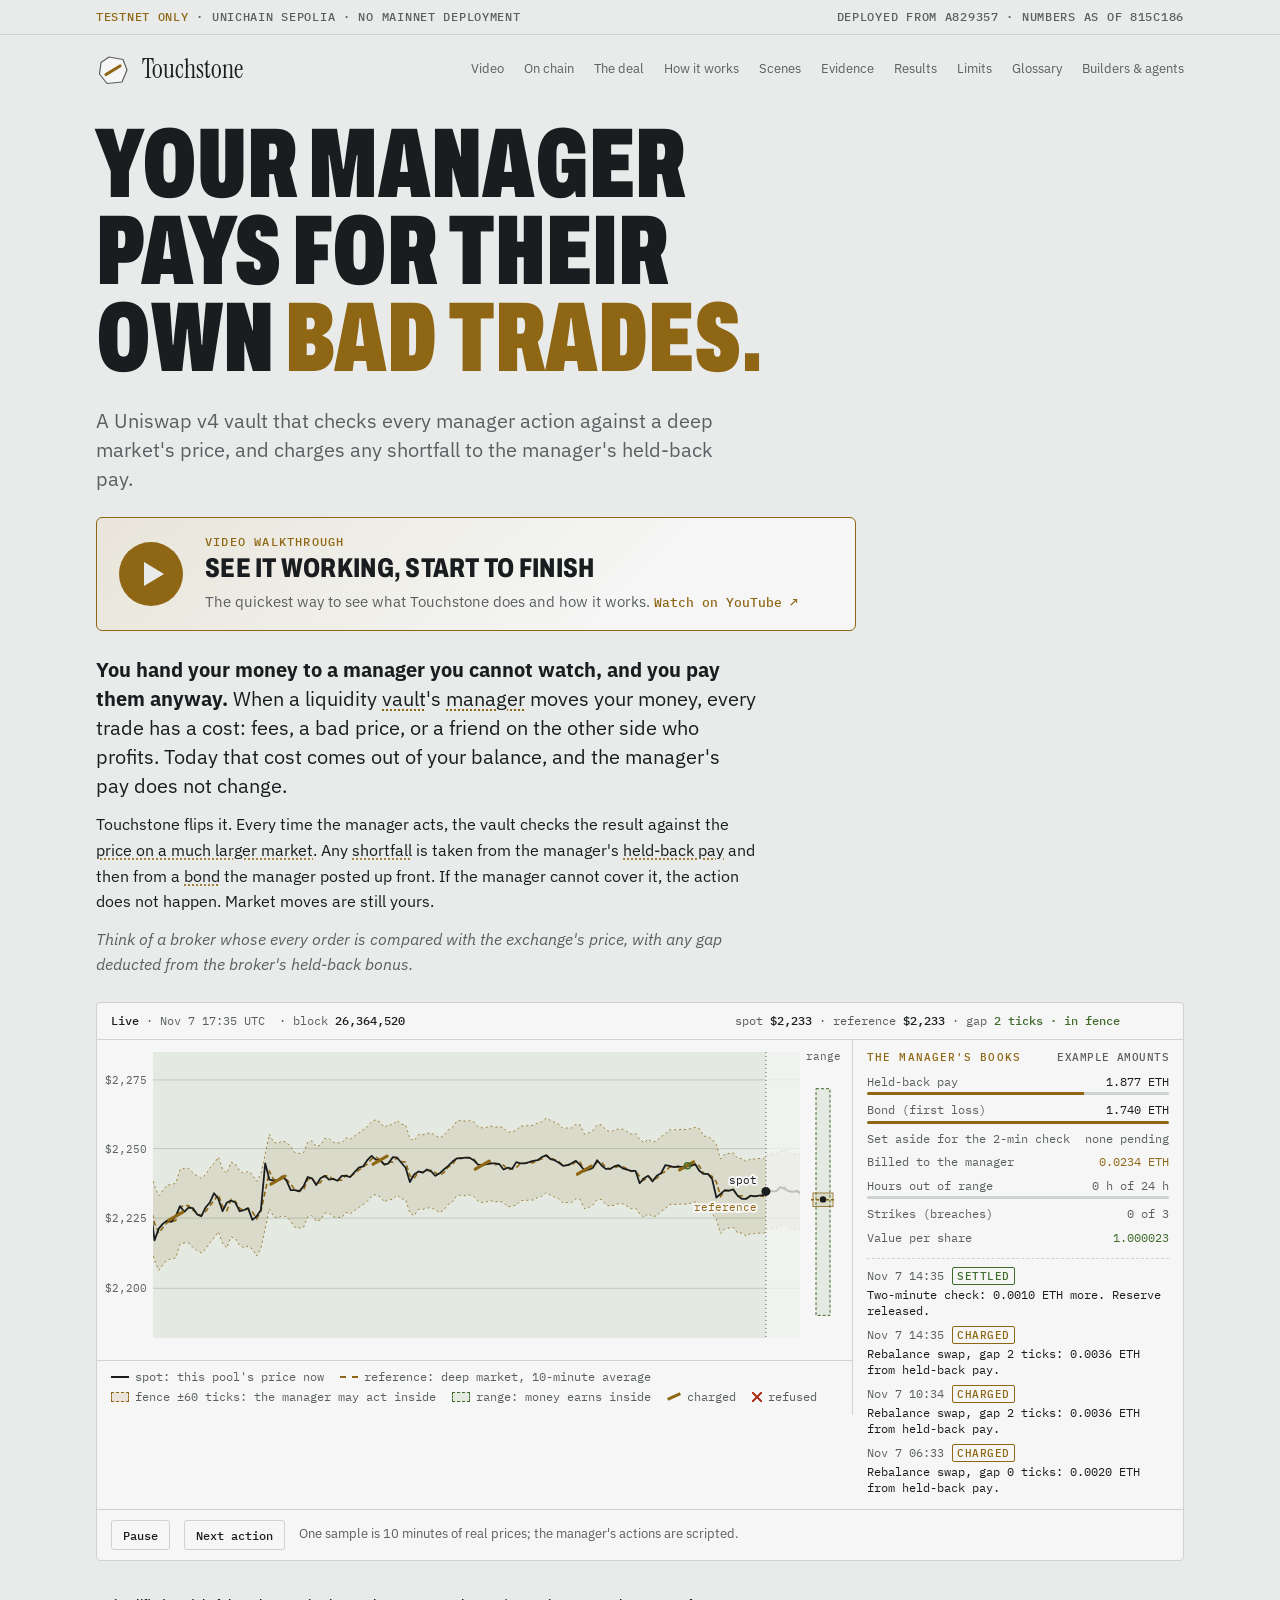
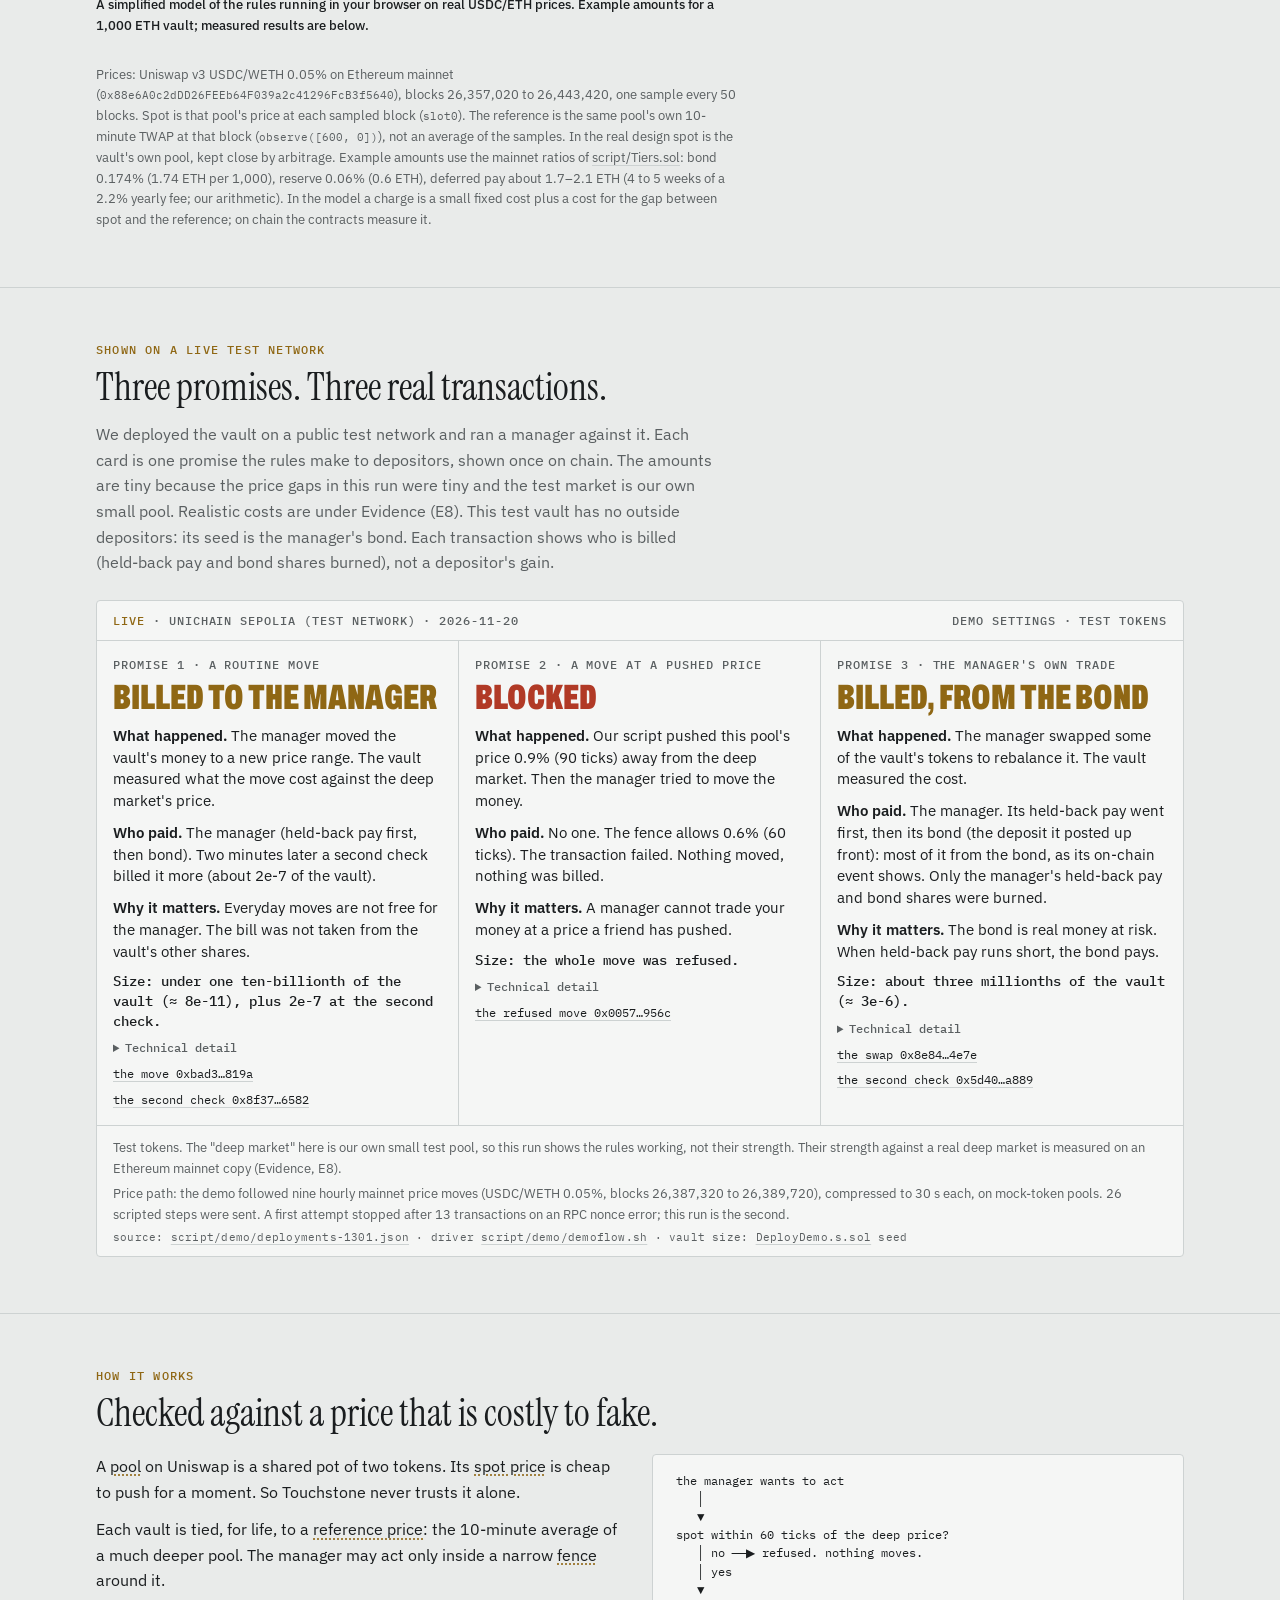
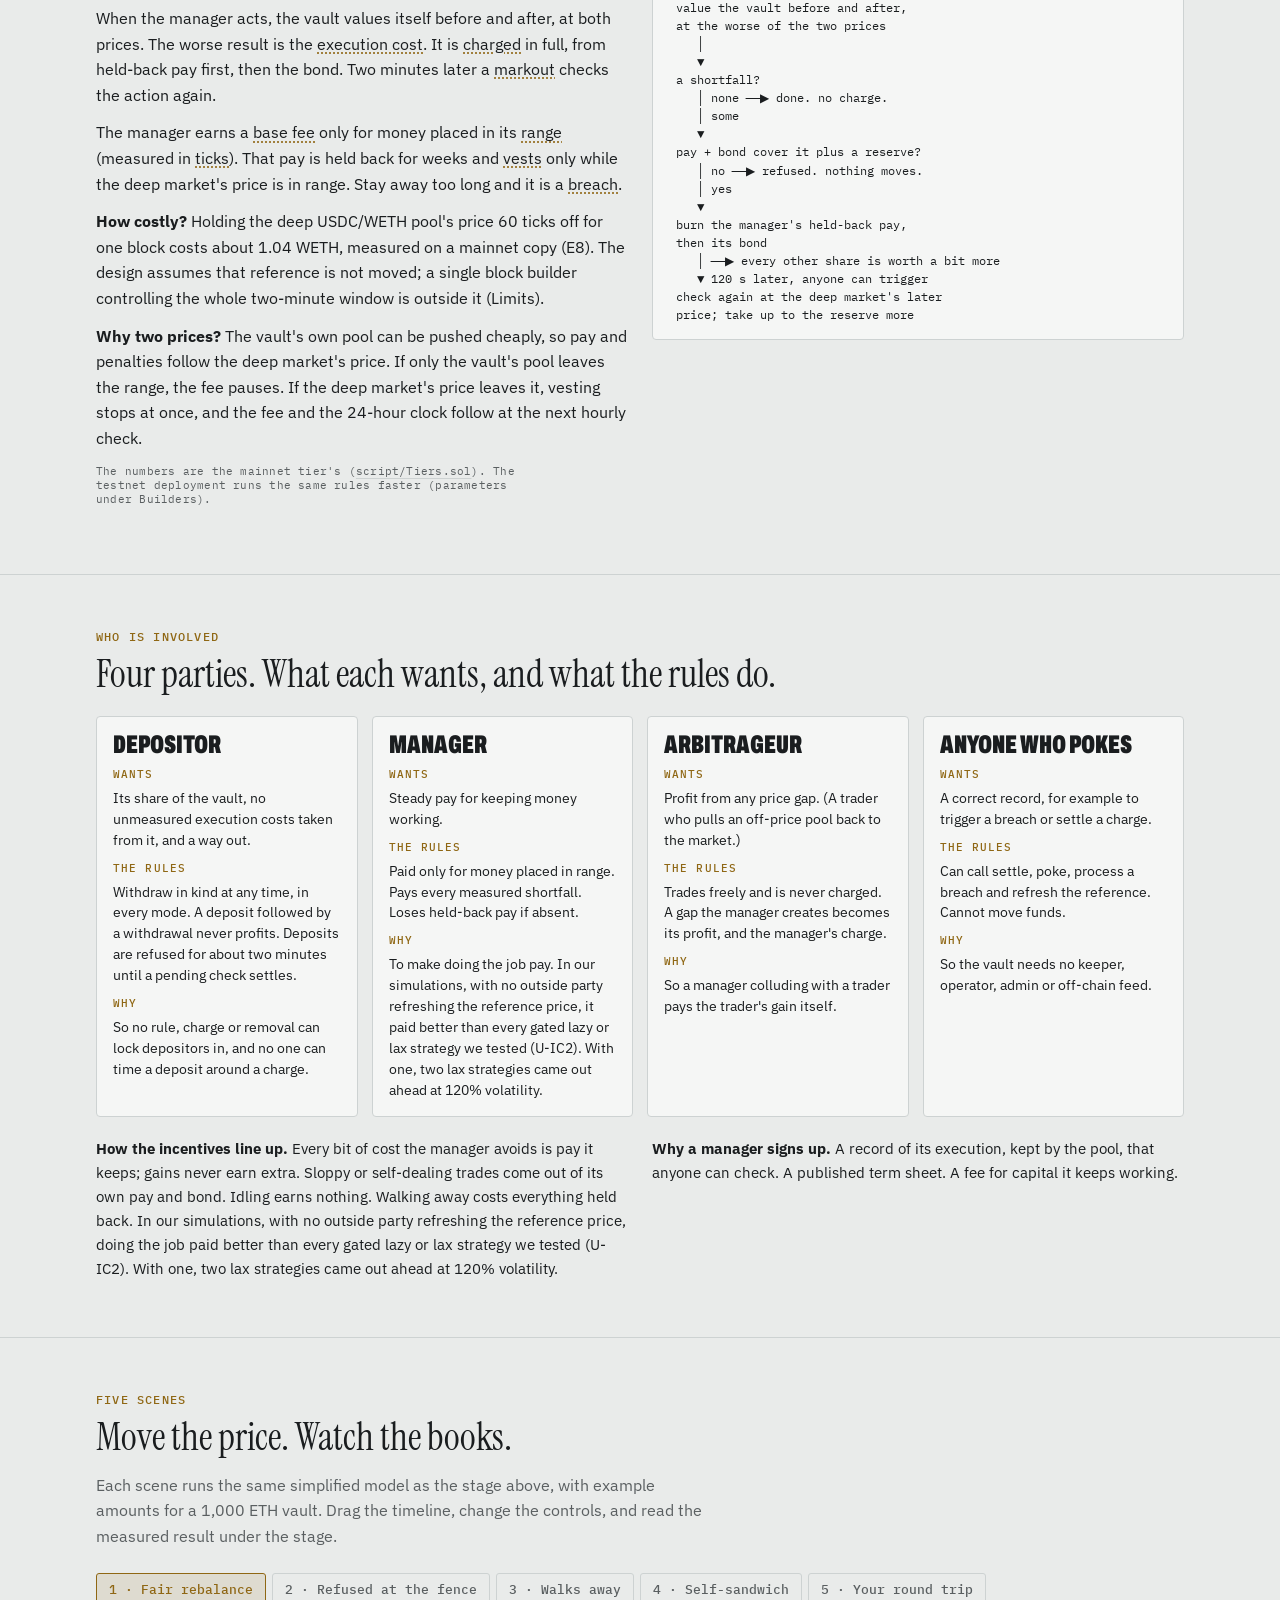
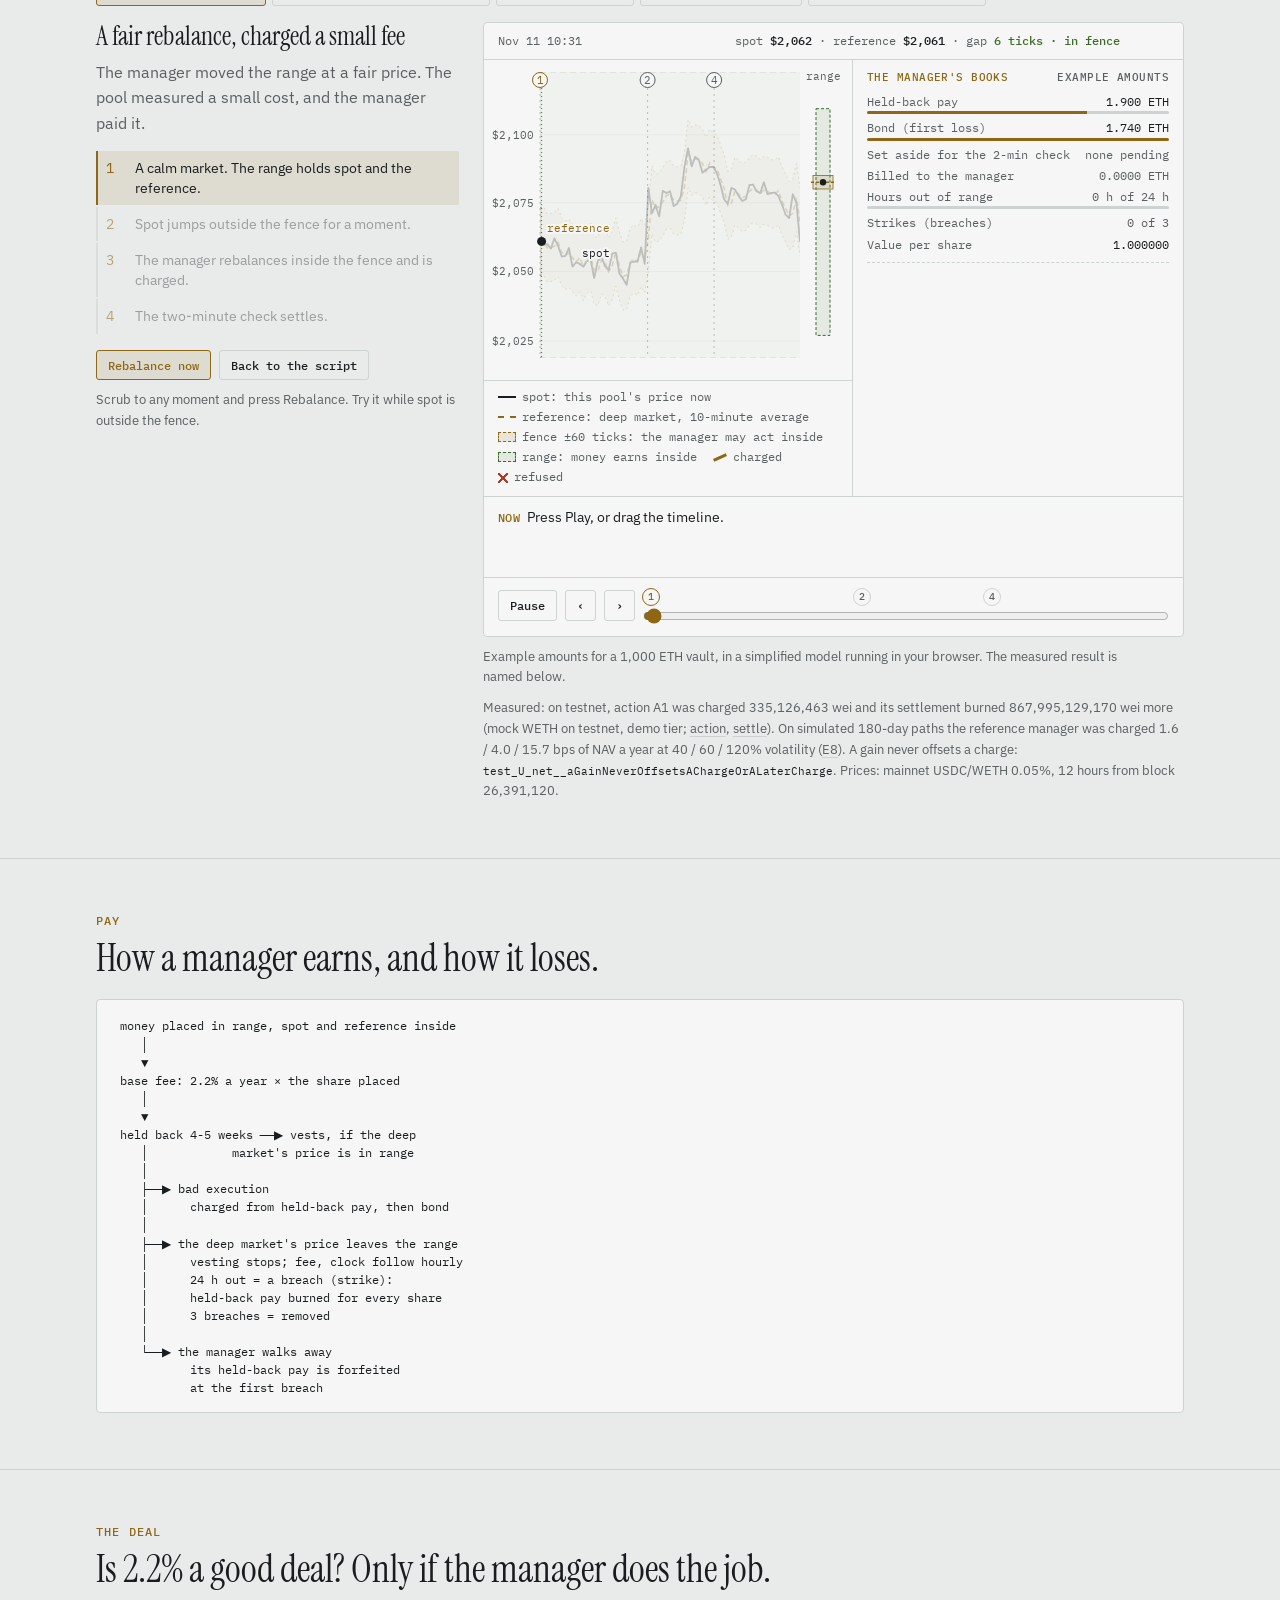
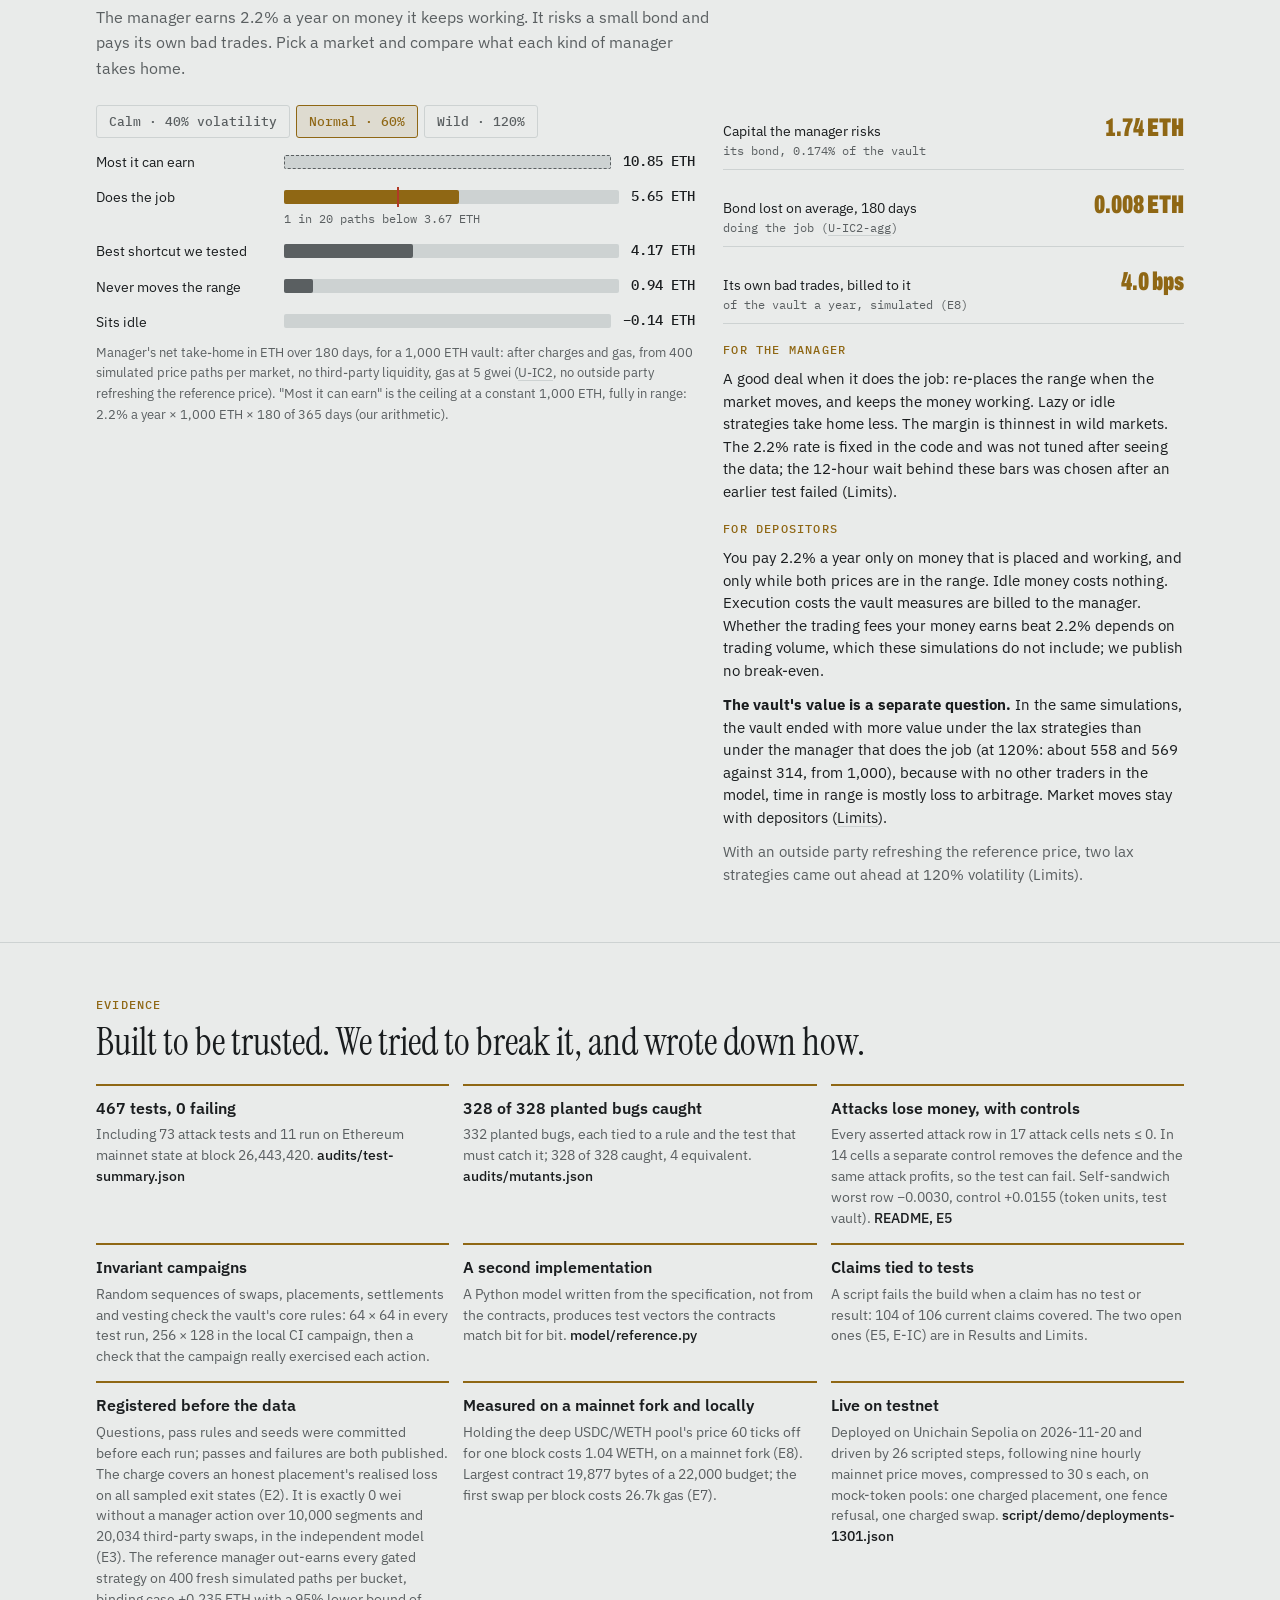
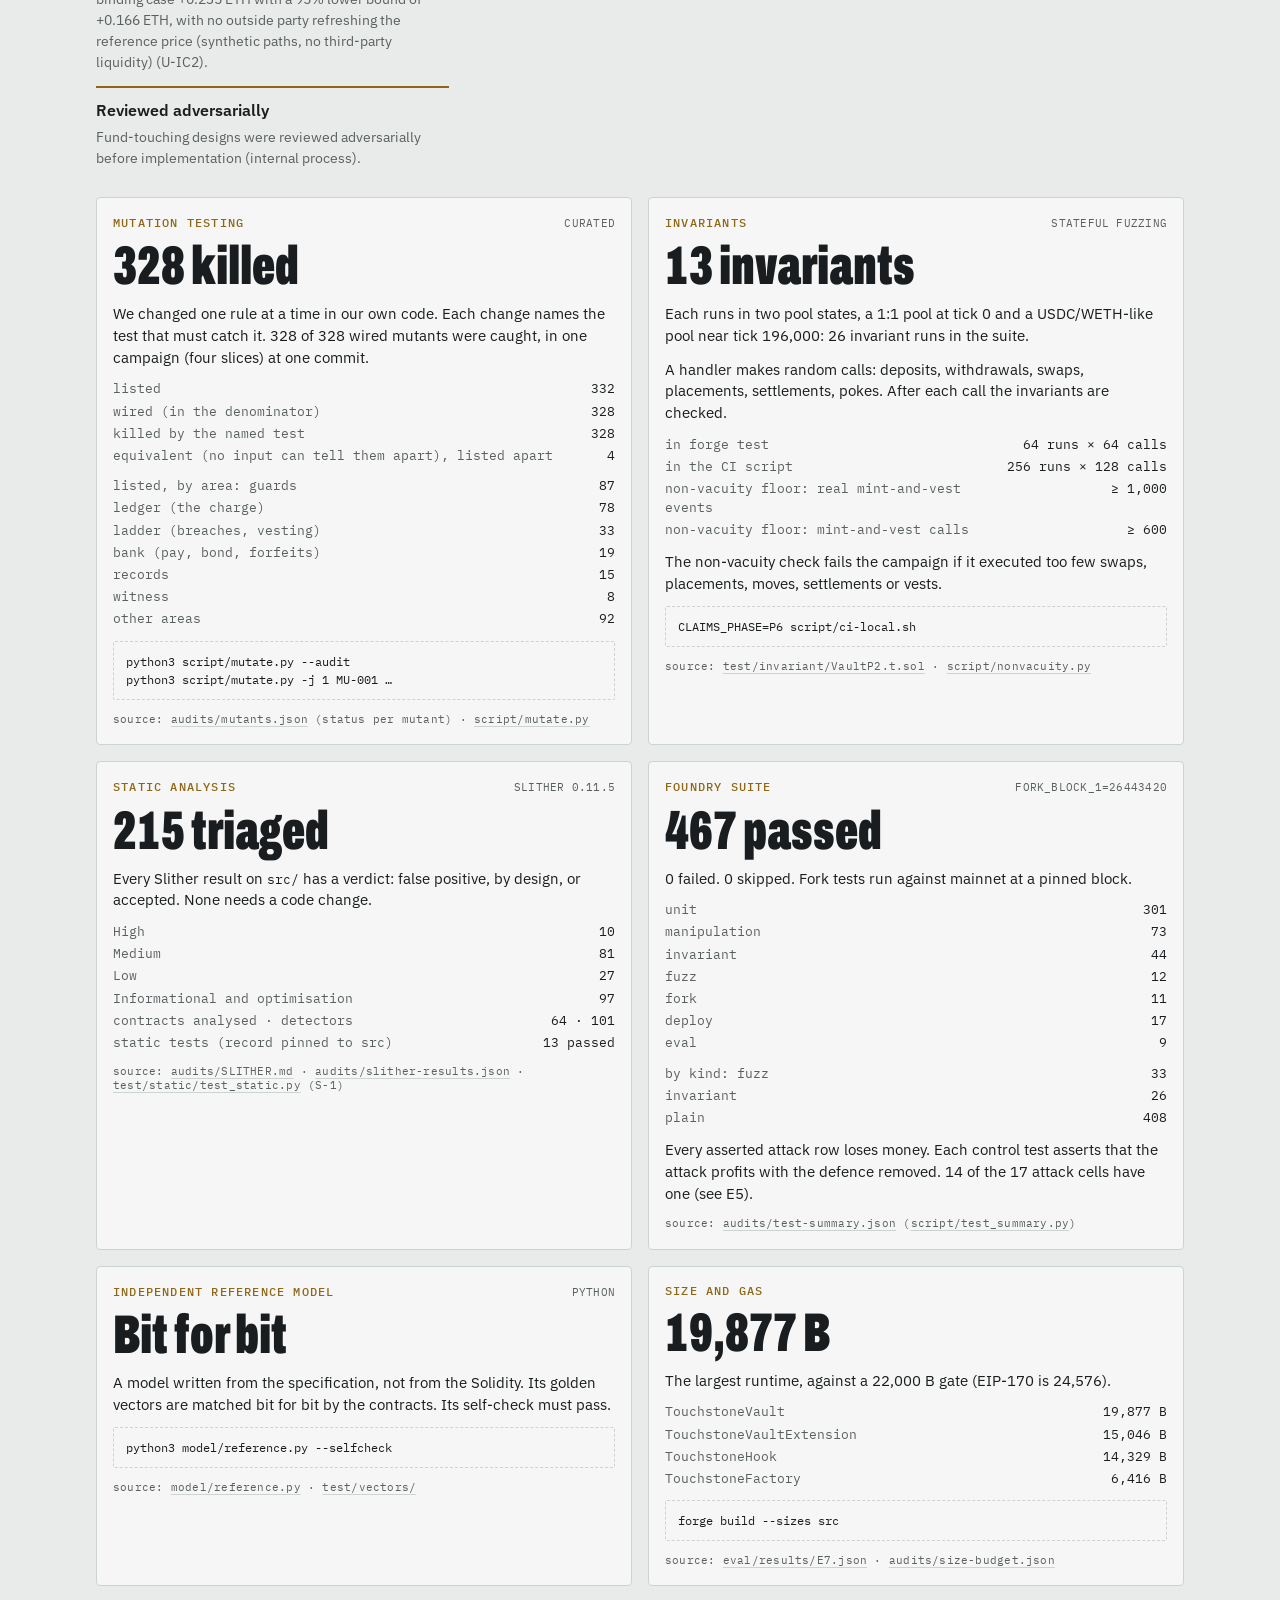
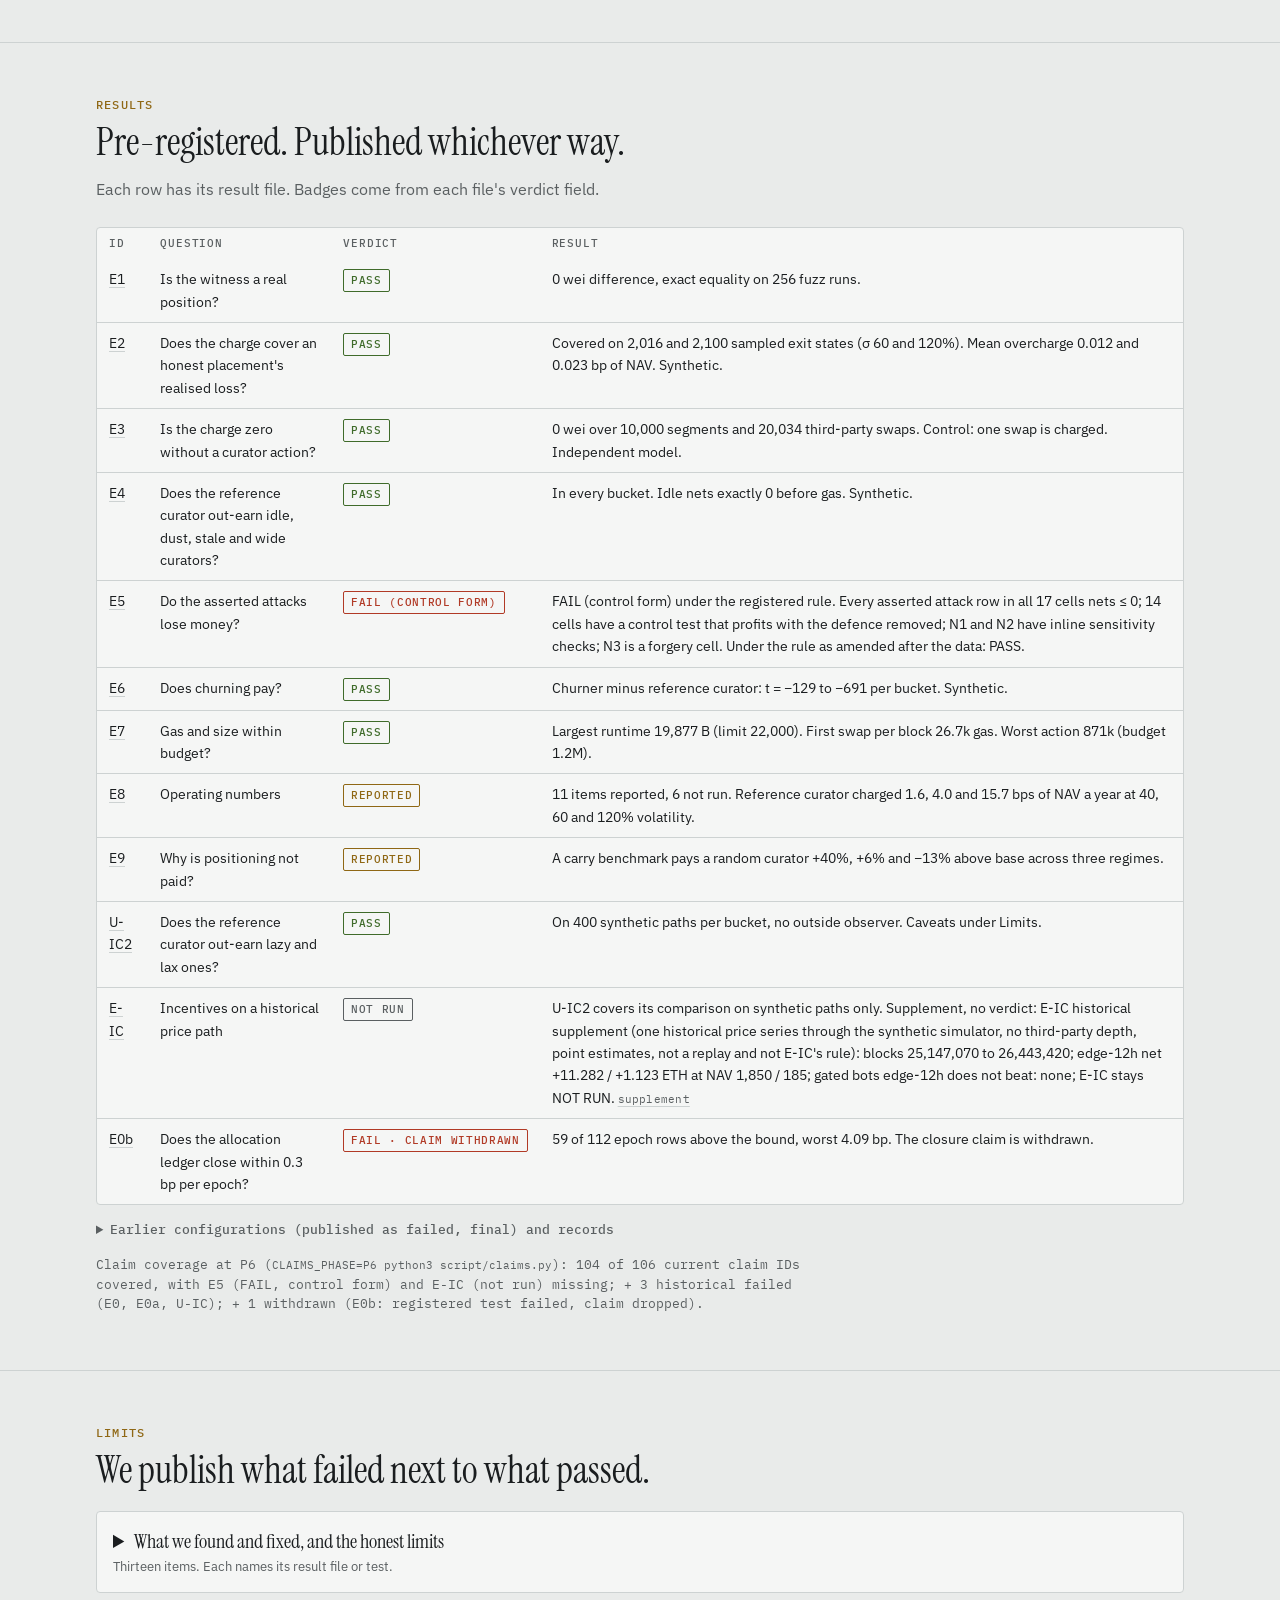
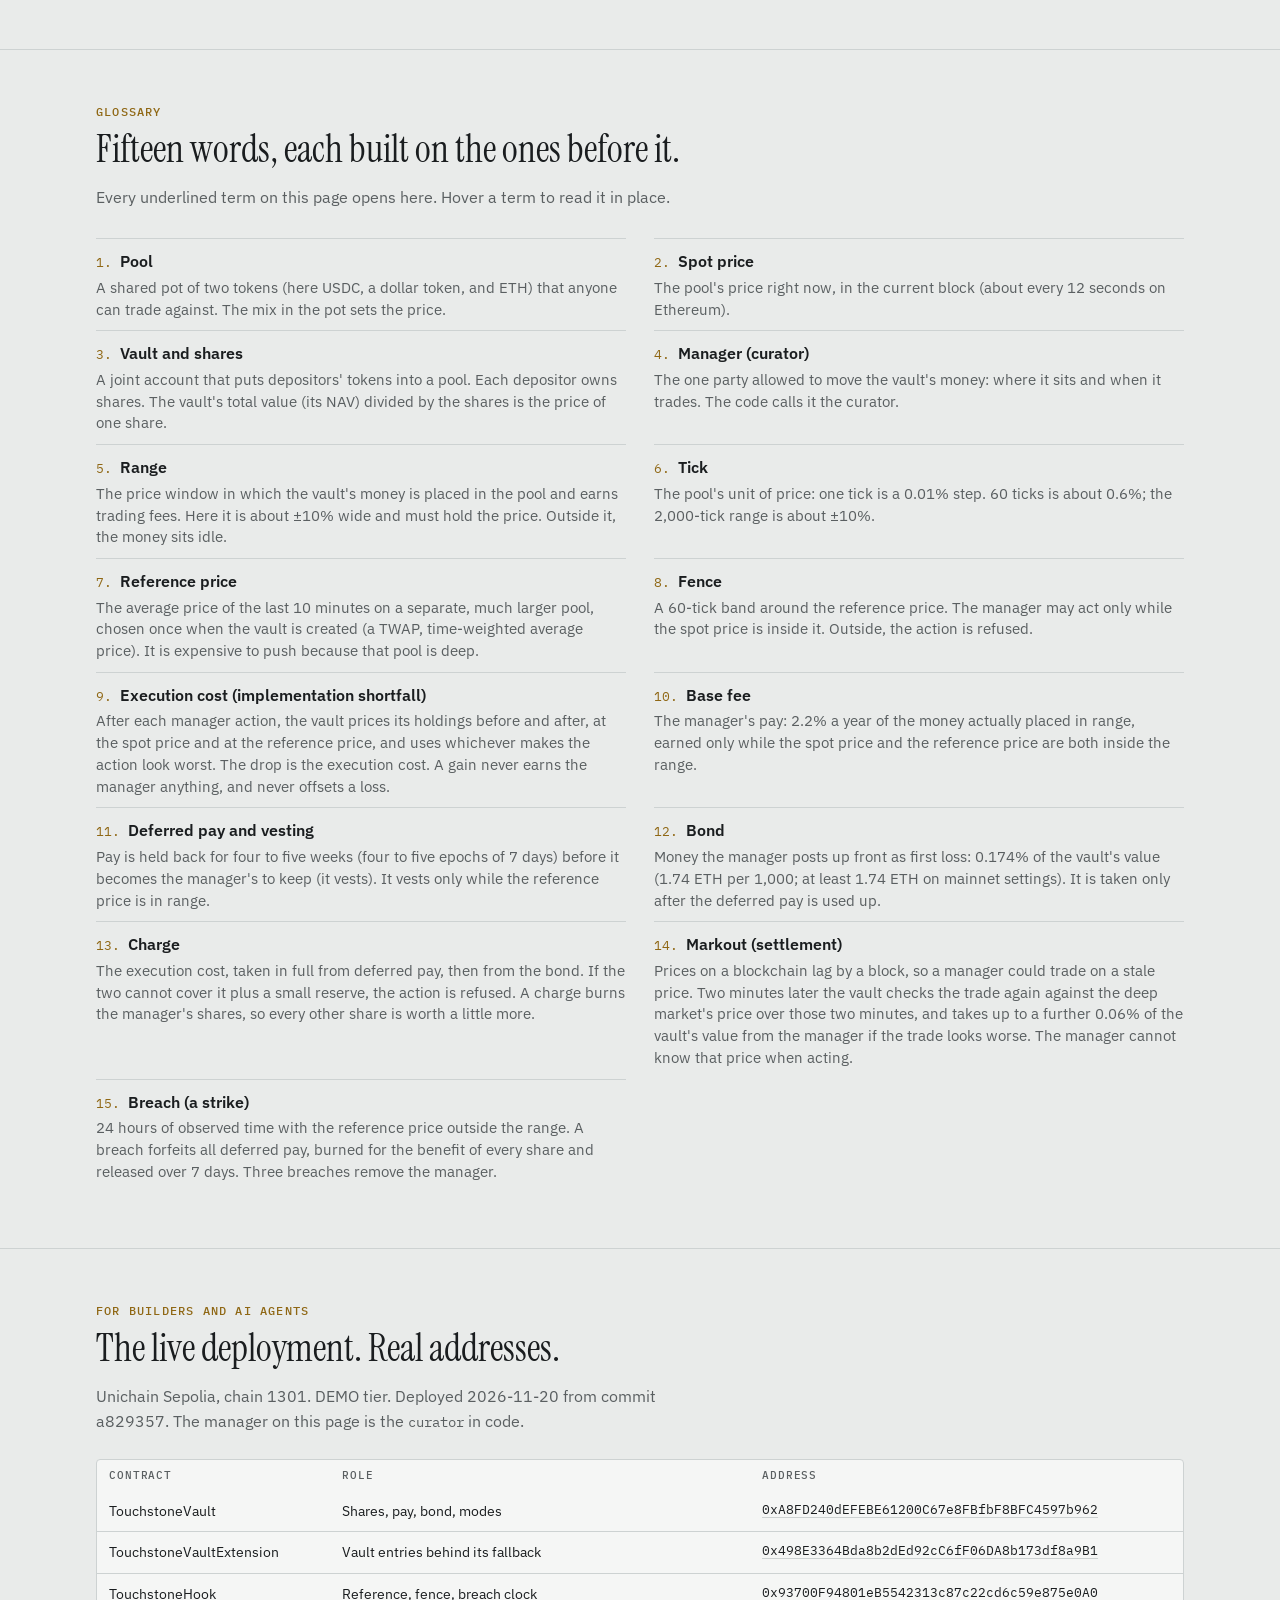
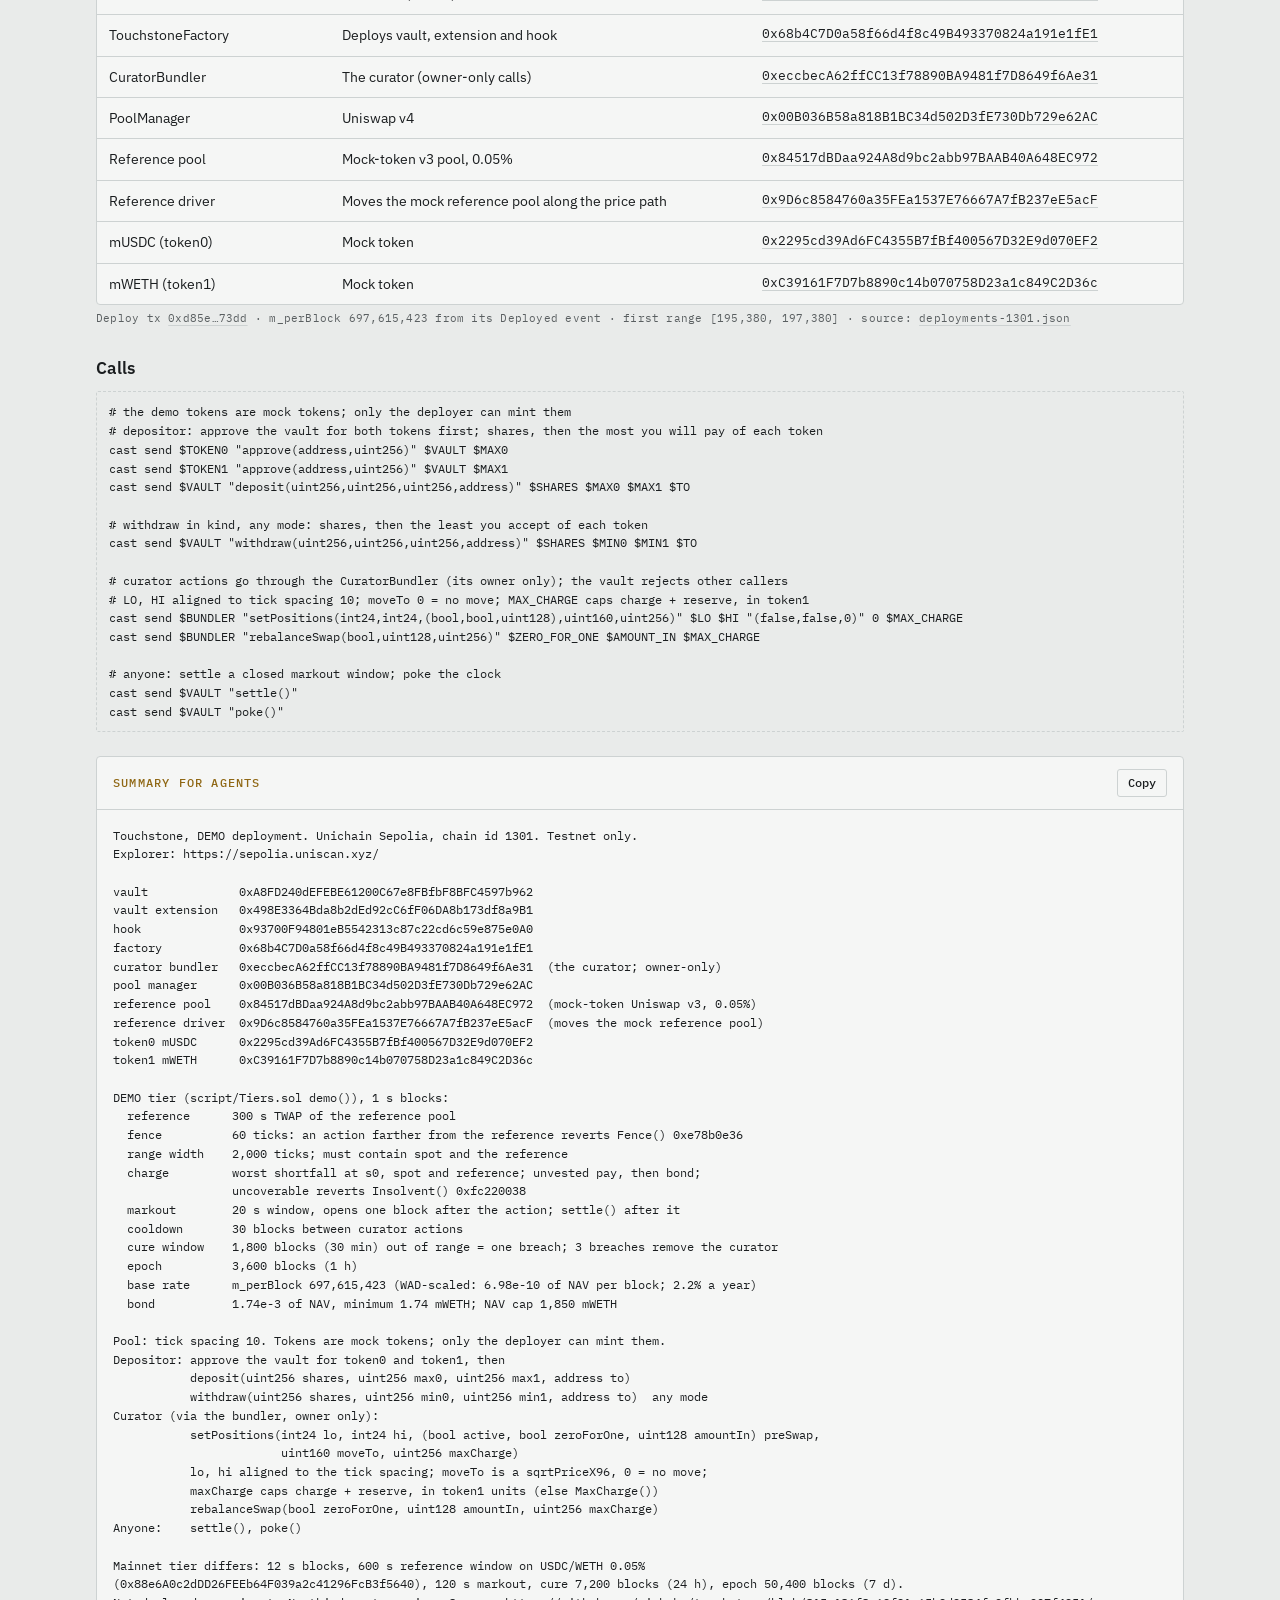
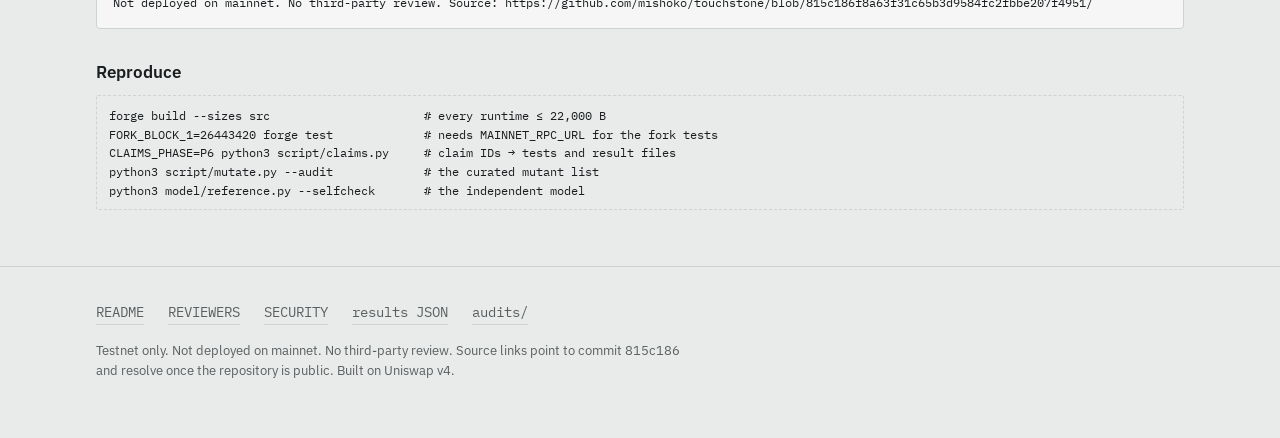
<file: frontend/artifact/index.html>
<!doctype html>
<html lang="en">
<head>
<meta charset="utf-8">
<meta name="viewport" content="width=device-width, initial-scale=1, viewport-fit=cover">
<title>Touchstone</title>
<meta name="claude:viewport-fit-sides" content="cover">
<meta name="description" content="Touchstone is a Uniswap v4 vault that bills its manager for its own bad trades: every manager action is checked against a deep market's price, and any shortfall is charged to the manager's held-back pay.">
<link rel="preconnect" href="https://fonts.googleapis.com">
<link rel="preconnect" href="https://fonts.gstatic.com" crossorigin>
<link rel="stylesheet" href="https://fonts.googleapis.com/css2?family=Archivo:wdth,wght@62..125,500..900&family=Instrument+Serif:ital@0;1&family=IBM+Plex+Sans:wght@400;500;600&family=IBM+Plex+Mono:wght@400;500&display=swap">
<style>
:root {
  --stone: #141618; --stone-2: #1b1e21; --rule: #2b3034;
  --ink: #ebe7dd; --ink-2: #9c9a93;
  --gold: #d6aa4a; --gold-dim: rgba(214,170,74,.14);
  --red: #d4583f; --red-dim: rgba(212,88,63,.12);
  --green: #8fb07a;
  --f-cond: "Archivo", "Arial Narrow", "Helvetica Neue", Impact, sans-serif;
  --f-display: "Instrument Serif", "Iowan Old Style", Georgia, serif;
  --f-body: "IBM Plex Sans", system-ui, -apple-system, "Segoe UI", sans-serif;
  --f-mono: "IBM Plex Mono", ui-monospace, "SF Mono", Menlo, monospace;
  --step--1: .8125rem; --step-0: 1rem; --step-1: 1.25rem;
  --step-2: clamp(1.75rem, 1.3rem + 2vw, 2.4rem);
  color-scheme: dark;
}
@media (prefers-color-scheme: light) {
  :root:not([data-theme="dark"]) {
    --stone: #e9ebea; --stone-2: #f5f6f5; --rule: #cdd2d2; --ink: #1a1d1f; --ink-2: #5a5f61;
    --gold: #8f6714; --gold-dim: rgba(143,103,20,.12); --red: #b13a26; --red-dim: rgba(177,58,38,.1);
    --green: #3f6b2a; color-scheme: light;
  }
}
:root[data-theme="light"] {
  --stone: #e9ebea; --stone-2: #f5f6f5; --rule: #cdd2d2; --ink: #1a1d1f; --ink-2: #5a5f61;
  --gold: #8f6714; --gold-dim: rgba(143,103,20,.12); --red: #b13a26; --red-dim: rgba(177,58,38,.1);
  --green: #3f6b2a; color-scheme: light;
}
* { box-sizing: border-box; }
html { -webkit-text-size-adjust: 100%; }
body { margin: 0; background: var(--stone); color: var(--ink); font: 400 var(--step-0)/1.6 var(--f-body); overflow-x: hidden; }
a { color: inherit; text-decoration-color: var(--rule); text-underline-offset: 3px; }
a:hover { text-decoration-color: var(--gold); }
a:focus-visible, button:focus-visible, summary:focus-visible { outline: 2px solid var(--gold); outline-offset: 3px; border-radius: 2px; }
.wrap { max-width: 1120px; margin: 0 auto; padding-left: max(16px, env(safe-area-inset-left, 0px)); padding-right: max(16px, env(safe-area-inset-right, 0px)); }
.mono, code { font-family: var(--f-mono); }
code { font-size: .875em; overflow-wrap: anywhere; }
.src { font: 400 .6875rem/1.3 var(--f-mono); color: var(--ink-2); letter-spacing: .02em; }
.src a { color: var(--ink-2); }
.num { font-variant-numeric: tabular-nums; }

.banner { border-bottom: 1px solid var(--rule); font: 500 .75rem/1.3 var(--f-mono); letter-spacing: .06em; text-transform: uppercase; color: var(--ink-2); }
.banner .wrap { display: flex; justify-content: space-between; gap: 6px 16px; padding-block: 9px; flex-wrap: wrap; }
.banner b { color: var(--gold); font-weight: 500; }

.top .wrap { display: flex; align-items: center; justify-content: space-between; padding-block: 18px; gap: 16px; flex-wrap: wrap; }
.brand { display: flex; align-items: center; gap: 12px; text-decoration: none; }
.brand span { font: 400 1.6rem/1 var(--f-display); }
.top nav { display: flex; gap: 6px 20px; flex-wrap: wrap; font-size: var(--step--1); color: var(--ink-2); }
.top nav a { text-decoration: none; }
.top nav a:hover { color: var(--ink); }

.hero .wrap { padding-block: 16px 56px; display: grid; gap: 24px; }
.hero h1 { margin: 0; font: 900 clamp(2.7rem, 8vw, 6.2rem)/.88 var(--f-cond); font-stretch: 62%; text-transform: uppercase; max-width: 15ch; text-wrap: balance; }
.hero h1 em { font-style: normal; color: var(--gold); }
.lede { margin: 0; max-width: 52ch; color: var(--ink-2); font-size: var(--step-1); line-height: 1.45; }
.lede b { color: var(--ink); font-weight: 500; }
.watch { display: grid; grid-template-columns: auto 1fr; align-items: center; gap: 18px 22px; max-width: 760px; padding: 18px 22px; border: 1px solid var(--gold); border-radius: 6px; background: linear-gradient(135deg, var(--gold-dim), transparent 70%), var(--stone-2); text-decoration: none; color: var(--ink); transition: transform .15s ease, box-shadow .15s ease; }
.watch:hover { transform: translateY(-2px); box-shadow: 0 10px 28px -14px var(--gold); }
.watch .play { width: 64px; height: 64px; border-radius: 50%; background: var(--gold); display: grid; place-items: center; box-shadow: 0 0 0 0 var(--gold-dim); animation: watch-pulse 2.4s ease-out 3; }
.watch .play::before { content: ""; margin-left: 5px; border-style: solid; border-width: 12px 0 12px 20px; border-color: transparent transparent transparent var(--stone); }
.watch .eyebrow { display: block; margin: 0 0 6px; }
.sr-only { position: absolute; width: 1px; height: 1px; padding: 0; margin: -1px; overflow: hidden; clip: rect(0,0,0,0); white-space: nowrap; border: 0; }
.watch strong { display: block; font: 800 clamp(1.25rem, 1rem + 1.2vw, 1.7rem)/1.1 var(--f-cond); font-stretch: 75%; text-transform: uppercase; letter-spacing: .01em; }
.watch .sub { display: block; margin-top: 6px; color: var(--ink-2); font-size: .95rem; line-height: 1.45; }
.watch .go { color: var(--gold); font: 500 .8rem/1 var(--f-mono); white-space: nowrap; }
@keyframes watch-pulse { 0% { box-shadow: 0 0 0 0 var(--gold-dim); } 70% { box-shadow: 0 0 0 16px rgba(0,0,0,0); } 100% { box-shadow: 0 0 0 0 rgba(0,0,0,0); } }
@media (prefers-reduced-motion: reduce) { .watch, .watch .play { animation: none; transition: none; } .watch:hover { transform: none; } }
@media (max-width: 480px) { .watch { grid-template-columns: 1fr; justify-items: start; padding: 16px; } .watch .play { width: 52px; height: 52px; } }

.onchain { border: 1px solid var(--rule); background: var(--stone-2); border-radius: 4px; }
.onchain-h { display: flex; justify-content: space-between; gap: 8px 16px; flex-wrap: wrap; padding: 12px 16px; border-bottom: 1px solid var(--rule); font: 500 .75rem/1.3 var(--f-mono); letter-spacing: .08em; text-transform: uppercase; color: var(--ink-2); }
.onchain-h b { color: var(--gold); font-weight: 500; }
.cards { display: grid; grid-template-columns: repeat(3, minmax(0, 1fr)); }
@media (max-width: 860px) { .cards { grid-template-columns: minmax(0, 1fr); } }
.card { padding: 18px 16px; border-right: 1px solid var(--rule); display: grid; gap: 10px; align-content: start; min-width: 0; }
.card:last-child { border-right: 0; }
@media (max-width: 860px) { .card { border-right: 0; border-bottom: 1px solid var(--rule); } .card:last-child { border-bottom: 0; } }
.card .k { font: 500 .75rem/1 var(--f-mono); letter-spacing: .08em; text-transform: uppercase; color: var(--ink-2); }
.card .v { font: 900 2.2rem/.95 var(--f-cond); font-stretch: 62%; text-transform: uppercase; color: var(--gold); }
.card.rev .v { color: var(--red); }
.card p { margin: 0; font-size: .9375rem; line-height: 1.45; }
.card .amt { font: 500 .875rem/1.4 var(--f-mono); font-variant-numeric: tabular-nums; overflow-wrap: anywhere; }
.card .tx { font: 400 .75rem/1.3 var(--f-mono); overflow-wrap: anywhere; }
.onchain-f { padding: 12px 16px; border-top: 1px solid var(--rule); font-size: var(--step--1); color: var(--ink-2); display: grid; gap: 4px; }

section.block { border-top: 1px solid var(--rule); }
section.block > .wrap { padding-block: 56px; }
.eyebrow { margin: 0 0 10px; font: 500 .75rem/1 var(--f-mono); letter-spacing: .1em; text-transform: uppercase; color: var(--gold); }
h2.sec { margin: 0 0 20px; font: 400 var(--step-2)/1.1 var(--f-display); text-wrap: balance; }
h3.sub { margin: 32px 0 12px; font: 600 1.0625rem/1.3 var(--f-body); }
.sec-lede { margin: -6px 0 24px; color: var(--ink-2); max-width: 62ch; }

.flow { list-style: none; margin: 0; padding: 0; display: grid; grid-template-columns: repeat(5, minmax(0, 1fr)); border: 1px solid var(--rule); border-radius: 4px; background: var(--stone-2); counter-reset: f; }
@media (max-width: 980px) { .flow { grid-template-columns: minmax(0, 1fr); } }
.flow li { counter-increment: f; padding: 16px 14px; border-right: 1px solid var(--rule); display: grid; gap: 8px; align-content: start; min-width: 0; }
.flow li:last-child { border-right: 0; }
@media (max-width: 980px) { .flow li { border-right: 0; border-bottom: 1px solid var(--rule); } .flow li:last-child { border-bottom: 0; } }
.flow li::before { content: counter(f); font: 900 1.9rem/.9 var(--f-cond); font-stretch: 62%; color: var(--gold); }
.flow h4 { margin: 0; font: 600 1rem/1.3 var(--f-body); }
.flow p { margin: 0; font-size: .9375rem; line-height: 1.45; color: var(--ink-2); }

.bands { display: grid; grid-template-columns: minmax(0, 1.1fr) minmax(0, 1fr); gap: 24px; align-items: start; margin-top: 28px; }
@media (max-width: 860px) { .bands { grid-template-columns: minmax(0, 1fr); } }
@media (max-width: 600px) { .bands figure { display: none; } }
.bands figure { margin: 0; border: 1px solid var(--rule); background: var(--stone-2); border-radius: 4px; padding: 12px; min-width: 0; }
.bands svg { display: block; width: 100%; height: auto; }
.bands svg text { font: 400 12px var(--f-mono); }
.bands figcaption { font-size: var(--step--1); color: var(--ink-2); padding-top: 8px; }

.tscroll { overflow-x: auto; border: 1px solid var(--rule); border-radius: 4px; background: var(--stone-2); }
table { width: 100%; border-collapse: collapse; font-size: .875rem; }
th, td { padding: 9px 12px; text-align: left; border-bottom: 1px solid var(--rule); vertical-align: top; }
tr:last-child > * { border-bottom: 0; }
thead th { font: 500 .6875rem/1.2 var(--f-mono); letter-spacing: .08em; text-transform: uppercase; color: var(--ink-2); }
td.n, th.n { font-family: var(--f-mono); font-variant-numeric: tabular-nums; white-space: nowrap; }
.params { min-width: 640px; }
.results { min-width: 720px; }
.contracts { min-width: 640px; }
.contracts td:last-child, .contracts td.addr { font-family: var(--f-mono); font-size: .8125rem; overflow-wrap: anywhere; }

.tabs { display: flex; flex-wrap: wrap; gap: 6px; margin-bottom: 12px; }
.tab { font: 500 .8125rem/1 var(--f-mono); padding: 9px 12px; border-radius: 3px; cursor: pointer; border: 1px solid var(--rule); background: transparent; color: var(--ink-2); }
.tab:hover { color: var(--ink); }
.tab[aria-selected="true"] { border-color: var(--gold); color: var(--gold); background: var(--gold-dim); }
.panel[hidden] { display: none; }
.panel { border: 1px solid var(--rule); background: var(--stone-2); border-radius: 4px; display: grid; grid-template-columns: minmax(0, 1.35fr) minmax(0, 1fr); }
@media (max-width: 900px) { .panel { grid-template-columns: minmax(0, 1fr); } }
.panel pre { margin: 0; padding: 16px; overflow-x: auto; font: 400 .78rem/1.45 var(--f-mono); color: var(--ink); border-right: 1px solid var(--rule); min-width: 0; }
@media (max-width: 900px) { .panel pre { border-right: 0; border-bottom: 1px solid var(--rule); } }
.panel .side { padding: 16px; display: grid; gap: 10px; align-content: start; min-width: 0; }
.panel .side h4 { margin: 0; font: 900 1.6rem/.95 var(--f-cond); font-stretch: 62%; text-transform: uppercase; }
.panel ul { margin: 0; padding-left: 18px; display: grid; gap: 6px; font-size: .9375rem; line-height: 1.45; }
.tier-note { font-size: var(--step--1); color: var(--ink-2); margin: 0; }

.two { display: grid; grid-template-columns: minmax(0, 1fr) minmax(0, 1fr); gap: 24px; }
@media (max-width: 860px) { .two { grid-template-columns: minmax(0, 1fr); } }
.col h3 { margin: 0 0 12px; font: 500 .75rem/1 var(--f-mono); letter-spacing: .1em; text-transform: uppercase; }
.col.good h3 { color: var(--gold); } .col.lim h3 { color: var(--red); }
.items { list-style: none; margin: 0; padding: 0; display: grid; }
.items li { padding: 12px 0; border-bottom: 1px solid var(--rule); display: grid; gap: 4px; font-size: .9375rem; line-height: 1.45; }
.items li strong { font-weight: 600; }
.col.good .items li { border-left: 2px solid var(--gold); padding-left: 12px; }
.col.lim .items li { border-left: 2px solid var(--red); padding-left: 12px; }

.badge { display: inline-block; font: 500 .6875rem/1 var(--f-mono); letter-spacing: .06em; text-transform: uppercase; padding: 5px 7px; border-radius: 2px; border: 1px solid currentColor; white-space: nowrap; }
.b-pass { color: var(--green); } .b-fail { color: var(--red); } .b-rep { color: var(--gold); } .b-nr, .b-none { color: var(--ink-2); }
details.hist { margin-top: 16px; }
details.hist summary { cursor: pointer; font: 500 .8125rem/1.4 var(--f-mono); color: var(--ink-2); }
.countline { margin: 16px 0 0; font: 400 .8125rem/1.5 var(--f-mono); color: var(--ink-2); max-width: 90ch; }

.ev { display: grid; grid-template-columns: repeat(2, minmax(0, 1fr)); gap: 16px; }
@media (max-width: 860px) { .ev { grid-template-columns: minmax(0, 1fr); } }
.evc { border: 1px solid var(--rule); background: var(--stone-2); border-radius: 4px; padding: 18px 16px; display: grid; gap: 12px; align-content: start; min-width: 0; }
.evc h3 { margin: 0; display: flex; justify-content: space-between; gap: 8px; align-items: baseline; font: 500 .75rem/1 var(--f-mono); letter-spacing: .1em; text-transform: uppercase; color: var(--gold); }
.evc .big { font: 900 clamp(2.4rem, 5vw, 3.4rem)/.9 var(--f-cond); font-stretch: 62%; font-variant-numeric: tabular-nums; }
.evc p { margin: 0; font-size: .9375rem; line-height: 1.45; }
.evc dl { margin: 0; display: grid; grid-template-columns: minmax(0, 1fr) auto; gap: 4px 12px; font: 400 .8125rem/1.4 var(--f-mono); }
.evc dt { color: var(--ink-2); min-width: 0; }
.evc dd { margin: 0; text-align: right; font-variant-numeric: tabular-nums; }
.evc pre, .agent pre, .cmd { margin: 0; padding: 10px 12px; border: 1px dashed var(--rule); border-radius: 2px; overflow-x: auto; font: 400 .78rem/1.5 var(--f-mono); }

.agent { margin-top: 24px; border: 1px solid var(--rule); background: var(--stone-2); border-radius: 4px; }
.agent-h { display: flex; justify-content: space-between; align-items: center; gap: 12px; padding: 12px 16px; border-bottom: 1px solid var(--rule); flex-wrap: wrap; }
.agent-h span { font: 500 .75rem/1 var(--f-mono); letter-spacing: .1em; text-transform: uppercase; color: var(--gold); }
.agent pre { border: 0; padding: 16px; white-space: pre; }
.copy { font: 500 .75rem/1 var(--f-mono); padding: 7px 10px; border-radius: 3px; cursor: pointer; border: 1px solid var(--rule); background: transparent; color: var(--ink); }
.copy:hover { border-color: var(--gold); color: var(--gold); }
.calls { display: grid; gap: 12px; }

footer { border-top: 1px solid var(--rule); }
footer .wrap { padding-block: 36px 56px; display: grid; gap: 16px; }
.flinks { display: flex; flex-wrap: wrap; gap: 10px 24px; font: 400 .875rem/1.3 var(--f-mono); }
.flinks a { text-decoration: none; color: var(--ink-2); border-bottom: 1px solid var(--rule); padding-bottom: 2px; }
.flinks a:hover { color: var(--gold); border-color: var(--gold); }
.fine { margin: 0; color: var(--ink-2); font-size: var(--step--1); max-width: 76ch; }
@media (prefers-reduced-motion: reduce) { * { transition: none !important; animation: none !important; } }
/* ---------- v3 additions: live stage, glossary, cast, scenes, trust cards, limits ---------- */
:root { --green-dim: rgba(143,176,122,.10); --ink-3: rgba(235,231,221,.28); }
@media (prefers-color-scheme: light) { :root:not([data-theme="dark"]) { --green-dim: rgba(63,107,42,.09); --ink-3: rgba(26,29,31,.25); } }
:root[data-theme="light"] { --green-dim: rgba(63,107,42,.09); --ink-3: rgba(26,29,31,.25); }
.hero h1 { max-width: 17ch; }
.story { display: grid; gap: 12px; max-width: 66ch; }
.story p { margin: 0; }
.story p:first-child { font-size: var(--step-1); line-height: 1.45; }
.story .ana { color: var(--ink-2); font-style: italic; }
a.term { text-decoration-style: dotted; text-decoration-color: var(--gold); }
.stage { border: 1px solid var(--rule); background: var(--stone-2); border-radius: 4px; min-width: 0; }
.stage-h { display: flex; flex-wrap: wrap; gap: 6px 18px; align-items: center; justify-content: space-between; padding: 10px 14px; border-bottom: 1px solid var(--rule); font: 400 .75rem/1.3 var(--f-mono); color: var(--ink-2); }
.stage-h b { color: var(--ink); font-weight: 500; font-variant-numeric: tabular-nums; }
.stage-h b[id$="-spot"], .stage-h b[id$="-ref"] { display: inline-block; min-width: 6ch; }
.stage-h b[id$="-gap"] { display: inline-block; min-width: 25ch; }
.stage-h #h-blk { display: inline-block; min-width: 10ch; }
.stage-h #h-time, .stage-h #scn-time { display: inline-block; min-width: 16ch; }
.legend { display: flex; flex-wrap: wrap; gap: 4px 16px; padding: 8px 14px 10px; border-top: 1px solid var(--rule); font: 400 .72rem/1.4 var(--f-mono); color: var(--ink-2); }
.legend span { display: inline-flex; align-items: center; gap: 6px; }
.legend i { display: inline-block; width: 18px; height: 0; border-top: 2px solid var(--ink); }
.legend i.r { border-top: 2px dashed var(--gold); }
.legend i.f { height: 10px; border: 1px dashed var(--gold); background: var(--gold-dim); }
.legend i.g { height: 10px; border: 1px dashed var(--green); background: var(--green-dim); }
.legend i.x { width: 10px; height: 10px; border: 0; background: linear-gradient(45deg, transparent 42%, var(--red) 42% 58%, transparent 58%), linear-gradient(-45deg, transparent 42%, var(--red) 42% 58%, transparent 58%); }
.legend i.c { width: 14px; height: 0; border-top: 3px solid var(--gold); transform: rotate(-25deg); }
.stage-h .in { color: var(--green); } .stage-h .out { color: var(--red); }
.stage-body { display: grid; grid-template-columns: minmax(0, 1fr) minmax(0, 330px); align-items: start; }
@media (max-width: 900px) { .stage-body { grid-template-columns: minmax(0, 1fr); } }
.chart { min-width: 0; border-right: 1px solid var(--rule); }
@media (max-width: 900px) { .chart { border-right: 0; border-bottom: 1px solid var(--rule); } }
.chart svg { display: block; width: 100%; height: 300px; }
@media (max-width: 600px) { .chart svg { height: 250px; } }
.chart svg text { font-family: var(--f-mono); font-size: 11px; }
.chart svg .chm.past circle { stroke: var(--gold); } .chart svg .chm.past text { fill: var(--gold); }
.chart svg .lbl { paint-order: stroke; stroke: var(--stone-2); stroke-width: 4px; stroke-linejoin: round; }
.ledger { padding: 12px 14px; display: grid; gap: 10px; align-content: start; min-width: 0; }
.ledger h3 { margin: 0; font: 500 .6875rem/1 var(--f-mono); letter-spacing: .1em; text-transform: uppercase; color: var(--gold); display: flex; justify-content: space-between; gap: 8px; }
.ledger h3 span { color: var(--ink-2); letter-spacing: .04em; }
.lrows { margin: 0; display: grid; gap: 5px; font: 400 .78rem/1.3 var(--f-mono); }
.lrows div { display: grid; grid-template-columns: minmax(0, 1fr) auto; gap: 2px 10px; }
.lrows dt { color: var(--ink-2); min-width: 0; }
.lrows dd { margin: 0; white-space: nowrap; text-align: right; font-variant-numeric: tabular-nums; transition: color .3s; }
.lrows dd.hot { color: var(--gold); } .lrows dd.bad { color: var(--red); } .lrows dd.ok { color: var(--green); } .lrows dd.dim { color: var(--ink-2); }
.lrows .bar { grid-column: 1 / -1; height: 3px; background: var(--rule); border-radius: 2px; overflow: hidden; }
.lrows .bar i { display: block; height: 100%; background: var(--gold); transition: width .35s; }
.log { list-style: none; margin: 0; padding: 8px 0 0; border-top: 1px dashed var(--rule); display: grid; gap: 6px; align-content: start; font: 400 .72rem/1.4 var(--f-mono); min-height: 15em; }
.log li { display: grid; grid-template-columns: auto minmax(0, 1fr); gap: 2px 8px; align-items: baseline; }
.log li span { grid-column: 1 / -1; }
.log li.new span { animation: type .7s steps(28, end) both; }
.log time { color: var(--ink-2); white-space: nowrap; }
.log b { font-weight: 500; font-size: .66rem; letter-spacing: .05em; padding: 1px 4px; border: 1px solid currentColor; border-radius: 2px; }
.log span { min-width: 0; overflow-wrap: anywhere; }
.t-charged b { color: var(--gold); } .t-profit b, .t-refused b, .t-breach b, .t-removed b { color: var(--red); } .t-settled b, .t-ok b { color: var(--green); } .t-info b { color: var(--ink-2); }
@keyframes type { from { clip-path: inset(0 100% 0 0); } to { clip-path: inset(0 0 0 0); } }
.stage-f { padding: 10px 14px; border-top: 1px solid var(--rule); display: flex; flex-wrap: wrap; gap: 8px 14px; align-items: center; font-size: var(--step--1); color: var(--ink-2); }
.btn { font: 500 .78rem/1 var(--f-mono); padding: 8px 11px; border-radius: 3px; cursor: pointer; border: 1px solid var(--rule); background: transparent; color: var(--ink); }
.btn:hover:not(:disabled) { border-color: var(--gold); color: var(--gold); }
.btn:disabled { opacity: .45; cursor: not-allowed; }
.btn.pri { border-color: var(--gold); color: var(--gold); background: var(--gold-dim); }
.cap { margin: 10px 0 0; font-size: var(--step--1); color: var(--ink-2); max-width: 80ch; }
.cap b { color: var(--ink); font-weight: 500; }

.mech { display: grid; grid-template-columns: minmax(0, 1fr) minmax(0, 1fr); gap: 24px; align-items: start; }
@media (max-width: 900px) { .mech { grid-template-columns: minmax(0, 1fr); } }
.mech p { margin: 0 0 12px; max-width: 60ch; }
pre.ascii { margin: 0; padding: 16px; overflow-x: auto; font: 400 clamp(.56rem, 2.3vw, .78rem)/1.45 var(--f-mono); border: 1px solid var(--rule); background: var(--stone-2); border-radius: 4px; }
.gloss { margin: 28px 0 0; display: grid; grid-template-columns: repeat(2, minmax(0, 1fr)); gap: 0 28px; counter-reset: g; }
@media (max-width: 760px) { .gloss { grid-template-columns: minmax(0, 1fr); } }
.gloss div { padding: 10px 0; border-top: 1px solid var(--rule); counter-increment: g; scroll-margin-top: 16px; }
.gloss div:target { background: var(--gold-dim); }
.gloss dt { font-weight: 600; }
.gloss dt::before { content: counter(g) ". "; color: var(--gold); font-family: var(--f-mono); font-weight: 400; font-size: .8rem; }
.gloss dd { margin: 2px 0 0; color: var(--ink-2); font-size: .9375rem; line-height: 1.45; }

.cast { display: grid; grid-template-columns: repeat(4, minmax(0, 1fr)); gap: 14px; }
@media (max-width: 1000px) { .cast { grid-template-columns: repeat(2, minmax(0, 1fr)); } }
@media (max-width: 600px) { .cast { grid-template-columns: minmax(0, 1fr); } }
.who { border: 1px solid var(--rule); background: var(--stone-2); border-radius: 4px; padding: 16px; display: grid; gap: 8px; align-content: start; min-width: 0; }
.who h3 { margin: 0; font: 900 1.6rem/.95 var(--f-cond); font-stretch: 62%; text-transform: uppercase; }
.who h4 { margin: 4px 0 0; font: 500 .6875rem/1 var(--f-mono); letter-spacing: .1em; text-transform: uppercase; color: var(--gold); }
.who p { margin: 0; font-size: .9rem; line-height: 1.45; }
.lineup { margin: 20px 0 0; display: grid; grid-template-columns: minmax(0, 1fr) minmax(0, 1fr); gap: 24px; }
@media (max-width: 760px) { .lineup { grid-template-columns: minmax(0, 1fr); } }
.lineup p { margin: 0; font-size: .9375rem; }

.scn { display: grid; grid-template-columns: minmax(0, .75fr) minmax(0, 1.45fr); gap: 24px; align-items: start; }
@media (max-width: 1000px) { .scn { grid-template-columns: minmax(0, 1fr); } }
.scn-stage { position: sticky; top: 12px; }
@media (max-width: 1000px) { .scn-stage { position: static; order: -1; } }
.pick { display: flex; flex-wrap: wrap; gap: 6px; margin-bottom: 16px; }
.scn-text h3 { margin: 0 0 8px; font: 400 1.6rem/1.15 var(--f-display); }
.scn-text .lead { margin: 0 0 14px; color: var(--ink-2); }
.chap { list-style: none; margin: 0 0 16px; padding: 0; display: grid; gap: 2px; counter-reset: c; }
.chap li { counter-increment: c; }
.chap button { width: 100%; text-align: left; display: grid; grid-template-columns: 1.6em minmax(0, 1fr); gap: 6px; padding: 7px 8px; border: 0; border-left: 2px solid var(--rule); background: transparent; color: var(--ink-2); font: 400 .9rem/1.4 var(--f-body); cursor: pointer; opacity: .55; transition: opacity .25s; }
.chap button::before { content: counter(c); font-family: var(--f-mono); color: var(--gold); }
.chap button.past { opacity: .8; }
.chap button.cur { opacity: 1; color: var(--ink); border-left-color: var(--gold); background: var(--gold-dim); }
.ctl { display: grid; gap: 10px; margin-bottom: 14px; }
.ctl label { display: grid; gap: 4px; font: 400 .8rem/1.3 var(--f-mono); color: var(--ink-2); }
.ctl input[type=range] { width: 100%; accent-color: var(--gold); }
.ctl .row { display: flex; flex-wrap: wrap; gap: 8px; align-items: center; }
.ctl .rule { font-size: var(--step--1); color: var(--ink-2); margin: 0; }
.note { margin: 0; padding: 10px 14px; border-top: 1px solid var(--rule); font-size: .9rem; line-height: 1.45; min-height: 5.6em; }
.note b { color: var(--gold); font-weight: 500; font-family: var(--f-mono); font-size: .75rem; letter-spacing: .06em; text-transform: uppercase; margin-right: 6px; }
.scrub { padding: 10px 14px 12px; border-top: 1px solid var(--rule); display: grid; gap: 6px; }
.scrub-row { display: flex; gap: 8px; align-items: center; }
.scrub-row input { flex: 1; min-width: 0; accent-color: var(--gold); }
.track { flex: 1; min-width: 0; display: grid; gap: 2px; }
.track input { width: 100%; margin: 0; accent-color: var(--gold); }
.ticks { position: relative; height: 18px; margin: 0 8px; }
@media (max-width: 600px) { .ticks { display: none; } }
.ticks button { position: absolute; top: 0; transform: translateX(-50%); width: 18px; height: 18px; border-radius: 50%; border: 1px solid var(--rule); background: var(--stone-2); color: var(--ink-2); font: 500 .62rem/1 var(--f-mono); cursor: pointer; padding: 0; }
.ticks button.past { border-color: var(--gold); color: var(--gold); }
.scn-src { margin: 10px 0 0; font-size: var(--step--1); color: var(--ink-2); }
.scn-src code { color: var(--ink); }

.trust { display: grid; grid-template-columns: repeat(3, minmax(0, 1fr)); gap: 14px; margin-bottom: 28px; }
@media (max-width: 1000px) { .trust { grid-template-columns: repeat(2, minmax(0, 1fr)); } }
@media (max-width: 600px) { .trust { grid-template-columns: minmax(0, 1fr); } }
.tc { border-top: 2px solid var(--gold); padding: 12px 0 0; display: grid; gap: 6px; align-content: start; min-width: 0; }
.tc h3 { margin: 0; font: 600 1rem/1.3 var(--f-body); }
.tc p { margin: 0; font-size: .9rem; line-height: 1.45; color: var(--ink-2); }
.tc p b { color: var(--ink); font-weight: 500; }

details.lim { border: 1px solid var(--rule); background: var(--stone-2); border-radius: 4px; }
.card p b { color: var(--ink); font-weight: 600; }
.card .v { overflow-wrap: anywhere; }
details.tech summary { cursor: pointer; font: 500 .72rem/1.3 var(--f-mono); color: var(--ink-2); }
details.tech .amt { display: block; margin-top: 6px; color: var(--ink-2); }
.deal { display: grid; grid-template-columns: minmax(0, 1.3fr) minmax(0, 1fr); gap: 28px; align-items: start; }
@media (max-width: 900px) { .deal { grid-template-columns: minmax(0, 1fr); } }
.bars { display: grid; gap: 12px; margin: 6px 0 4px; }
.bar-r { display: grid; grid-template-columns: minmax(0, 11rem) minmax(0, 1fr) auto; gap: 4px 12px; align-items: center; }
@media (max-width: 600px) { .bar-r { grid-template-columns: minmax(0, 1fr) auto; } .bar-r .bt { grid-column: 1 / -1; grid-row: 2; } }
.bar-r .bl { font-size: .9rem; }
.bar-r b { font: 500 .85rem/1 var(--f-mono); font-variant-numeric: tabular-nums; white-space: nowrap; }
.bar-r small { grid-column: 1 / -1; font: 400 .72rem/1.3 var(--f-mono); color: var(--ink-2); }
@media (min-width: 601px) { .bar-r small { grid-column: 2 / -1; } }
.bt { position: relative; height: 14px; background: var(--rule); border-radius: 2px; }
.bt i { position: absolute; left: 0; top: 0; bottom: 0; background: var(--ink-2); border-radius: 2px; transition: width .45s ease; }
.bar-r.job .bt i { background: var(--gold); } .bar-r.max .bt i { background: transparent; border: 1px dashed var(--ink-2); }
.bt em { position: absolute; top: -3px; bottom: -3px; width: 2px; background: var(--red); transition: left .45s ease; }
.deal-r { display: grid; gap: 12px; align-content: start; }
.deal-r h3 { margin: 8px 0 0; font: 500 .75rem/1 var(--f-mono); letter-spacing: .1em; text-transform: uppercase; color: var(--gold); }
.deal-r p { margin: 0; font-size: .9375rem; line-height: 1.5; }
.dk { display: grid; grid-template-columns: minmax(0, 1fr) auto; gap: 2px 12px; padding: 10px 0; border-bottom: 1px solid var(--rule); align-items: baseline; }
.dk span { font-size: .9rem; } .dk b { font: 900 1.6rem/1 var(--f-cond); font-stretch: 62%; color: var(--gold); font-variant-numeric: tabular-nums; }
.dk small { grid-column: 1 / -1; font: 400 .72rem/1.3 var(--f-mono); color: var(--ink-2); }
.log b { justify-self: start; }
@media (min-width: 601px) { .chart svg { height: 320px; } }
details.lim > summary { cursor: pointer; padding: 16px; font: 400 var(--step-1)/1.3 var(--f-display); list-style-position: inside; }
details.lim > summary span { display: block; font: 400 var(--step--1)/1.4 var(--f-body); color: var(--ink-2); margin-top: 4px; }
details.lim .items { padding: 0 16px 16px; }
details.lim .items li { border-left: 2px solid var(--red); padding-left: 12px; }
details.lim .items li.fixed { border-left-color: var(--gold); }
</style>
</head>
<body>

<div class="banner" role="note">
  <div class="wrap"><span><b>Testnet only</b> · Unichain Sepolia · no mainnet deployment</span><span>deployed from a829357 · numbers as of 815c186</span></div>
</div>

<header class="top">
  <div class="wrap">
    <a class="brand" href="#top" aria-label="Touchstone">
      <svg width="34" height="34" viewBox="0 0 34 34" aria-hidden="true">
        <path d="M5 9.5 L13 4 L27 6.5 L31 17 L26 29 L11 30.5 L3.5 21 Z" fill="var(--stone-2)" stroke="var(--ink-2)" stroke-width="1.2" stroke-linejoin="round"/>
        <path d="M10 21.5 L24 13" stroke="var(--gold)" stroke-width="3.2" stroke-linecap="round"/>
      </svg>
      <span>Touchstone</span>
    </a>
    <nav aria-label="Sections">
      <a href="#video">Video</a>
      <a href="#onchain">On chain</a>
      <a href="#deal">The deal</a>
      <a href="#how">How it works</a>
      <a href="#scenes">Scenes</a>
      <a href="#evidence">Evidence</a>
      <a href="#results">Results</a>
      <a href="#limits">Limits</a>
      <a href="#glossary">Glossary</a>
      <a href="#builders">Builders &amp; agents</a>
    </nav>
  </div>
</header>

<main id="top">
<section class="hero" aria-labelledby="hero-h">
  <div class="wrap">
    <h1 id="hero-h">Your manager pays for their own <em>bad trades.</em></h1>
    <p class="lede">A Uniswap v4 vault that checks every manager action against a deep market's price, and charges any shortfall to the manager's held-back pay.</p>
    <a class="watch" id="video" href="https://youtu.be/mxlrBo-dVpo" target="_blank" rel="noopener">
      <span class="play" aria-hidden="true"></span>
      <span>
        <span class="eyebrow">Video walkthrough</span>
        <strong>See it working, start to finish</strong>
        <span class="sub">The quickest way to see what Touchstone does and how it works. <span class="go">Watch on YouTube ↗<span class="sr-only"> (opens in a new tab)</span></span></span>
      </span>
    </a>
    <div class="story">
      <p><b>You hand your money to a manager you cannot watch, and you pay them anyway.</b> When a liquidity <a class="term" href="#g-vault">vault</a>'s <a class="term" href="#g-manager">manager</a> moves your money, every trade has a cost: fees, a bad price, or a friend on the other side who profits. Today that cost comes out of your balance, and the manager's pay does not change.</p>
      <p>Touchstone flips it. Every time the manager acts, the vault checks the result against the <a class="term" href="#g-reference">price on a much larger market</a>. Any <a class="term" href="#g-cost">shortfall</a> is taken from the manager's <a class="term" href="#g-deferred">held-back pay</a> and then from a <a class="term" href="#g-bond">bond</a> the manager posted up front. If the manager cannot cover it, the action does not happen. Market moves are still yours.</p>
      <p class="ana">Think of a broker whose every order is compared with the exchange's price, with any gap deducted from the broker's held-back bonus.</p>
    </div>

    <div class="stage" id="hero-stage" aria-labelledby="hero-stage-h">
      <div class="stage-h">
        <span id="hero-stage-h"><b>Live</b> · <span id="h-time">—</span> · block <b id="h-blk">—</b></span>
        <span>spot <b id="h-spot">—</b> · reference <b id="h-ref">—</b> · gap <b id="h-gap">—</b></span>
      </div>
      <div class="stage-body">
        <div class="chart"><svg id="h-svg" role="img" aria-label="Real USDC/ETH spot price, its 10-minute reference average trailing it, the 60-tick fence band around the reference and the vault's range. Manager actions are marked: charged in gold, refused in red."></svg><div class="legend" aria-hidden="true"><span><i></i>spot: this pool's price now</span><span><i class="r"></i>reference: deep market, 10-minute average</span><span><i class="f"></i>fence ±60 ticks: the manager may act inside</span><span><i class="g"></i>range: money earns inside</span><span><i class="c"></i>charged</span><span><i class="x"></i>refused</span></div></div>
        <div class="ledger" aria-live="off">
          <h3>The manager's books <span>example amounts</span></h3>
          <dl class="lrows" id="h-rows"></dl>
          <ol class="log" id="h-log" aria-label="Ledger log"></ol>
        </div>
      </div>
      <div class="stage-f">
        <button class="btn" type="button" id="h-play">Pause</button>
        <button class="btn" type="button" id="h-next">Next action</button>
        <span>One sample is 10 minutes of real prices; the manager's actions are scripted.</span>
      </div>
    </div>
    <p class="cap"><b>A simplified model of the rules running in your browser on real USDC/ETH prices. Example amounts for a 1,000 ETH vault; measured results are below.</b></p>
    <p class="cap" style="margin-top:4px">Prices: Uniswap v3 USDC/WETH 0.05% on Ethereum mainnet (<code>0x88e6A0c2dDD26FEEb64F039a2c41296FcB3f5640</code>), blocks 26,357,020 to 26,443,420, one sample every 50 blocks. Spot is that pool's price at each sampled block (<code>slot0</code>). The reference is the same pool's own 10-minute TWAP at that block (<code>observe([600, 0])</code>), not an average of the samples. In the real design spot is the vault's own pool, kept close by arbitrage. Example amounts use the mainnet ratios of <a href="https://github.com/mishoko/touchstone/blob/815c186f8a63f31c65b3d9584fc2fbbe207f4951/script/Tiers.sol">script/Tiers.sol</a>: bond 0.174% (1.74 ETH per 1,000), reserve 0.06% (0.6 ETH), deferred pay about 1.7–2.1 ETH (4 to 5 weeks of a 2.2% yearly fee; our arithmetic). In the model a charge is a small fixed cost plus a cost for the gap between spot and the reference; on chain the contracts measure it.</p>
  </div>
</section>

<section class="block" id="onchain" aria-labelledby="oc-h">
  <div class="wrap">
    <p class="eyebrow">Shown on a live test network</p>
    <h2 class="sec" id="oc-h">Three promises. Three real transactions.</h2>
    <p class="sec-lede">We deployed the vault on a public test network and ran a manager against it. Each card is one promise the rules make to depositors, shown once on chain. The amounts are tiny because the price gaps in this run were tiny and the test market is our own small pool. Realistic costs are under Evidence (E8). This test vault has no outside depositors: its seed is the manager's bond. Each transaction shows who is billed (held-back pay and bond shares burned), not a depositor's gain.</p>
    <div class="onchain">
      <div class="onchain-h"><span><b>Live</b> · Unichain Sepolia (test network) · 2026-11-20</span><span>demo settings · test tokens</span></div>
      <div class="cards">
        <article class="card">
          <span class="k">Promise 1 · a routine move</span>
          <span class="v">Billed to the manager</span>
          <p><b>What happened.</b> The manager moved the vault's money to a new price range. The vault measured what the move cost against the deep market's price.</p>
          <p><b>Who paid.</b> The manager (held-back pay first, then bond). Two minutes later a second check billed it more (about 2e-7 of the vault).</p>
          <p><b>Why it matters.</b> Everyday moves are not free for the manager. The bill was not taken from the vault's other shares.</p>
          <span class="amt">Size: under one ten-billionth of the vault (≈ 8e-11), plus 2e-7 at the second check.</span>
          <details class="tech"><summary>Technical detail</summary><span class="amt">setPositions · charged 335,126,463 wei = 3.35e-10 mock WETH of a ≈ 4 mock WETH vault · settlement burned 867,995,129,170 wei more (8.7e-7 mock WETH)</span></details>
          <a class="tx" href="https://sepolia.uniscan.xyz/tx/0xbad37998d600c9186d9f74e4cd06045ae28ea81a46fe00d68a9546fdb8ee819a">the move 0xbad3…819a</a>
          <a class="tx" href="https://sepolia.uniscan.xyz/tx/0x8f37d44973a0fde772ecb9f0ead79f50443e768e0c02bb4242e70b3ddbbc6582">the second check 0x8f37…6582</a>
        </article>
        <article class="card rev">
          <span class="k">Promise 2 · a move at a pushed price</span>
          <span class="v">Blocked</span>
          <p><b>What happened.</b> Our script pushed this pool's price 0.9% (90 ticks) away from the deep market. Then the manager tried to move the money.</p>
          <p><b>Who paid.</b> No one. The fence allows 0.6% (60 ticks). The transaction failed. Nothing moved, nothing was billed.</p>
          <p><b>Why it matters.</b> A manager cannot trade your money at a price a friend has pushed.</p>
          <span class="amt">Size: the whole move was refused.</span>
          <details class="tech"><summary>Technical detail</summary><span class="amt">setPositions · status 0 · reverted Fence() 0xe78b0e36</span></details>
          <a class="tx" href="https://sepolia.uniscan.xyz/tx/0x00577c5cdbb55813a72409a021055dc46cf7ff06a439e949674dcc6079b6956c">the refused move 0x0057…956c</a>
        </article>
        <article class="card">
          <span class="k">Promise 3 · the manager's own trade</span>
          <span class="v">Billed, from the bond</span>
          <p><b>What happened.</b> The manager swapped some of the vault's tokens to rebalance it. The vault measured the cost.</p>
          <p><b>Who paid.</b> The manager. Its held-back pay went first, then its bond (the deposit it posted up front): most of it from the bond, as its on-chain event shows. Only the manager's held-back pay and bond shares were burned.</p>
          <p><b>Why it matters.</b> The bond is real money at risk. When held-back pay runs short, the bond pays.</p>
          <span class="amt">Size: about three millionths of the vault (≈ 3e-6).</span>
          <details class="tech"><summary>Technical detail</summary><span class="amt">rebalanceSwap · charged 11,534,237,164,438 wei = 1.15e-5 mock WETH of a ≈ 4 mock WETH vault · who paid: decoded from the vault's Action event (burnedBank, burnedBond)</span></details>
          <a class="tx" href="https://sepolia.uniscan.xyz/tx/0x8e84f336112a64b657ffbc0e16db219c7b1fb7c8ddbd779c52de623715724e7e">the swap 0x8e84…4e7e</a>
          <a class="tx" href="https://sepolia.uniscan.xyz/tx/0x5d40cb170b9564cd7cb4d16e674d47693a07975390d6165dcd15cd5220eba889">the second check 0x5d40…a889</a>
        </article>
      </div>
      <div class="onchain-f">
        <span>Test tokens. The "deep market" here is our own small test pool, so this run shows the rules working, not their strength. Their strength against a real deep market is measured on an Ethereum mainnet copy (Evidence, E8).</span>
        <span>Price path: the demo followed nine hourly mainnet price moves (USDC/WETH 0.05%, blocks 26,387,320 to 26,389,720), compressed to 30 s each, on mock-token pools. 26 scripted steps were sent. A first attempt stopped after 13 transactions on an RPC nonce error; this run is the second.</span>
        <span class="src">source: <a href="https://github.com/mishoko/touchstone/blob/815c186f8a63f31c65b3d9584fc2fbbe207f4951/script/demo/deployments-1301.json">script/demo/deployments-1301.json</a> · driver <a href="https://github.com/mishoko/touchstone/blob/815c186f8a63f31c65b3d9584fc2fbbe207f4951/script/demo/demoflow.sh">script/demo/demoflow.sh</a> · vault size: <a href="https://github.com/mishoko/touchstone/blob/815c186f8a63f31c65b3d9584fc2fbbe207f4951/script/demo/DeployDemo.s.sol">DeployDemo.s.sol</a> seed</span>
      </div>
    </div>
  </div>
</section>

<section class="block" id="how" aria-labelledby="how-h">
  <div class="wrap">
    <p class="eyebrow">How it works</p>
    <h2 class="sec" id="how-h">Checked against a price that is costly to fake.</h2>
    <div class="mech">
      <div>
        <p>A <a class="term" href="#g-pool">pool</a> on Uniswap is a shared pot of two tokens. Its <a class="term" href="#g-spot">spot price</a> is cheap to push for a moment. So Touchstone never trusts it alone.</p>
        <p>Each vault is tied, for life, to a <a class="term" href="#g-reference">reference price</a>: the 10-minute average of a much deeper pool. The manager may act only inside a narrow <a class="term" href="#g-fence">fence</a> around it.</p>
        <p>When the manager acts, the vault values itself before and after, at both prices. The worse result is the <a class="term" href="#g-cost">execution cost</a>. It is <a class="term" href="#g-charge">charged</a> in full, from held-back pay first, then the bond. Two minutes later a <a class="term" href="#g-markout">markout</a> checks the action again.</p>
        <p>The manager earns a <a class="term" href="#g-base">base fee</a> only for money placed in its <a class="term" href="#g-range">range</a> (measured in <a class="term" href="#g-tick">ticks</a>). That pay is held back for weeks and <a class="term" href="#g-deferred">vests</a> only while the deep market's price is in range. Stay away too long and it is a <a class="term" href="#g-breach">breach</a>.</p>
        <p><b>How costly?</b> Holding the deep USDC/WETH pool's price 60 ticks off for one block costs about 1.04 WETH, measured on a mainnet copy (E8). The design assumes that reference is not moved; a single block builder controlling the whole two-minute window is outside it (Limits).</p>
        <p><b>Why two prices?</b> The vault's own pool can be pushed cheaply, so pay and penalties follow the deep market's price. If only the vault's pool leaves the range, the fee pauses. If the deep market's price leaves it, vesting stops at once, and the fee and the 24-hour clock follow at the next hourly check.</p>
        <p class="src">The numbers are the mainnet tier's (<a href="https://github.com/mishoko/touchstone/blob/815c186f8a63f31c65b3d9584fc2fbbe207f4951/script/Tiers.sol">script/Tiers.sol</a>). The testnet deployment runs the same rules faster (parameters under Builders).</p>
      </div>
<pre class="ascii" aria-label="Where the money goes when the manager acts"> the manager wants to act
    │
    ▼
 spot within 60 ticks of the deep price?
    │ no ──▶ refused. nothing moves.
    │ yes
    ▼
 value the vault before and after,
 at the worse of the two prices
    │
    ▼
 a shortfall?
    │ none ──▶ done. no charge.
    │ some
    ▼
 pay + bond cover it plus a reserve?
    │ no ──▶ refused. nothing moves.
    │ yes
    ▼
 burn the manager's held-back pay,
 then its bond
    │ ──▶ every other share is worth a bit more
    ▼ 120 s later, anyone can trigger
 check again at the deep market's later
 price; take up to the reserve more</pre>
    </div>

  </div>
</section>

<section class="block" id="cast" aria-labelledby="cast-h">
  <div class="wrap">
    <p class="eyebrow">Who is involved</p>
    <h2 class="sec" id="cast-h">Four parties. What each wants, and what the rules do.</h2>
    <div class="cast">
      <article class="who">
        <h3>Depositor</h3>
        <h4>Wants</h4><p>Its share of the vault, no unmeasured execution costs taken from it, and a way out.</p>
        <h4>The rules</h4><p>Withdraw in kind at any time, in every mode. A deposit followed by a withdrawal never profits. Deposits are refused for about two minutes until a pending check settles.</p>
        <h4>Why</h4><p>So no rule, charge or removal can lock depositors in, and no one can time a deposit around a charge.</p>
      </article>
      <article class="who">
        <h3>Manager</h3>
        <h4>Wants</h4><p>Steady pay for keeping money working.</p>
        <h4>The rules</h4><p>Paid only for money placed in range. Pays every measured shortfall. Loses held-back pay if absent.</p>
        <h4>Why</h4><p>To make doing the job pay. In our simulations, with no outside party refreshing the reference price, it paid better than every gated lazy or lax strategy we tested (U-IC2). With one, two lax strategies came out ahead at 120% volatility.</p>
      </article>
      <article class="who">
        <h3>Arbitrageur</h3>
        <h4>Wants</h4><p>Profit from any price gap. (A trader who pulls an off-price pool back to the market.)</p>
        <h4>The rules</h4><p>Trades freely and is never charged. A gap the manager creates becomes its profit, and the manager's charge.</p>
        <h4>Why</h4><p>So a manager colluding with a trader pays the trader's gain itself.</p>
      </article>
      <article class="who">
        <h3>Anyone who pokes</h3>
        <h4>Wants</h4><p>A correct record, for example to trigger a breach or settle a charge.</p>
        <h4>The rules</h4><p>Can call settle, poke, process a breach and refresh the reference. Cannot move funds.</p>
        <h4>Why</h4><p>So the vault needs no keeper, operator, admin or off-chain feed.</p>
      </article>
    </div>
    <div class="lineup">
      <p><b>How the incentives line up.</b> Every bit of cost the manager avoids is pay it keeps; gains never earn extra. Sloppy or self-dealing trades come out of its own pay and bond. Idling earns nothing. Walking away costs everything held back. In our simulations, with no outside party refreshing the reference price, doing the job paid better than every gated lazy or lax strategy we tested (U-IC2). With one, two lax strategies came out ahead at 120% volatility.</p>
      <p><b>Why a manager signs up.</b> A record of its execution, kept by the pool, that anyone can check. A published term sheet. A fee for capital it keeps working.</p>
    </div>
  </div>
</section>

<section class="block" id="scenes" aria-labelledby="scn-h">
  <div class="wrap">
    <p class="eyebrow">Five scenes</p>
    <h2 class="sec" id="scn-h">Move the price. Watch the books.</h2>
    <p class="sec-lede">Each scene runs the same simplified model as the stage above, with example amounts for a 1,000 ETH vault. Drag the timeline, change the controls, and read the measured result under the stage.</p>
    <div class="tabs pick" role="tablist" aria-label="Scenes" id="scn-pick"></div>
    <div class="scn">
      <div class="scn-text">
        <h3 id="scn-title">—</h3>
        <p class="lead" id="scn-cap"></p>
        <ol class="chap" id="scn-chap" aria-label="Chapters"></ol>
        <div class="ctl" id="scn-ctl"></div>
      </div>
      <div class="scn-stage">
        <div class="stage" role="tabpanel" id="scn-panel" aria-labelledby="scn-title">
          <div class="stage-h"><span id="scn-time">—</span><span>spot <b id="scn-spot">—</b> · reference <b id="scn-ref">—</b> · <span id="scn-gapk">gap </span><b id="scn-gap">—</b></span></div>
          <div class="stage-body">
            <div class="chart"><svg id="scn-svg" role="img" aria-label="Scene chart"></svg><div class="legend" aria-hidden="true"><span><i></i>spot: this pool's price now</span><span><i class="r"></i>reference: deep market, 10-minute average</span><span><i class="f"></i>fence ±60 ticks: the manager may act inside</span><span><i class="g"></i>range: money earns inside</span><span><i class="c"></i>charged</span><span><i class="x"></i>refused</span></div></div>
            <div class="ledger">
              <h3><span style="color:var(--gold)" id="scn-lh">The books</span> <span>example amounts</span></h3>
              <dl class="lrows" id="scn-rows"></dl>
              <ol class="log" id="scn-log" aria-label="Scene log"></ol>
            </div>
          </div>
          <p class="note" id="scn-note" aria-live="polite"></p>
          <div class="scrub">
            <div class="scrub-row">
              <button class="btn" type="button" id="scn-play">Play</button>
              <button class="btn" type="button" id="scn-prev" aria-label="Previous chapter">‹</button>
              <button class="btn" type="button" id="scn-next" aria-label="Next chapter">›</button>
              <div class="track">
                <div class="ticks" id="scn-ticks"></div>
                <input type="range" id="scn-scrub" min="0" max="100" value="0" aria-label="Scene timeline">
              </div>
            </div>
          </div>
        </div>
        <p class="cap">Example amounts for a 1,000 ETH vault, in a simplified model running in your browser. The measured result is named below.</p>
        <p class="scn-src" id="scn-src"></p>
      </div>
    </div>
  </div>
</section>

<section class="block" id="earn" aria-labelledby="earn-h">
  <div class="wrap">
    <p class="eyebrow">Pay</p>
    <h2 class="sec" id="earn-h">How a manager earns, and how it loses.</h2>
<pre class="ascii" aria-label="How a manager earns and loses"> money placed in range, spot and reference inside
    │
    ▼
 base fee: 2.2% a year × the share placed
    │
    ▼
 held back 4-5 weeks ──▶ vests, if the deep
    │            market's price is in range
    │
    ├──▶ bad execution
    │      charged from held-back pay, then bond
    │
    ├──▶ the deep market's price leaves the range
    │      vesting stops; fee, clock follow hourly
    │      24 h out = a breach (strike):
    │      held-back pay burned for every share
    │      3 breaches = removed
    │
    └──▶ the manager walks away
           its held-back pay is forfeited
           at the first breach</pre>
  </div>
</section>

<section class="block" id="deal" aria-labelledby="deal-h">
  <div class="wrap">
    <p class="eyebrow">The deal</p>
    <h2 class="sec" id="deal-h">Is 2.2% a good deal? Only if the manager does the job.</h2>
    <p class="sec-lede">The manager earns 2.2% a year on money it keeps working. It risks a small bond and pays its own bad trades. Pick a market and compare what each kind of manager takes home.</p>
    <div class="deal">
      <div class="deal-l">
        <div class="tabs" role="radiogroup" aria-label="Market" id="deal-pick">
          <button class="tab" type="button" role="radio" aria-checked="false" data-b="gbm-40">Calm · 40% volatility</button>
          <button class="tab" type="button" role="radio" aria-checked="true" data-b="gbm-60">Normal · 60%</button>
          <button class="tab" type="button" role="radio" aria-checked="false" data-b="gbm-120">Wild · 120%</button>
        </div>
        <div class="bars" id="deal-bars" aria-live="polite"></div>
        <p class="cap">Manager's net take-home in ETH over 180 days, for a 1,000 ETH vault: after charges and gas, from 400 simulated price paths per market, no third-party liquidity, gas at 5 gwei (<a href="https://github.com/mishoko/touchstone/blob/815c186f8a63f31c65b3d9584fc2fbbe207f4951/eval/results/U-IC2.json">U-IC2</a>, no outside party refreshing the reference price). "Most it can earn" is the ceiling at a constant 1,000 ETH, fully in range: 2.2% a year × 1,000 ETH × 180 of 365 days (our arithmetic).</p>
      </div>
      <div class="deal-r">
        <div class="dk"><span>Capital the manager risks</span><b>1.74 ETH</b><small>its bond, 0.174% of the vault</small></div>
        <div class="dk"><span>Bond lost on average, 180 days</span><b id="deal-bb">—</b><small>doing the job (<a href="https://github.com/mishoko/touchstone/blob/815c186f8a63f31c65b3d9584fc2fbbe207f4951/eval/supplements/U-IC2-agg.json">U-IC2-agg</a>)</small></div>
        <div class="dk"><span>Its own bad trades, billed to it</span><b id="deal-chg">—</b><small>of the vault a year, simulated (E8)</small></div>
        <h3>For the manager</h3>
        <p>A good deal when it does the job: re-places the range when the market moves, and keeps the money working. Lazy or idle strategies take home less. The margin is thinnest in wild markets. The 2.2% rate is fixed in the code and was not tuned after seeing the data; the 12-hour wait behind these bars was chosen after an earlier test failed (Limits).</p>
        <h3>For depositors</h3>
        <p>You pay 2.2% a year only on money that is placed and working, and only while both prices are in the range. Idle money costs nothing. Execution costs the vault measures are billed to the manager. Whether the trading fees your money earns beat 2.2% depends on trading volume, which these simulations do not include; we publish no break-even.</p>
        <p><b>The vault's value is a separate question.</b> In the same simulations, the vault ended with more value under the lax strategies than under the manager that does the job (at 120%: about 558 and 569 against 314, from 1,000), because with no other traders in the model, time in range is mostly loss to arbitrage. Market moves stay with depositors (<a href="#limits">Limits</a>).</p>
        <p class="tier-note">With an outside party refreshing the reference price, two lax strategies came out ahead at 120% volatility (Limits).</p>
      </div>
    </div>
  </div>
</section>

<section class="block" id="evidence" aria-labelledby="evi-h">
  <div class="wrap">
    <p class="eyebrow">Evidence</p>
    <h2 class="sec" id="evi-h">Built to be trusted. We tried to break it, and wrote down how.</h2>
    <div class="trust">
      <div class="tc"><h3>467 tests, 0 failing</h3><p>Including 73 attack tests and 11 run on Ethereum mainnet state at block 26,443,420. <b>audits/test-summary.json</b></p></div>
      <div class="tc"><h3>328 of 328 planted bugs caught</h3><p>332 planted bugs, each tied to a rule and the test that must catch it; 328 of 328 caught, 4 equivalent. <b>audits/mutants.json</b></p></div>
      <div class="tc"><h3>Attacks lose money, with controls</h3><p>Every asserted attack row in 17 attack cells nets ≤ 0. In 14 cells a separate control removes the defence and the same attack profits, so the test can fail. Self-sandwich worst row −0.0030, control +0.0155 (token units, test vault). <b>README, E5</b></p></div>
      <div class="tc"><h3>Invariant campaigns</h3><p>Random sequences of swaps, placements, settlements and vesting check the vault's core rules: 64 × 64 in every test run, 256 × 128 in the local CI campaign, then a check that the campaign really exercised each action.</p></div>
      <div class="tc"><h3>A second implementation</h3><p>A Python model written from the specification, not from the contracts, produces test vectors the contracts match bit for bit. <b>model/reference.py</b></p></div>
      <div class="tc"><h3>Claims tied to tests</h3><p>A script fails the build when a claim has no test or result: 104 of 106 current claims covered. The two open ones (E5, E-IC) are in Results and Limits.</p></div>
      <div class="tc"><h3>Registered before the data</h3><p>Questions, pass rules and seeds were committed before each run; passes and failures are both published. The charge covers an honest placement's realised loss on all sampled exit states (E2). It is exactly 0 wei without a manager action over 10,000 segments and 20,034 third-party swaps, in the independent model (E3). The reference manager out-earns every gated strategy on 400 fresh simulated paths per bucket, binding case +0.235 ETH with a 95% lower bound of +0.166 ETH, with no outside party refreshing the reference price (synthetic paths, no third-party liquidity) (U-IC2).</p></div>
      <div class="tc"><h3>Measured on a mainnet fork and locally</h3><p>Holding the deep USDC/WETH pool's price 60 ticks off for one block costs 1.04 WETH, on a mainnet fork (E8). Largest contract 19,877 bytes of a 22,000 budget; the first swap per block costs 26.7k gas (E7).</p></div>
      <div class="tc"><h3>Live on testnet</h3><p>Deployed on Unichain Sepolia on 2026-11-20 and driven by 26 scripted steps, following nine hourly mainnet price moves, compressed to 30 s each, on mock-token pools: one charged placement, one fence refusal, one charged swap. <b>script/demo/deployments-1301.json</b></p></div>
      <div class="tc"><h3>Reviewed adversarially</h3><p>Fund-touching designs were reviewed adversarially before implementation (internal process).</p></div>
    </div>
    <div class="ev">
      <article class="evc">
        <h3>Mutation testing <span class="src">curated</span></h3>
        <span class="big">328 killed</span>
        <p>We changed one rule at a time in our own code. Each change names the test that must catch it. 328 of 328 wired mutants were caught, in one campaign (four slices) at one commit.</p>
        <dl>
          <dt>listed</dt><dd>332</dd>
          <dt>wired (in the denominator)</dt><dd>328</dd>
          <dt>killed by the named test</dt><dd>328</dd>
          <dt>equivalent (no input can tell them apart), listed apart</dt><dd>4</dd>
        </dl>
        <dl>
          <dt>listed, by area: guards</dt><dd>87</dd>
          <dt>ledger (the charge)</dt><dd>78</dd>
          <dt>ladder (breaches, vesting)</dt><dd>33</dd>
          <dt>bank (pay, bond, forfeits)</dt><dd>19</dd>
          <dt>records</dt><dd>15</dd>
          <dt>witness</dt><dd>8</dd>
          <dt>other areas</dt><dd>92</dd>
        </dl>
        <pre>python3 script/mutate.py --audit
python3 script/mutate.py -j 1 MU-001 …</pre>
        <span class="src">source: <a href="https://github.com/mishoko/touchstone/blob/815c186f8a63f31c65b3d9584fc2fbbe207f4951/audits/mutants.json">audits/mutants.json</a> (status per mutant) · <a href="https://github.com/mishoko/touchstone/blob/815c186f8a63f31c65b3d9584fc2fbbe207f4951/script/mutate.py">script/mutate.py</a></span>
      </article>
      <article class="evc">
        <h3>Invariants <span class="src">stateful fuzzing</span></h3>
        <span class="big">13 invariants</span>
        <p>Each runs in two pool states, a 1:1 pool at tick 0 and a USDC/WETH-like pool near tick 196,000: 26 invariant runs in the suite.</p>
        <p>A handler makes random calls: deposits, withdrawals, swaps, placements, settlements, pokes. After each call the invariants are checked.</p>
        <dl>
          <dt>in forge test</dt><dd>64 runs × 64 calls</dd>
          <dt>in the CI script</dt><dd>256 runs × 128 calls</dd>
          <dt>non-vacuity floor: real mint-and-vest events</dt><dd>≥ 1,000</dd>
          <dt>non-vacuity floor: mint-and-vest calls</dt><dd>≥ 600</dd>
        </dl>
        <p>The non-vacuity check fails the campaign if it executed too few swaps, placements, moves, settlements or vests.</p>
        <pre>CLAIMS_PHASE=P6 script/ci-local.sh</pre>
        <span class="src">source: <a href="https://github.com/mishoko/touchstone/blob/815c186f8a63f31c65b3d9584fc2fbbe207f4951/test/invariant/VaultP2.t.sol">test/invariant/VaultP2.t.sol</a> · <a href="https://github.com/mishoko/touchstone/blob/815c186f8a63f31c65b3d9584fc2fbbe207f4951/script/nonvacuity.py">script/nonvacuity.py</a></span>
      </article>
      <article class="evc">
        <h3>Static analysis <span class="src">Slither 0.11.5</span></h3>
        <span class="big">215 triaged</span>
        <p>Every Slither result on <code>src/</code> has a verdict: false positive, by design, or accepted. None needs a code change.</p>
        <dl>
          <dt>High</dt><dd>10</dd>
          <dt>Medium</dt><dd>81</dd>
          <dt>Low</dt><dd>27</dd>
          <dt>Informational and optimisation</dt><dd>97</dd>
          <dt>contracts analysed · detectors</dt><dd>64 · 101</dd>
          <dt>static tests (record pinned to src)</dt><dd>13 passed</dd>
        </dl>
        <span class="src">source: <a href="https://github.com/mishoko/touchstone/blob/815c186f8a63f31c65b3d9584fc2fbbe207f4951/audits/SLITHER.md">audits/SLITHER.md</a> · <a href="https://github.com/mishoko/touchstone/blob/815c186f8a63f31c65b3d9584fc2fbbe207f4951/audits/slither-results.json">audits/slither-results.json</a> · <a href="https://github.com/mishoko/touchstone/blob/815c186f8a63f31c65b3d9584fc2fbbe207f4951/test/static/test_static.py">test/static/test_static.py</a> (S-1)</span>
      </article>
      <article class="evc">
        <h3>Foundry suite <span class="src">FORK_BLOCK_1=26443420</span></h3>
        <span class="big">467 passed</span>
        <p>0 failed. 0 skipped. Fork tests run against mainnet at a pinned block.</p>
        <dl>
          <dt>unit</dt><dd>301</dd>
          <dt>manipulation</dt><dd>73</dd>
          <dt>invariant</dt><dd>44</dd>
          <dt>fuzz</dt><dd>12</dd>
          <dt>fork</dt><dd>11</dd>
          <dt>deploy</dt><dd>17</dd>
          <dt>eval</dt><dd>9</dd>
        </dl>
        <dl>
          <dt>by kind: fuzz</dt><dd>33</dd>
          <dt>invariant</dt><dd>26</dd>
          <dt>plain</dt><dd>408</dd>
        </dl>
        <p>Every asserted attack row loses money. Each control test asserts that the attack profits with the defence removed. 14 of the 17 attack cells have one (see E5).</p>
        <span class="src">source: <a href="https://github.com/mishoko/touchstone/blob/815c186f8a63f31c65b3d9584fc2fbbe207f4951/audits/test-summary.json">audits/test-summary.json</a> (<a href="https://github.com/mishoko/touchstone/blob/815c186f8a63f31c65b3d9584fc2fbbe207f4951/script/test_summary.py">script/test_summary.py</a>)</span>
      </article>
      <article class="evc">
        <h3>Independent reference model <span class="src">Python</span></h3>
        <span class="big">Bit for bit</span>
        <p>A model written from the specification, not from the Solidity. Its golden vectors are matched bit for bit by the contracts. Its self-check must pass.</p>
        <pre>python3 model/reference.py --selfcheck</pre>
        <span class="src">source: <a href="https://github.com/mishoko/touchstone/blob/815c186f8a63f31c65b3d9584fc2fbbe207f4951/model/reference.py">model/reference.py</a> · <a href="https://github.com/mishoko/touchstone/blob/815c186f8a63f31c65b3d9584fc2fbbe207f4951/test/vectors/">test/vectors/</a></span>
      </article>
      <article class="evc">
        <h3>Size and gas</h3>
        <span class="big">19,877 B</span>
        <p>The largest runtime, against a 22,000 B gate (EIP-170 is 24,576).</p>
        <dl>
          <dt>TouchstoneVault</dt><dd>19,877 B</dd>
          <dt>TouchstoneVaultExtension</dt><dd>15,046 B</dd>
          <dt>TouchstoneHook</dt><dd>14,329 B</dd>
          <dt>TouchstoneFactory</dt><dd>6,416 B</dd>
        </dl>
        <pre>forge build --sizes src</pre>
        <span class="src">source: <a href="https://github.com/mishoko/touchstone/blob/815c186f8a63f31c65b3d9584fc2fbbe207f4951/eval/results/E7.json">eval/results/E7.json</a> · <a href="https://github.com/mishoko/touchstone/blob/815c186f8a63f31c65b3d9584fc2fbbe207f4951/audits/size-budget.json">audits/size-budget.json</a></span>
      </article>
    </div>
  </div>
</section>

<section class="block" id="results" aria-labelledby="res-h">
  <div class="wrap">
    <p class="eyebrow">Results</p>
    <h2 class="sec" id="res-h">Pre-registered. Published whichever way.</h2>
    <p class="sec-lede">Each row has its result file. Badges come from each file's verdict field.</p>
    <div class="tscroll">
      <table class="results">
        <thead><tr><th scope="col">ID</th><th scope="col">Question</th><th scope="col">Verdict</th><th scope="col">Result</th></tr></thead>
        <tbody>
          <tr><td><a href="https://github.com/mishoko/touchstone/blob/815c186f8a63f31c65b3d9584fc2fbbe207f4951/eval/results/E1.json">E1</a></td><td>Is the witness a real position?</td><td><span class="badge b-pass">PASS</span></td><td>0 wei difference, exact equality on 256 fuzz runs.</td></tr>
          <tr><td><a href="https://github.com/mishoko/touchstone/blob/815c186f8a63f31c65b3d9584fc2fbbe207f4951/eval/results/E2.json">E2</a></td><td>Does the charge cover an honest placement's realised loss?</td><td><span class="badge b-pass">PASS</span></td><td>Covered on 2,016 and 2,100 sampled exit states (σ 60 and 120%). Mean overcharge 0.012 and 0.023 bp of NAV. Synthetic.</td></tr>
          <tr><td><a href="https://github.com/mishoko/touchstone/blob/815c186f8a63f31c65b3d9584fc2fbbe207f4951/eval/results/E3.json">E3</a></td><td>Is the charge zero without a curator action?</td><td><span class="badge b-pass">PASS</span></td><td>0 wei over 10,000 segments and 20,034 third-party swaps. Control: one swap is charged. Independent model.</td></tr>
          <tr><td><a href="https://github.com/mishoko/touchstone/blob/815c186f8a63f31c65b3d9584fc2fbbe207f4951/eval/results/E4.json">E4</a></td><td>Does the reference curator out-earn idle, dust, stale and wide curators?</td><td><span class="badge b-pass">PASS</span></td><td>In every bucket. Idle nets exactly 0 before gas. Synthetic.</td></tr>
          <tr><td><a href="https://github.com/mishoko/touchstone/blob/815c186f8a63f31c65b3d9584fc2fbbe207f4951/eval/results/E5.json">E5</a></td><td>Do the asserted attacks lose money?</td><td><span class="badge b-fail">FAIL (control form)</span></td><td>FAIL (control form) under the registered rule. Every asserted attack row in all 17 cells nets ≤ 0; 14 cells have a control test that profits with the defence removed; N1 and N2 have inline sensitivity checks; N3 is a forgery cell. Under the rule as amended after the data: PASS.</td></tr>
          <tr><td><a href="https://github.com/mishoko/touchstone/blob/815c186f8a63f31c65b3d9584fc2fbbe207f4951/eval/results/E6.json">E6</a></td><td>Does churning pay?</td><td><span class="badge b-pass">PASS</span></td><td>Churner minus reference curator: t = −129 to −691 per bucket. Synthetic.</td></tr>
          <tr><td><a href="https://github.com/mishoko/touchstone/blob/815c186f8a63f31c65b3d9584fc2fbbe207f4951/eval/results/E7.json">E7</a></td><td>Gas and size within budget?</td><td><span class="badge b-pass">PASS</span></td><td>Largest runtime 19,877 B (limit 22,000). First swap per block 26.7k gas. Worst action 871k (budget 1.2M).</td></tr>
          <tr><td><a href="https://github.com/mishoko/touchstone/blob/815c186f8a63f31c65b3d9584fc2fbbe207f4951/eval/results/E8.json">E8</a></td><td>Operating numbers</td><td><span class="badge b-rep">REPORTED</span></td><td>11 items reported, 6 not run. Reference curator charged 1.6, 4.0 and 15.7 bps of NAV a year at 40, 60 and 120% volatility.</td></tr>
          <tr><td><a href="https://github.com/mishoko/touchstone/blob/815c186f8a63f31c65b3d9584fc2fbbe207f4951/eval/results/E9.json">E9</a></td><td>Why is positioning not paid?</td><td><span class="badge b-rep">REPORTED</span></td><td>A carry benchmark pays a random curator +40%, +6% and −13% above base across three regimes.</td></tr>
          <tr><td><a href="https://github.com/mishoko/touchstone/blob/815c186f8a63f31c65b3d9584fc2fbbe207f4951/eval/results/U-IC2.json">U-IC2</a></td><td>Does the reference curator out-earn lazy and lax ones?</td><td><span class="badge b-pass">PASS</span></td><td>On 400 synthetic paths per bucket, no outside observer. Caveats under Limits.</td></tr>
          <tr><td><a href="https://github.com/mishoko/touchstone/blob/815c186f8a63f31c65b3d9584fc2fbbe207f4951/eval/results/E-IC.json">E-IC</a></td><td>Incentives on a historical price path</td><td><span class="badge b-nr">NOT RUN</span></td><td>U-IC2 covers its comparison on synthetic paths only. Supplement, no verdict: E-IC historical supplement (one historical price series through the synthetic simulator, no third-party depth, point estimates, not a replay and not E-IC's rule): blocks 25,147,070 to 26,443,420; edge-12h net +11.282 / +1.123 ETH at NAV 1,850 / 185; gated bots edge-12h does not beat: none; E-IC stays NOT RUN. <span class="src"><a href="https://github.com/mishoko/touchstone/blob/fca453ffc35d42e102c88c8101c043543fe95e7b/eval/supplements/E-IC-historical.json">supplement</a></span></td></tr>
          <tr><td><a href="https://github.com/mishoko/touchstone/blob/815c186f8a63f31c65b3d9584fc2fbbe207f4951/eval/results/E0b.json">E0b</a></td><td>Does the allocation ledger close within 0.3 bp per epoch?</td><td><span class="badge b-fail">FAIL · claim withdrawn</span></td><td>59 of 112 epoch rows above the bound, worst 4.09 bp. The closure claim is withdrawn.</td></tr>
        </tbody>
      </table>
    </div>
    <details class="hist">
      <summary>Earlier configurations (published as failed, final) and records</summary>
      <div class="tscroll" style="margin-top:10px">
        <table class="results">
          <thead><tr><th scope="col">ID</th><th scope="col">What</th><th scope="col">Verdict</th><th scope="col">Result</th></tr></thead>
          <tbody>
            <tr><td><a href="https://github.com/mishoko/touchstone/blob/815c186f8a63f31c65b3d9584fc2fbbe207f4951/eval/results/U-IC.json">U-IC</a></td><td>Incentives, earlier six-hour form</td><td><span class="badge b-fail">FAIL</span></td><td>Two comparisons failed at 120% volatility. The same six-hour form failed again on U-IC2's paths (reported).</td></tr>
            <tr><td><a href="https://github.com/mishoko/touchstone/blob/815c186f8a63f31c65b3d9584fc2fbbe207f4951/eval/results/E0.json">E0</a></td><td>Ledger closure, registered form</td><td><span class="badge b-fail">FAIL</span></td><td>Worst residual 58.6 bp in an epoch.</td></tr>
            <tr><td><a href="https://github.com/mishoko/touchstone/blob/815c186f8a63f31c65b3d9584fc2fbbe207f4951/eval/results/E0a.json">E0a</a></td><td>Ledger closure, amended form</td><td><span class="badge b-fail">FAIL</span></td><td>0.556 bp in one epoch of one run.</td></tr>
            <tr><td><a href="https://github.com/mishoko/touchstone/blob/815c186f8a63f31c65b3d9584fc2fbbe207f4951/eval/results/E0b-fit.json">E0b-fit</a></td><td>Ledger fit data used to set up E0b</td><td><span class="badge b-none">no verdict</span></td><td>Fit data.</td></tr>
          </tbody>
        </table>
      </div>
    </details>
    <p class="countline">Claim coverage at P6 (<code>CLAIMS_PHASE=P6 python3 script/claims.py</code>): 104 of 106 current claim IDs covered, with E5 (FAIL, control form) and E-IC (not run) missing; + 3 historical failed (E0, E0a, U-IC); + 1 withdrawn (E0b: registered test failed, claim dropped).</p>
  </div>
</section>

<section class="block" id="limits" aria-labelledby="lim-h">
  <div class="wrap">
    <p class="eyebrow">Limits</p>
    <h2 class="sec" id="lim-h">We publish what failed next to what passed.</h2>
    <details class="lim">
      <summary>What we found and fixed, and the honest limits<span>Thirteen items. Each names its result file or test.</span></summary>
      <ul class="items">
        <li><strong>Attack tests (E5): FAIL (control form) under the registered rule.</strong> Every asserted attack row in all 17 cells nets ≤ 0; 14 cells have a control test that profits with the defence removed; N1 and N2 have inline sensitivity checks; N3 is a forgery cell. Under the rule as amended after the data: PASS. <span class="src"><a href="https://github.com/mishoko/touchstone/blob/815c186f8a63f31c65b3d9584fc2fbbe207f4951/eval/results/E5.json">E5</a></span></li>
        <li><strong>Reported, not asserted.</strong> Some attack rows net a positive amount: +0.93 (a markout past the cap, about 8e-4 of NAV), +0.004 (protocol fee on), +0.0006 (off-leg stops), +0.00023 per exit (parking, test tier; about 5e-6 of NAV on mainnet). Token units of a 1,150-NAV test vault. <span class="src"><a href="https://github.com/mishoko/touchstone/blob/815c186f8a63f31c65b3d9584fc2fbbe207f4951/eval/results/E5.json">E5</a></span></li>
        <li><strong>Lag leak.</strong> Prices lag the market by a block. The settlement closes the gap in expectation, not on every draw. The reserve caps one settlement. <span class="src"><a href="https://github.com/mishoko/touchstone/blob/815c186f8a63f31c65b3d9584fc2fbbe207f4951/eval/results/E8.json">E8</a></span></li>
        <li><strong>Incentives are simulated.</strong> U-IC2 passed on synthetic paths without an outside observer. With an outside observer, two lax strategies out-earn the reference curator at 120% volatility (by 0.151 and 0.102 ETH). Without one, the vault ends with more value under those lax strategies in every volatility bucket (at 120%: about 558 and 569 against 314, from 1,000). <span class="src"><a href="https://github.com/mishoko/touchstone/blob/815c186f8a63f31c65b3d9584fc2fbbe207f4951/eval/results/U-IC2.json">U-IC2</a></span> On the supplement's one historical path, too, the vault ends with less value under the reference curator than under a lazy one: about 1,346 against 1,911 ETH from 1,850, with no third-party flow.</li>
        <li><strong>E-IC was not run.</strong> One historical price path was run as a supplement. It gives no verdict; its labelled line is in the Results table. <span class="src"><a href="https://github.com/mishoko/touchstone/blob/815c186f8a63f31c65b3d9584fc2fbbe207f4951/eval/results/E-IC.json">E-IC</a></span></li>
        <li><strong>Market moves are yours.</strong> Positioning and token mix are not covered. Skill is not rewarded. The reference TWAP is assumed not to be moved; moving it costs money (E8).</li>
        <li><strong>One block builder.</strong> A single builder that wins every block of the 120 s window and censors arbitrage is outside the model. Against it the safe vault size is about 150 WETH, not the 1,850 WETH cap.</li>
        <li><strong>The NAV cap is checked at the last action.</strong> A vault left unplaced through a large move can hold more than the cap (about +25% after a 50% move).</li>
        <li><strong>Allocation ledger claim withdrawn.</strong> E0b failed: 59 of 112 epoch rows exceeded 0.3 bp (worst 4.09 bp). The ledger is disclosure only and never affects pay. <span class="src"><a href="https://github.com/mishoko/touchstone/blob/815c186f8a63f31c65b3d9584fc2fbbe207f4951/eval/results/E0b.json">E0b</a></span></li>
        <li class="fixed"><strong>Found and fixed: earlier configurations.</strong> E0 and E0a (earlier ledger formulas) failed and stay published. U-IC (the 6-hour wait) failed twice and stays published; the 12-hour wait was then tested separately as U-IC2, and passed. See the history under Results.</li>
        <li><strong>Synthetic paths, plus one historical path.</strong> Every registered simulated result uses simulated 180-day paths. One supplement uses one historical price series. It has no third-party flow.</li>
        <li><strong>No third-party review yet.</strong> The tests, evaluations and SECURITY.md are the evidence.</li>
        <li><strong>Testnet only.</strong> Mock tokens and our own small reference pool. The evidence for a deep reference is the mainnet-fork test.</li>
      </ul>
    </details>
  </div>
</section>

<section class="block" id="glossary" aria-labelledby="gl-h">
  <div class="wrap">
    <p class="eyebrow">Glossary</p>
    <h2 class="sec" id="gl-h">Fifteen words, each built on the ones before it.</h2>
    <p class="sec-lede">Every underlined term on this page opens here. Hover a term to read it in place.</p>
    <dl class="gloss">
      <div id="g-pool"><dt>Pool</dt><dd>A shared pot of two tokens (here USDC, a dollar token, and ETH) that anyone can trade against. The mix in the pot sets the price.</dd></div>
      <div id="g-spot"><dt>Spot price</dt><dd>The pool's price right now, in the current block (about every 12 seconds on Ethereum).</dd></div>
      <div id="g-vault"><dt>Vault and shares</dt><dd>A joint account that puts depositors' tokens into a pool. Each depositor owns shares. The vault's total value (its NAV) divided by the shares is the price of one share.</dd></div>
      <div id="g-manager"><dt>Manager (curator)</dt><dd>The one party allowed to move the vault's money: where it sits and when it trades. The code calls it the curator.</dd></div>
      <div id="g-range"><dt>Range</dt><dd>The price window in which the vault's money is placed in the pool and earns trading fees. Here it is about ±10% wide and must hold the price. Outside it, the money sits idle.</dd></div>
      <div id="g-tick"><dt>Tick</dt><dd>The pool's unit of price: one tick is a 0.01% step. 60 ticks is about 0.6%; the 2,000-tick range is about ±10%.</dd></div>
      <div id="g-reference"><dt>Reference price</dt><dd>The average price of the last 10 minutes on a separate, much larger pool, chosen once when the vault is created (a TWAP, time-weighted average price). It is expensive to push because that pool is deep.</dd></div>
      <div id="g-fence"><dt>Fence</dt><dd>A 60-tick band around the reference price. The manager may act only while the spot price is inside it. Outside, the action is refused.</dd></div>
      <div id="g-cost"><dt>Execution cost (implementation shortfall)</dt><dd>After each manager action, the vault prices its holdings before and after, at the spot price and at the reference price, and uses whichever makes the action look worst. The drop is the execution cost. A gain never earns the manager anything, and never offsets a loss.</dd></div>
      <div id="g-base"><dt>Base fee</dt><dd>The manager's pay: 2.2% a year of the money actually placed in range, earned only while the spot price and the reference price are both inside the range.</dd></div>
      <div id="g-deferred"><dt>Deferred pay and vesting</dt><dd>Pay is held back for four to five weeks (four to five epochs of 7 days) before it becomes the manager's to keep (it vests). It vests only while the reference price is in range.</dd></div>
      <div id="g-bond"><dt>Bond</dt><dd>Money the manager posts up front as first loss: 0.174% of the vault's value (1.74 ETH per 1,000; at least 1.74 ETH on mainnet settings). It is taken only after the deferred pay is used up.</dd></div>
      <div id="g-charge"><dt>Charge</dt><dd>The execution cost, taken in full from deferred pay, then from the bond. If the two cannot cover it plus a small reserve, the action is refused. A charge burns the manager's shares, so every other share is worth a little more.</dd></div>
      <div id="g-markout"><dt>Markout (settlement)</dt><dd>Prices on a blockchain lag by a block, so a manager could trade on a stale price. Two minutes later the vault checks the trade again against the deep market's price over those two minutes, and takes up to a further 0.06% of the vault's value from the manager if the trade looks worse. The manager cannot know that price when acting.</dd></div>
      <div id="g-breach"><dt>Breach (a strike)</dt><dd>24 hours of observed time with the reference price outside the range. A breach forfeits all deferred pay, burned for the benefit of every share and released over 7 days. Three breaches remove the manager.</dd></div>
    </dl>
  </div>
</section>

<section class="block" id="builders" aria-labelledby="bld-h">
  <div class="wrap">
    <p class="eyebrow">For builders and AI agents</p>
    <h2 class="sec" id="bld-h">The live deployment. Real addresses.</h2>
    <p class="sec-lede">Unichain Sepolia, chain 1301. DEMO tier. Deployed 2026-11-20 from commit a829357. The manager on this page is the <code>curator</code> in code.</p>
    <div class="tscroll">
      <table class="contracts">
        <thead><tr><th scope="col">Contract</th><th scope="col">Role</th><th scope="col">Address</th></tr></thead>
        <tbody>
          <tr><td>TouchstoneVault</td><td>Shares, pay, bond, modes</td><td><a href="https://sepolia.uniscan.xyz/address/0xA8FD240dEFEBE61200C67e8FBfbF8BFC4597b962">0xA8FD240dEFEBE61200C67e8FBfbF8BFC4597b962</a></td></tr>
          <tr><td>TouchstoneVaultExtension</td><td>Vault entries behind its fallback</td><td><a href="https://sepolia.uniscan.xyz/address/0x498E3364Bda8b2dEd92cC6fF06DA8b173df8a9B1">0x498E3364Bda8b2dEd92cC6fF06DA8b173df8a9B1</a></td></tr>
          <tr><td>TouchstoneHook</td><td>Reference, fence, breach clock</td><td><a href="https://sepolia.uniscan.xyz/address/0x93700F94801eB5542313c87c22cd6c59e875e0A0">0x93700F94801eB5542313c87c22cd6c59e875e0A0</a></td></tr>
          <tr><td>TouchstoneFactory</td><td>Deploys vault, extension and hook</td><td><a href="https://sepolia.uniscan.xyz/address/0x68b4C7D0a58f66d4f8c49B493370824a191e1fE1">0x68b4C7D0a58f66d4f8c49B493370824a191e1fE1</a></td></tr>
          <tr><td>CuratorBundler</td><td>The curator (owner-only calls)</td><td><a href="https://sepolia.uniscan.xyz/address/0xeccbecA62ffCC13f78890BA9481f7D8649f6Ae31">0xeccbecA62ffCC13f78890BA9481f7D8649f6Ae31</a></td></tr>
          <tr><td>PoolManager</td><td>Uniswap v4</td><td><a href="https://sepolia.uniscan.xyz/address/0x00B036B58a818B1BC34d502D3fE730Db729e62AC">0x00B036B58a818B1BC34d502D3fE730Db729e62AC</a></td></tr>
          <tr><td>Reference pool</td><td>Mock-token v3 pool, 0.05%</td><td><a href="https://sepolia.uniscan.xyz/address/0x84517dBDaa924A8d9bc2abb97BAAB40A648EC972">0x84517dBDaa924A8d9bc2abb97BAAB40A648EC972</a></td></tr>
          <tr><td>Reference driver</td><td>Moves the mock reference pool along the price path</td><td><a href="https://sepolia.uniscan.xyz/address/0x9D6c8584760a35FEa1537E76667A7fB237eE5acF">0x9D6c8584760a35FEa1537E76667A7fB237eE5acF</a></td></tr>
          <tr><td>mUSDC (token0)</td><td>Mock token</td><td><a href="https://sepolia.uniscan.xyz/address/0x2295cd39Ad6FC4355B7fBf400567D32E9d070EF2">0x2295cd39Ad6FC4355B7fBf400567D32E9d070EF2</a></td></tr>
          <tr><td>mWETH (token1)</td><td>Mock token</td><td><a href="https://sepolia.uniscan.xyz/address/0xC39161F7D7b8890c14b070758D23a1c849C2D36c">0xC39161F7D7b8890c14b070758D23a1c849C2D36c</a></td></tr>
        </tbody>
      </table>
    </div>
    <p class="src" style="margin-top:6px">Deploy tx <a href="https://sepolia.uniscan.xyz/tx/0xd85e0ff2dd9aa333e47d9ddbb00ec9ec0a48a9861f44888abddd74f556ed73dd">0xd85e…73dd</a> · m_perBlock 697,615,423 from its Deployed event · first range [195,380, 197,380] · source: <a href="https://github.com/mishoko/touchstone/blob/815c186f8a63f31c65b3d9584fc2fbbe207f4951/script/demo/deployments-1301.json">deployments-1301.json</a></p>

    <h3 class="sub">Calls</h3>
    <div class="calls">
<pre class="cmd"># the demo tokens are mock tokens; only the deployer can mint them
# depositor: approve the vault for both tokens first; shares, then the most you will pay of each token
cast send $TOKEN0 "approve(address,uint256)" $VAULT $MAX0
cast send $TOKEN1 "approve(address,uint256)" $VAULT $MAX1
cast send $VAULT "deposit(uint256,uint256,uint256,address)" $SHARES $MAX0 $MAX1 $TO

# withdraw in kind, any mode: shares, then the least you accept of each token
cast send $VAULT "withdraw(uint256,uint256,uint256,address)" $SHARES $MIN0 $MIN1 $TO

# curator actions go through the CuratorBundler (its owner only); the vault rejects other callers
# LO, HI aligned to tick spacing 10; moveTo 0 = no move; MAX_CHARGE caps charge + reserve, in token1
cast send $BUNDLER "setPositions(int24,int24,(bool,bool,uint128),uint160,uint256)" $LO $HI "(false,false,0)" 0 $MAX_CHARGE
cast send $BUNDLER "rebalanceSwap(bool,uint128,uint256)" $ZERO_FOR_ONE $AMOUNT_IN $MAX_CHARGE

# anyone: settle a closed markout window; poke the clock
cast send $VAULT "settle()"
cast send $VAULT "poke()"</pre>
    </div>

    <div class="agent">
      <div class="agent-h"><span>Summary for agents</span><button class="copy" type="button" id="copy-btn">Copy</button></div>
<pre id="agent-txt">Touchstone, DEMO deployment. Unichain Sepolia, chain id 1301. Testnet only.
Explorer: https://sepolia.uniscan.xyz/

vault             0xA8FD240dEFEBE61200C67e8FBfbF8BFC4597b962
vault extension   0x498E3364Bda8b2dEd92cC6fF06DA8b173df8a9B1
hook              0x93700F94801eB5542313c87c22cd6c59e875e0A0
factory           0x68b4C7D0a58f66d4f8c49B493370824a191e1fE1
curator bundler   0xeccbecA62ffCC13f78890BA9481f7D8649f6Ae31  (the curator; owner-only)
pool manager      0x00B036B58a818B1BC34d502D3fE730Db729e62AC
reference pool    0x84517dBDaa924A8d9bc2abb97BAAB40A648EC972  (mock-token Uniswap v3, 0.05%)
reference driver  0x9D6c8584760a35FEa1537E76667A7fB237eE5acF  (moves the mock reference pool)
token0 mUSDC      0x2295cd39Ad6FC4355B7fBf400567D32E9d070EF2
token1 mWETH      0xC39161F7D7b8890c14b070758D23a1c849C2D36c

DEMO tier (script/Tiers.sol demo()), 1 s blocks:
  reference      300 s TWAP of the reference pool
  fence          60 ticks: an action farther from the reference reverts Fence() 0xe78b0e36
  range width    2,000 ticks; must contain spot and the reference
  charge         worst shortfall at s0, spot and reference; unvested pay, then bond;
                 uncoverable reverts Insolvent() 0xfc220038
  markout        20 s window, opens one block after the action; settle() after it
  cooldown       30 blocks between curator actions
  cure window    1,800 blocks (30 min) out of range = one breach; 3 breaches remove the curator
  epoch          3,600 blocks (1 h)
  base rate      m_perBlock 697,615,423 (WAD-scaled: 6.98e-10 of NAV per block; 2.2% a year)
  bond           1.74e-3 of NAV, minimum 1.74 mWETH; NAV cap 1,850 mWETH

Pool: tick spacing 10. Tokens are mock tokens; only the deployer can mint them.
Depositor: approve the vault for token0 and token1, then
           deposit(uint256 shares, uint256 max0, uint256 max1, address to)
           withdraw(uint256 shares, uint256 min0, uint256 min1, address to)  any mode
Curator (via the bundler, owner only):
           setPositions(int24 lo, int24 hi, (bool active, bool zeroForOne, uint128 amountIn) preSwap,
                        uint160 moveTo, uint256 maxCharge)
           lo, hi aligned to the tick spacing; moveTo is a sqrtPriceX96, 0 = no move;
           maxCharge caps charge + reserve, in token1 units (else MaxCharge())
           rebalanceSwap(bool zeroForOne, uint128 amountIn, uint256 maxCharge)
Anyone:    settle(), poke()

Mainnet tier differs: 12 s blocks, 600 s reference window on USDC/WETH 0.05%
(0x88e6A0c2dDD26FEEb64F039a2c41296FcB3f5640), 120 s markout, cure 7,200 blocks (24 h), epoch 50,400 blocks (7 d).
Not deployed on mainnet. No third-party review. Source: https://github.com/mishoko/touchstone/blob/815c186f8a63f31c65b3d9584fc2fbbe207f4951/</pre>
    </div>

    <h3 class="sub">Reproduce</h3>
<pre class="cmd">forge build --sizes src                      # every runtime ≤ 22,000 B
FORK_BLOCK_1=26443420 forge test             # needs MAINNET_RPC_URL for the fork tests
CLAIMS_PHASE=P6 python3 script/claims.py     # claim IDs → tests and result files
python3 script/mutate.py --audit             # the curated mutant list
python3 model/reference.py --selfcheck       # the independent model</pre>
  </div>
</section>
</main>

<footer>
  <div class="wrap">
    <nav class="flinks" aria-label="Project files">
      <a href="https://github.com/mishoko/touchstone/blob/815c186f8a63f31c65b3d9584fc2fbbe207f4951/README.md">README</a>
      <a href="https://github.com/mishoko/touchstone/blob/815c186f8a63f31c65b3d9584fc2fbbe207f4951/REVIEWERS.md">REVIEWERS</a>
      <a href="https://github.com/mishoko/touchstone/blob/815c186f8a63f31c65b3d9584fc2fbbe207f4951/SECURITY.md">SECURITY</a>
      <a href="https://github.com/mishoko/touchstone/blob/815c186f8a63f31c65b3d9584fc2fbbe207f4951/eval/results/">results JSON</a>
      <a href="https://github.com/mishoko/touchstone/blob/815c186f8a63f31c65b3d9584fc2fbbe207f4951/audits/">audits/</a>
    </nav>
    <p class="fine">Testnet only. Not deployed on mainnet. No third-party review. Source links point to commit 815c186 and resolve once the repository is public. Built on Uniswap v4.</p>
  </div>
</footer>

<script type="text/plain" id="series">199226,25,-23,-19,7,10,-2,57,-19,-8,-5,2,-9,-16,9,-7,1,10,3,-14,-8,-15,9,20,-14,-3,3,14,-2,-3,19,-6,-10,-75,26,2,-1,-6,7,15,0,2,-8,-15,2,11,-11,-4,6,-1,3,-8,0,2,-8,-7,-2,-10,-7,6,1,7,-2,-10,1,8,8,23,-12,-5,2,-5,3,7,-4,-6,-6,-7,-5,0,-1,0,4,7,1,-2,-1,0,1,9,-3,2,-11,2,0,-2,-2,-1,-5,-3,6,2,4,5,-1,-3,-4,7,8,-1,-3,-12,8,6,0,-4,-2,5,2,2,0,20,-8,-4,9,-9,-4,-13,1,2,-1,1,-2,0,-3,11,5,0,8,30,-6,-6,1,-2,10,5,0,-5,1,-1,-1,-9,3,0,-7,3,4,1,-2,7,3,0,1,4,-3,-2,0,11,0,11,14,-3,6,-1,-1,-11,-13,-1,-3,-3,-1,-5,1,3,0,-2,-5,-19,1,4,0,1,10,0,-2,-1,7,1,-1,-3,5,7,3,-6,7,7,-18,-16,0,5,0,-8,6,0,5,-5,1,10,1,-3,-5,0,6,5,1,0,-3,-1,0,9,-2,-5,-2,0,-6,-17,-1,5,7,0,1,-1,-2,3,7,0,-6,1,0,6,1,3,3,-5,-2,-2,-19,5,-1,0,-2,-6,4,2,7,2,-5,-8,-18,12,21,2,3,-6,-6,3,-5,-5,0,1,3,-5,0,-5,0,9,-3,7,10,23,6,17,-7,9,-12,-4,-5,-6,-16,4,-5,-1,2,11,5,-8,4,0,8,14,-1,-8,10,-1,4,7,-3,7,4,175,220,54,-14,4,18,-10,-43,-82,-47,54,55,65,37,-77,-32,-6,22,-30,0,35,18,10,-51,-4,-1,-13,-39,-23,21,29,2,28,4,-21,-5,12,19,-22,11,-3,18,8,4,-11,13,25,6,-6,0,-4,37,29,43,-29,32,100,-34,19,-9,-4,2,-11,-73,8,-27,-46,-9,35,45,-2,8,-14,26,15,-8,-8,-9,-14,11,2,-63,-23,20,27,0,-9,-22,-6,-8,-7,8,21,4,-3,11,-25,6,7,-2,-33,11,-18,9,0,-23,-21,-34,-16,30,20,19,-5,15,-16,14,-2,23,-5,26,-21,6,-1,34,-25,-7,-4,-3,15,4,-7,-50,23,4,-19,20,12,-16,-9,-4,15,-1,-12,25,-19,26,-15,5,-31,-8,-5,25,-8,-3,11,-6,-7,6,2,20,11,-3,11,-28,4,3,24,-12,-8,25,-1,2,13,-14,1,3,-13,32,13,11,-9,-10,-3,-30,17,3,-10,-12,-4,6,-11,-17,13,31,14,-13,11,0,-1,-5,4,-18,7,-14,31,11,1,4,1,-5,-16,62,-13,11,29,-21,-8,20,28,5,8,9,-8,-12,-4,-3,12,-12,7,9,-2,9,16,-31,-23,3,19,88,50,-41,34,-12,11,18,-89,41,-74,20,34,72,158,39,-54,20,-38,54,51,-23,5,-7,-30,-5,48,-40,-11,1,-13,-11,-69,28,-15,0,9,-2,14,-36,19,-3,-55,22,-7,-41,-5,-4,9,-4,13,2,6,-11,20,30,-10,5,18,2,-25,6,-18,16,-7,0,2,-6,-11,26,17,6,-13,-50,-38,34,20,18,16,-28,-31,7,-5,-37,6,18,-5,1,-9,3,25,-41,-9,13,7,9,-25,0,-1,-8,6,6,10,0,37,13,12,-12,-52,15,3,-15,-7,-11,30,23,-9,3,-8,30,-6,14,10,-22,1,3,-21,-21,12,-2,8,-18,13,19,-1,-14,33,-8,3,5,-10,-3,33,-30,-8,17,7,-29,-2,37,9,11,-39,-2,0,-25,29,-134,45,-15,20,-45,4,-3,26,-4,-13,-52,-33,32,-17,6,22,-5,-5,0,11,21,25,8,-28,3,11,9,-3,-25,-1,12,3,-19,21,-2,-1,6,15,18,6,-42,15,69,18,5,22,32,5,-38,7,-39,10,5,-26,8,-12,13,25,12,10,-2,-7,16,-26,-18,3,-4,6,-1,2,17,6,-5,-1,1,-9,5,5,20,-8,-2,18,25,-7,-14,1,-3,-6,-12,-7,16,15,12,-14,-7,-11,-4,9,-8,-7,11,9,0,-6,-6,25,12,-13,-4,5,-2,13,-13,-21,-4,19,7,6,7,14,51,23,17,7,-36,39,-11,-9,10,135,-73,-19,1,-1,0,22,73,-2,-89,61,-26,12,-5,-2,26,-4,-46,-82,46,-5,65,-3,-20,1,-6,-23,9,-23,-5,4,-6,-12,-9,60,-25,7,-16,35,11,-32,-12,-14,-5,14,5,-18,19,11,-18,-11,-5,4,26,-5,23,-14,6,6,-16,-10,11,-12,14,-14,-10,14,2,20,48,-38,2,6,-5,-32,28,-7,5,25,7,36,20,76,-68,27,171,-43,35,112,8,-26,-15,31,48,-23,21,-11,3,38,-21,13,40,-22,-73,-43,8,29,-62,-11,-1,27,-6,16,22,-11,36,-24,-11,0,-10,16,-9,-22,6,0,-27,-54,16,10,-10,2,-9,8,-30,13,-25,3,-17,-1,16,-6,1,7,-3,18,6,-110,-13,48,19,10,6,-10,7,62,35,24,67,23,30,-78,24,-12,19,-21,14,-6,20,-23,6,-23,-57,4,31,-9,-4,-14,15,-14,-12,-24,-1,-7,-2,8,-25,5,-4,39,-5,-13,69,-6,26,24,27,-35,29,19,-23,-19,-17,5,58,1,-3,-27,3,-19,-28,4,-8,30,-12,-3,10,5,-19,11,-5,8,10,23,49,79,-28,-39,7,22,7,66,27,-10,5,72,-105,17,-51,6,19,-31,-4,21,11,-36,-14,8,-22,17,9,-11,-1,17,28,-5,30,-40,7,-22,1,24,-9,21,-23,-14,7,-32,-9,-29,24,14,-3,3,-3,2,9,-9,-3,13,-15,-7,5,17,-2,-7,20,19,34,5,14,-2,-27,21,93,-7,94,36,-24,18,-7,79,11,3,-37,30,31,9,31,-11,63,-62,65,-30,-123,-58,35,36,-5,41,-45,-7,76,-13,-16,41,-19,1,-4,-21,9,55,-22,15,14,207,55,1,-38,-44,79,9,149,-84,-5,73,-21,55,1,-33,8,46,-158,-4,11,-17,91,-7,34,41,129,-114,88,35,-99,8,-165,-204,-22,-19,-28,-45,-36,-2,45,-5,0,-10,40,-22,-9,18,-22,35,29,-18,17,-2,14,44,51,-34,-9,26,-4,21,-21,-8,13,39,46,-22,-24,17,-83,-11,0,-92,-136,24,23,33,-6,22,-43,15,-3,-2,-2,2,17,-52,19,-16,9,73,-39,-22,1,7,-10,-34,4,-11,29,15,-26,38,32,-6,64,78,-72,26,-17,-1,-10,-1,24,-9,1,16,-72,40,11,-46,5,13,-2,41,-19,-17,-5,-5,19,-24,18,-19,-47,0,-6,7,-1,31,8,-18,-32,-4,5,13,16,32,-2,-5,-39,24,-22,-17,-10,4,18,-58,47,14,-16,-52,26,-11,31,17,13,70,-45,40,-5,28,-11,12,-16,-14,-25,-70,22,-15,41,-27,16,-9,41,-31,0,-11,37,-43,10,25,11,23,3,-60,29,22,11,-7,20,5,-11,-3,-23,-11,34,3,-54,2,2,20,23,19,4,1,10,40,22,-11,-9,2,18,-18,-6,-17,-7,-6,-3,-28,8,-6,12,1,-14,39,58,-2,4,-35,7,-28,30,-5,-36,5,10,-5,-87,1,-153,-29,17,127,84,5,17,-48,-30,19,7,-76,25,16,-6,-19,-17,-26,51,0,13,24,-7,10,24,-30,-21,29,15,-19,17,3,-43,-5,16,6,3,-3,-3,-4,5,-27,0,-17,-5,-23,-17,13,7,-6,19,25,-23,25,28,13,-18,23,-8,14,14,-7,4,-9,-14,5,-3,-29,14,-18,35,-6,27,-18,14,-2,-27,-38,-48,18,6,5,9,-7,-2,-15,-11,10,13,-48,-2,9,17,-1,23,3,66,-19,-25,-18,1,-12,14,8,-24,0,6,11,39,-6,13,20,38,5,-21,-9,19,63,-19,53,1,-4,37,-40,-66,1,-42,-29,-7,36,-16,-13,6,-12,-16,-10,23,-30,22,-9,-25,16,6,19,-36,67,6,79,-17,-34,56,194,-113,-39,27,26,32,-18,17,-46,-33,32,31,-44,2,-1,-33,-36,43,20,-2,-30,17,12,6,-14,-4,-5,-17,-20,1,9,-54,43,-46,-43,15,30,14,-12,5,-31,-22,5,-14,-72,27,8,-32,23,0,1,15,3,6,-3,22,6,8,17,19,2,36,-27,10,-20,12,30,-26,-25,35,-19,-3,-1,17,5,-26,-2,28,-3,11,-18,-53,-10,8,21,5,-12,-1,2,4,18,-26,-20,3,15,19,-39,11,37,-16,-3,5,-17,-2,12,8,-11,-4,12,-2,4,17,37,-16,-17,16,37,-14,5,0,-2,3,-7,-25,19,60,-36,10,-33,41,-22,22,6,-1,4,-4,12,139,-26,-29,6,14,4,40,-16,7,16,71,-21,106,-27,-80,27,-101|17,-24,10,0,1,-12,1,-28,7,6,3,0,7,1,-10,-3,3,-2,-1,7,5,12,-7,-8,13,-2,-2,-5,1,1,-13,4,2,45,-13,-2,1,3,-2,-10,0,-1,6,4,0,-2,7,0,-6,1,-1,7,-1,-1,2,4,1,6,5,-4,-1,0,-2,8,0,-2,-9,-10,6,1,-1,2,-2,-5,3,5,2,5,0,-1,1,0,-2,-1,0,1,0,2,0,-7,3,0,9,0,0,1,3,0,3,0,-2,-1,-2,0,0,3,1,-5,2,1,0,3,-5,-3,0,2,2,-3,-1,1,0,-11,3,1,-3,4,1,10,2,0,1,-1,2,0,1,-8,-1,0,-4,-25,4,2,0,1,0,-5,0,1,0,0,2,4,0,0,3,-3,-1,0,2,-6,0,0,-1,0,2,1,0,-6,0,-9,-3,-2,-4,2,2,2,10,0,5,1,1,3,-1,0,0,1,2,12,0,0,0,0,-5,0,1,1,-6,1,0,-2,-2,-2,0,1,-1,-2,15,3,-1,-3,0,5,-2,0,-3,2,-1,-6,-1,2,1,0,-5,-1,-1,0,1,0,0,-2,2,5,1,0,3,8,0,-3,-6,0,-1,0,1,-3,-4,1,4,0,0,-2,-1,-2,0,1,2,2,12,-6,1,0,1,3,-2,0,-5,0,4,4,7,-3,-14,0,-4,3,2,1,2,2,0,-1,-1,6,0,4,2,-7,2,-5,-7,-24,2,-17,5,-5,7,1,0,5,3,-1,0,0,-3,-5,-4,7,-1,0,-7,-6,0,5,-5,-1,0,1,3,-1,-7,-127,-29,11,-6,2,6,16,22,40,13,-28,-21,-31,-27,32,27,10,-5,14,1,-38,-3,5,34,-4,-1,0,25,19,-8,-13,0,-15,2,3,9,-7,-8,9,-8,-3,-15,-7,-3,14,-3,-14,1,-1,3,-3,-2,-17,-30,14,-20,-67,1,-5,-16,8,-1,8,36,-3,15,29,6,-20,-32,2,-11,12,-20,-11,5,-6,7,2,-6,-2,-12,26,-9,-16,4,4,3,-4,-1,-3,4,-8,-5,-2,-9,10,-10,6,-4,31,13,-10,-3,0,-4,13,18,2,-25,-7,-15,14,-1,7,-11,16,-2,7,0,5,-2,-11,-11,7,-3,-1,3,-4,-8,12,-2,-14,0,12,-9,-5,10,2,8,1,-2,-5,-8,8,-11,4,-2,14,0,3,-13,4,2,-9,3,3,-7,-9,-3,-6,2,-6,3,-7,1,-11,4,1,-11,-3,2,-4,14,-9,-3,13,-15,-10,1,3,2,10,11,-14,0,6,3,-1,-4,9,13,-11,-15,-6,7,-5,1,-1,-3,4,6,-11,4,-21,-5,-7,-1,5,4,8,-7,27,9,-14,8,8,-10,-17,2,-1,11,3,19,-13,9,0,13,-3,-3,2,-9,-7,24,15,4,-11,-93,5,19,-15,-3,-3,-7,39,-20,48,-13,5,-47,-92,6,47,-1,21,-10,-17,1,3,3,13,17,-28,22,-1,-4,13,16,18,-13,-3,2,1,8,-12,22,-9,9,29,-10,12,23,6,0,-3,7,-6,-1,-2,4,-15,-22,7,-1,-12,6,8,-3,13,-10,4,-2,-2,5,-1,-12,-18,-1,7,32,30,-13,-3,-8,-11,5,15,-12,4,16,-3,-8,1,2,8,-9,-7,17,1,-6,5,-4,13,3,1,5,-7,-1,-7,2,-27,0,-12,2,30,-4,-1,9,-4,3,-14,-7,8,0,9,-20,6,-10,1,8,-7,0,9,6,-8,7,-2,14,-6,-8,-1,9,-16,0,-11,0,-3,-5,-14,19,6,-7,3,21,-1,-13,-4,-17,-1,-5,0,9,-9,88,-24,6,-17,20,4,5,-11,-5,7,35,9,-9,4,-2,-16,3,-7,1,-8,-11,-19,3,27,2,-3,-6,-5,11,7,-2,1,14,-5,1,3,-9,-6,-12,-4,34,-9,-35,-10,4,-22,5,6,9,0,20,1,13,12,-7,5,-13,-18,-4,-5,-4,7,-4,22,4,-9,-5,-1,-5,-4,-6,-4,-4,2,-1,1,-1,-2,-8,4,-4,-5,-14,4,9,1,2,2,4,4,-2,-2,1,-4,3,4,2,1,5,3,-3,-5,2,0,1,-8,-4,12,0,-1,4,-10,9,4,4,-10,-5,-3,-2,-8,-7,-15,9,-4,5,-17,-2,10,-11,-111,29,5,-3,-3,9,-16,-53,17,38,-30,20,16,11,4,-3,-3,23,50,-14,2,-30,7,1,2,14,10,-3,25,1,-1,1,9,-4,-30,9,9,13,-22,-13,15,1,12,9,-7,3,6,-5,-4,4,8,5,0,-16,1,-8,3,4,-2,9,-3,-8,14,-7,3,1,-11,0,-11,-30,13,-9,5,1,10,-15,3,-3,-13,16,-21,-20,-67,9,-13,-119,10,-17,-84,-7,-6,10,9,-33,12,-13,22,-9,-24,21,-10,-8,15,43,23,2,6,28,7,7,-19,7,-15,-11,-2,-17,12,7,6,18,-4,-2,14,-7,4,18,32,-6,-3,1,1,8,-7,18,-12,11,-3,15,-1,-7,8,6,-9,6,-10,2,73,5,-23,-8,-4,-5,6,6,-24,-17,-13,-50,-16,-2,16,-21,-11,16,-1,-12,9,-10,-8,4,6,22,0,-8,3,0,4,-7,5,7,7,-1,4,1,2,8,-7,-2,-22,4,3,-48,-6,-4,-20,-14,12,-24,-17,11,9,13,1,-32,-7,6,7,-1,14,10,-7,3,-15,8,-4,-6,-6,16,-4,4,-4,0,-11,-14,6,6,4,-2,-25,-4,-28,-18,-7,16,-65,5,-9,12,-4,-12,22,-3,-15,1,21,1,-2,7,-9,-3,3,3,-5,6,-1,-11,22,-2,8,-4,-21,5,-9,14,-2,-2,11,4,3,-13,-6,-1,-6,-6,-3,-9,8,-2,-4,2,0,-4,-10,2,1,-12,-8,-17,-5,-4,4,24,-5,-25,12,-56,-30,10,8,1,-47,8,18,26,-1,-24,17,-30,17,-52,15,-33,14,59,44,-12,-10,0,-22,37,9,-41,12,8,-23,14,3,-16,9,-13,-30,8,12,-5,-89,-49,25,24,44,-54,5,-89,74,-11,-33,-20,-6,-3,23,-15,-16,78,-10,-1,-9,-44,18,-31,-10,-60,42,-30,-25,80,29,100,80,22,-6,5,33,-1,-1,-31,5,-15,14,-17,-1,7,-15,17,-25,-4,7,-6,12,-5,-35,-15,18,6,-12,-5,-17,19,2,-5,-14,-16,8,11,8,32,-6,-8,69,75,-12,-2,-14,-4,-7,15,-11,-2,5,-2,-4,-18,38,-9,-2,-4,-56,26,16,-4,-8,2,19,8,19,-16,-7,17,-31,-2,1,-35,-67,37,-24,22,7,11,2,-6,-5,-2,-7,47,-10,-18,26,8,0,-9,-5,15,11,-10,1,-14,11,-5,14,23,7,11,-1,-5,-27,-8,16,15,-12,-2,-7,-13,-15,-1,3,14,-9,8,4,6,1,-12,41,-28,5,-1,21,-20,1,-24,-5,-5,-37,22,-22,5,-24,-8,-12,4,25,7,38,-25,-3,-16,12,-7,9,-27,23,6,-7,-8,25,-10,-14,-4,-17,-4,35,-16,-12,-5,18,-9,1,7,1,15,5,-24,17,27,-3,1,-20,-3,0,7,2,-15,-25,-9,9,-6,1,-9,7,3,7,-6,-1,-1,11,-5,-2,-8,1,10,-20,-33,-3,7,24,-2,20,-21,-18,22,-1,-16,6,80,-8,111,-5,2,-92,-36,-8,-11,39,-4,-24,-5,35,-11,-8,-3,-5,21,14,-19,-18,-11,-6,5,-3,-10,16,3,-15,-10,14,-11,0,32,2,-17,-4,-11,14,-7,7,-3,21,-2,5,-4,11,5,0,-5,6,-7,-9,10,-11,-12,0,4,-17,-1,2,-9,1,-1,5,3,-6,10,9,-2,11,-25,-3,-5,3,-8,2,3,9,20,-4,-5,-9,-5,7,6,4,7,1,-3,8,-1,2,-6,1,-14,5,-31,6,11,5,-7,8,-6,-5,14,2,-2,-8,-16,6,-7,1,-23,4,8,-4,-9,-49,18,-15,-6,1,-24,20,42,7,20,13,9,-22,15,7,4,-3,3,2,-10,28,-2,9,12,-10,-5,-11,27,-27,14,-35,12,-11,-13,-84,109,11,5,-13,-10,10,11,27,15,-9,-13,22,-4,-3,40,4,-25,-2,-12,22,-12,-10,-7,2,-2,1,8,-8,-11,-7,60,-21,40,38,-10,-9,-1,19,-3,18,16,-7,4,46,-21,-7,24,-3,3,3,-2,11,-3,10,-15,-6,-5,-5,-9,-3,-24,22,5,3,-8,-11,15,15,-22,13,-1,2,-11,-2,5,6,-8,10,-10,12,28,10,-4,-7,-5,1,2,-2,-1,-18,17,11,0,-10,1,20,-14,-25,13,-1,0,0,15,-10,-8,1,0,-6,-2,-4,-8,-25,17,13,-11,-18,6,-2,-4,1,-11,3,12,-4,-42,21,-3,28,-18,12,-11,-3,6,-2,5,-10,-38,46,10,5,-15,5,-28,10,-15,-23,-32,6,-59,-3,52,-24,57</script>
<script>
(function () {
  "use strict";
  var REDUCE = !!(window.matchMedia && window.matchMedia("(prefers-reduced-motion: reduce)").matches);
  function $(id) { return document.getElementById(id); }
  function esc(s) { return String(s).replace(/&/g, "&amp;").replace(/</g, "&lt;"); }

  /* ---------- tabs and copy button (v2) ---------- */
  var cbtn = $("copy-btn"), ctxt = $("agent-txt");
  if (cbtn) cbtn.addEventListener("click", function () {
    function sel() { var r = document.createRange(); r.selectNodeContents(ctxt); var s = window.getSelection(); s.removeAllRanges(); s.addRange(r); cbtn.textContent = "Selected"; }
    try { navigator.clipboard.writeText(ctxt.textContent).then(function () { cbtn.textContent = "Copied"; }, sel); } catch (e) { sel(); }
  });

  /* ---------- one real price series (USDC/WETH 0.05%, mainnet) ---------- */
  var raw = $("series").textContent.trim().split("|");
  var dS = raw[0].split(",").map(Number), dR = raw[1].split(",").map(Number);
  var ST = [], RT = [], acc = 0;
  for (var q = 0; q < dS.length; q++) { acc += dS[q]; ST.push(acc); RT.push(acc + dR[q]); }
  var N = ST.length, TS0 = 1793982671, TS1 = 1795022615, B0 = 26357020;
  function tsAt(i) { return TS0 + i * (TS1 - TS0) / (N - 1); }
  function px(t) { return 1e12 / Math.pow(1.0001, t); }
  function lerp(a, t) { var k = Math.floor(t); if (k < 0) return a[0]; if (k >= a.length - 1) return a[a.length - 1]; var u = t - k; return a[k] * (1 - u) + a[k + 1] * u; }
  function usd(v) { return "$" + v.toLocaleString("en-US", { maximumFractionDigits: 0 }); }
  function eth(v, d) { return v.toFixed(d == null ? 3 : d) + " ETH"; }
  var MON = ["Jan", "Feb", "Mar", "Apr", "May", "Jun", "Jul", "Aug", "Sep", "Oct", "Nov", "Dec"];
  function pad(n) { return (n < 10 ? "0" : "") + n; }
  function fmtS(s) { var d = new Date(s * 1000); return MON[d.getUTCMonth()] + " " + d.getUTCDate() + " " + pad(d.getUTCHours()) + ":" + pad(d.getUTCMinutes()); }
  function fmtT(s) { return fmtS(s) + " UTC"; }

  /* ---------- the model's constants: mainnet ratios, a 1,000 ETH vault ---------- */
  var NAV = 1000, BOND0 = 1.74, RES = 0.6, PAY0 = 1.9, FENCE = 60, HALF = 1000;
  var BASE_H = 22 / 8760;          // 2.2% a year of 1,000 ETH, per hour, fully placed
  var VEST_H = 1 / 756;            // held pay vests over about 4.5 epochs of 168 h
  function tk(n) { n = Math.round(Math.abs(n)); return n + (n === 1 ? " tick" : " ticks"); }
  function cost(gap, kind) { return (kind === "place" ? 0.004 : 0.002) + 0.0008 * Math.abs(gap); }

  /* ---------- chart engine: built once per data set; per frame only attributes move (no innerHTML) ---------- */
  var SVGNS = "http://www.w3.org/2000/svg";
  function mk(tag, at, parent) { var e = document.createElementNS(SVGNS, tag); for (var k in at) e.setAttribute(k, at[k]); if (parent) parent.appendChild(e); return e; }
  function f1(v) { return (Math.round(v * 10) / 10).toString(); }
  function geomOf(svg) { var W = svg.clientWidth || 600, Hh = svg.clientHeight || 300; return { W: W, H: Hh, PL: 56, PR: W - 52, PT: 12, PB: Hh - 22, gx: W - 36, gw: 14 }; }
  function pathD(pts) { return "M" + pts.join("L"); }
  // gridlines at round dollar prices: a tick level never changes, so its label never changes text
  function gridLevels(tMin, tMax, span) {
    var pLo = px(tMax), pHi = px(tMin), stepUsd = [5, 10, 25, 50, 100, 250, 500].filter(function (s) { return span / s <= 6; })[0] || 1000, out = [];
    for (var p = Math.ceil(pLo / stepUsd) * stepUsd; p <= pHi; p += stepUsd) out.push({ k: Math.log(1e12 / p) / Math.log(1.0001), p: p });
    return out;
  }
  // the dynamic layer shared by both charts: veil over the future, now line, head dot, two labels, range gauge
  function dynLayer(root, g) {
    var d = {};
    d.veil = mk("rect", { y: g.PT, height: g.PB - g.PT, fill: "var(--stone-2)", opacity: ".74" }, root);
    d.now = mk("line", { y1: g.PT, y2: g.PB, stroke: "var(--ink-2)", "stroke-width": 1, "stroke-dasharray": "1 3" }, root);
    d.head = mk("circle", { r: 4.5, fill: "var(--ink)" }, root);
    d.ls = mk("text", { fill: "var(--ink)", class: "lbl", "text-anchor": "end" }, root); d.ls.textContent = "spot";
    d.lr = mk("text", { fill: "var(--gold)", class: "lbl", "text-anchor": "end" }, root); d.lr.textContent = "reference";
    var gg = mk("g", {}, root);
    mk("text", { x: g.gx + g.gw / 2, y: g.PT + 8, "text-anchor": "middle", fill: "var(--ink-2)", "font-size": 9 }, gg).textContent = "range";
    d.gR = mk("rect", { x: g.gx, width: g.gw, fill: "var(--green-dim)", stroke: "var(--green)", "stroke-dasharray": "3 2" }, gg);
    d.gF = mk("rect", { x: g.gx - 3, width: g.gw + 6, fill: "var(--gold-dim)", stroke: "var(--gold)", "stroke-width": ".8" }, gg);
    d.gRef = mk("line", { x1: g.gx - 5, x2: g.gx + g.gw + 5, stroke: "var(--gold)", "stroke-width": 1.6, "stroke-dasharray": "3 2" }, gg);
    d.gS = mk("circle", { cx: g.gx + g.gw / 2, r: 3.2, fill: "var(--ink)" }, gg);
    d.ys = null; d.yr = null;
    d.set = function (g, xn, ys, yr, rg, sN, rN, ease) {
      d.veil.setAttribute("x", f1(xn)); d.veil.setAttribute("width", f1(Math.max(0, g.PR - xn)));
      d.now.setAttribute("x1", f1(xn)); d.now.setAttribute("x2", f1(xn));
      d.head.setAttribute("cx", f1(xn)); d.head.setAttribute("cy", f1(ys));
      // labels sit left of the now line; kept 15 px apart; they glide (no jump) when spot and reference cross
      var sUp = ys <= yr, ts = ys - (sUp ? 9 : -16), tr = yr + (sUp ? 16 : -9);
      if (Math.abs(ts - tr) < 15) { var m = (ts + tr) / 2; ts = m + (sUp ? -7.5 : 7.5); tr = m + (sUp ? 7.5 : -7.5); }
      ts = Math.max(g.PT + 10, Math.min(g.PB - 4, ts)); tr = Math.max(g.PT + 10, Math.min(g.PB - 4, tr));
      d.ys = d.ys == null || !ease ? ts : d.ys + (ts - d.ys) * ease; d.yr = d.yr == null || !ease ? tr : d.yr + (tr - d.yr) * ease;
      var lx = Math.max(g.PL + 70, xn - 9);
      d.ls.setAttribute("x", f1(lx)); d.ls.setAttribute("y", f1(d.ys)); d.lr.setAttribute("x", f1(lx)); d.lr.setAttribute("y", f1(d.yr));
      if (!rg) { gg.setAttribute("display", "none"); return; }
      gg.removeAttribute("display");
      var lo = Math.min(rg[0], sN, rN) - 200, hi = Math.max(rg[1], sN, rN) + 200, Gy = function (k) { return g.PT + 14 + (k - lo) / (hi - lo) * (g.PB - g.PT - 14); };
      d.gR.setAttribute("y", f1(Gy(rg[0]))); d.gR.setAttribute("height", f1(Gy(rg[1]) - Gy(rg[0])));
      d.gF.setAttribute("y", f1(Gy(rN - FENCE))); d.gF.setAttribute("height", f1(Math.max(2, Gy(rN + FENCE) - Gy(rN - FENCE))));
      d.gRef.setAttribute("y1", f1(Gy(rN))); d.gRef.setAttribute("y2", f1(Gy(rN)));
      d.gS.setAttribute("cy", f1(Gy(sN)));
    };
    return d;
  }
  function markEl(parent, x, y, kind) {
    var col = kind === "refused" ? "var(--red)" : kind === "settled" ? "var(--green)" : "var(--gold)", e;
    if (kind === "refused") e = mk("path", { d: "M" + f1(x - 5) + " " + f1(y - 5) + "L" + f1(x + 5) + " " + f1(y + 5) + "M" + f1(x + 5) + " " + f1(y - 5) + "L" + f1(x - 5) + " " + f1(y + 5), stroke: col, "stroke-width": 2.4, "stroke-linecap": "round" }, parent);
    else if (kind === "settled") e = mk("circle", { cx: f1(x), cy: f1(y), r: 3, fill: "none", stroke: col, "stroke-width": 1.5 }, parent);
    else e = mk("path", { d: "M" + f1(x - 7) + " " + f1(y + 4) + "L" + f1(x + 7) + " " + f1(y - 4), stroke: col, "stroke-width": 3.2, "stroke-linecap": "round" }, parent);
    return col;
  }
  // static band and line layers for sample times ts (world x = X(t), y = Y(k))
  function staticLayers(parent, ts, X, Y, o) {
    var s = [], r = [], fu = [], fd = [], ru = [], rd = [], hasR = false;
    ts.forEach(function (t) {
      var x = f1(X(t)), rf = o.ref(t), rg = o.range && o.range(t);
      s.push(x + " " + f1(Y(o.spot(t)))); r.push(x + " " + f1(Y(rf)));
      fu.push(x + " " + f1(Y(rf - FENCE))); fd.unshift(x + " " + f1(Y(rf + FENCE)));
      if (rg) { hasR = true; ru.push(x + " " + f1(Y(rg[0]))); rd.unshift(x + " " + f1(Y(rg[1]))); }
    });
    if (hasR) {
      mk("path", { d: pathD(ru.concat(rd)) + "Z", fill: "var(--green-dim)" }, parent);
      mk("path", { d: pathD(ru), fill: "none", stroke: "var(--green)", "stroke-width": 1, "stroke-dasharray": "6 4" }, parent);
      mk("path", { d: pathD(rd.slice().reverse()), fill: "none", stroke: "var(--green)", "stroke-width": 1, "stroke-dasharray": "6 4" }, parent);
    }
    if (o.fence !== false) {
      mk("path", { d: pathD(fu.concat(fd)) + "Z", fill: "var(--gold-dim)" }, parent);
      mk("path", { d: pathD(fu), fill: "none", stroke: "var(--gold)", "stroke-width": ".8", "stroke-dasharray": "2 3" }, parent);
      mk("path", { d: pathD(fd.slice().reverse()), fill: "none", stroke: "var(--gold)", "stroke-width": ".8", "stroke-dasharray": "2 3" }, parent);
    }
    mk("path", { d: pathD(r), fill: "none", stroke: "var(--gold)", "stroke-width": 1.6, "stroke-dasharray": "5 3" }, parent);
    mk("path", { d: pathD(s), fill: "none", stroke: "var(--ink)", "stroke-width": 1.8, "stroke-linejoin": "round" }, parent);
  }

  /* a fixed-domain chart (scenes): built once per scene build; per frame the veil, now line, marks and gauge move */
  function sceneChart(svg) {
    var o = null, g, X, Y, dyn, marks = [], cid = svg.id + "-c";
    function cy(v) { return Math.max(g.PT, Math.min(g.PB, v)); }
    function build(opts) {
      if (opts) o = opts;
      if (!o) return;
      g = geomOf(svg); svg.textContent = "";
      X = function (t) { return g.PL + (t - o.x0) / (o.x1 - o.x0) * (g.PR - g.PL); };
      Y = function (k) { return g.PT + (k - o.yLo) / (o.yHi - o.yLo) * (g.PB - g.PT); };
      var defs = mk("defs", {}, svg); mk("rect", { x: g.PL, y: g.PT, width: g.PR - g.PL, height: g.PB - g.PT }, mk("clipPath", { id: cid }, defs));
      var lv = gridLevels(o.yLo, o.yHi, px(o.yLo) - px(o.yHi));
      lv.forEach(function (l) {
        var y = Y(l.k); if (y < g.PT + 6 || y > g.PB - 2) return;
        mk("line", { x1: g.PL, x2: g.PR, y1: f1(y), y2: f1(y), stroke: "var(--rule)", "stroke-width": 1 }, svg);
        mk("text", { x: g.PL - 6, y: f1(y + 4), "text-anchor": "end", fill: "var(--ink-2)", class: "lbl" }, svg).textContent = usd(l.p);
      });
      var n = Math.min(1500, Math.max(60, Math.round((o.x1 - o.x0) / (o.dt || 0.1)))), ts = [];
      for (var q = 0; q <= n; q++) ts.push(o.x0 + q * (o.x1 - o.x0) / n);
      staticLayers(mk("g", { "clip-path": "url(#" + cid + ")" }, svg), ts, X, function (k) { return cy(Y(k)); }, o);
      var mg = mk("g", {}, svg), lvR = [-1e9, -1e9, -1e9];
      marks = (o.marks || []).map(function (m) {
        var x = X(m.t), y = cy(Y(o.spot(m.t))), e = mk("g", {}, mg), col = markEl(e, x, y, m.kind);
        if (m.label) {
          var anc = x < g.PL + 60 ? "start" : x > g.PR - 60 ? "end" : "middle", tx = anc === "start" ? x - 4 : anc === "end" ? x + 4 : x;
          var wl = m.label.length * 6.8 + 6, left = anc === "start" ? tx : anc === "end" ? tx - wl : tx - wl / 2, lvl = -1;
          for (var q = 0; q < 3; q++) if (lvR[q] < left) { lvl = q; break; }
          if (lvl < 0) return { t: m.t, e: e, on: true };
          lvR[lvl] = left + wl;
          mk("line", { x1: f1(x), x2: f1(x), y1: g.PB - 14 - lvl * 12, y2: g.PB, stroke: col, "stroke-width": 1.5 }, e);
          mk("text", { x: f1(tx), y: g.PB - 18 - lvl * 12, "text-anchor": anc, fill: col, class: "lbl" }, e).textContent = m.label;
        }
        return { t: m.t, e: e, on: true };
      });
      dyn = dynLayer(svg, g);
      // chapter markers along the top of the plot, at the chapter's time (aligned with the price path)
      var cg = mk("g", {}, svg); chs = [];
      (o.chapters || []).forEach(function (c, n) {
        if (c.show === false) return; var x = X(c.t);
        var e = mk("g", { class: "chm" }, cg);
        mk("line", { x1: f1(x), x2: f1(x), y1: g.PT + 16, y2: g.PB, stroke: "var(--ink-3)", "stroke-width": 1, "stroke-dasharray": "2 4" }, e);
        mk("circle", { cx: f1(x), cy: g.PT + 8, r: 7.5, fill: "var(--stone-2)", stroke: "var(--ink-2)", "stroke-width": 1 }, e);
        mk("text", { x: f1(x), y: g.PT + 11.5, "text-anchor": "middle", fill: "var(--ink-2)", "font-size": 9.5 }, e).textContent = n + 1;
        chs.push({ t: c.t, e: e, past: null });
      });
    }
    var chs = [];
    function now(t) {
      if (!o) return;
      chs.forEach(function (c) { var p = c.t <= t + 1e-9; if (p !== c.past) { c.past = p; c.e.setAttribute("class", p ? "chm past" : "chm"); } });
      var tn = Math.max(o.x0, Math.min(o.x1, t)), xn = X(tn), sN = o.spot(tn), rN = o.ref(tn);
      marks.forEach(function (m) { var on = m.t <= tn + 1e-9; if (on !== m.on) { m.on = on; if (on) m.e.removeAttribute("display"); else m.e.setAttribute("display", "none"); } });
      dyn.set(g, xn, cy(Y(sN)), cy(Y(rN)), o.range && o.range(tn), sN, rN, 0);
    }
    return { build: build, now: now };
  }

  /* the scrolling hero chart: the whole series is drawn once in world space; a frame only translates it */
  function heroChart(svg, o) {
    var g, kx, ky, K0, world, gridG, rangeG, markG, dyn, labels = [], nMarks = -1, rangeSig = "", cid = svg.id + "-c";
    function build() {
      g = geomOf(svg); svg.textContent = "";
      kx = (g.PR - g.PL) / (o.win + o.ahead); ky = (g.PB - g.PT) / o.span; K0 = o.k0;
      var defs = mk("defs", {}, svg);
      mk("rect", { x: g.PL, y: g.PT, width: g.PR - g.PL, height: g.PB - g.PT }, mk("clipPath", { id: cid }, defs));
      var clip = mk("g", { "clip-path": "url(#" + cid + ")" }, svg);
      gridG = mk("g", {}, clip);
      var lab = mk("g", {}, svg); labels = [];
      var tMin = Math.min.apply(null, ST.concat(RT)) - 300, tMax = Math.max.apply(null, ST.concat(RT)) + 300;
      gridLevels(tMin, tMax, o.span * 0.0001 * px((tMin + tMax) / 2) * 1.1).forEach(function (l) {
        var y = (l.k - K0) * ky;
        mk("line", { x1: g.PL, x2: g.PR, y1: f1(y), y2: f1(y), stroke: "var(--rule)", "stroke-width": 1 }, gridG);
        var tx = mk("text", { x: g.PL - 6, "text-anchor": "end", fill: "var(--ink-2)", class: "lbl" }, lab); tx.textContent = usd(l.p);
        labels.push({ e: tx, y: y, on: true });
      });
      world = mk("g", {}, clip);
      rangeG = mk("g", {}, world);
      var idx = []; for (var i = 0; i < N; i++) idx.push(i);
      staticLayers(world, idx, function (t) { return t * kx; }, function (k) { return (k - K0) * ky; }, { spot: o.spot, ref: o.ref });
      markG = mk("g", {}, world);
      dyn = dynLayer(svg, g);
      nMarks = -1; rangeSig = "";
    }
    function syncRanges(ranges) {
      var sig = ranges.map(function (r) { return r.t + ":" + r.lo; }).join(",");
      if (sig === rangeSig) return; rangeSig = sig; rangeG.textContent = "";
      ranges.forEach(function (r, n) {
        var x0 = r.t * kx, x1 = (n + 1 < ranges.length ? ranges[n + 1].t : N) * kx, y0 = (r.lo - K0) * ky, y1 = (r.hi - K0) * ky;
        mk("rect", { x: f1(x0), y: f1(y0), width: f1(x1 - x0), height: f1(y1 - y0), fill: "var(--green-dim)" }, rangeG);
        mk("path", { d: "M" + f1(x0) + " " + f1(y0) + "H" + f1(x1) + "M" + f1(x0) + " " + f1(y1) + "H" + f1(x1), stroke: "var(--green)", "stroke-width": 1, "stroke-dasharray": "6 4", fill: "none" }, rangeG);
      });
    }
    function syncMarks(marks) {
      if (marks.length === nMarks) return;
      if (marks.length < nMarks) { markG.textContent = ""; nMarks = 0; }
      for (var n = Math.max(0, nMarks); n < marks.length; n++) markEl(markG, marks[n].t * kx, (o.spot(marks[n].t) - K0) * ky, marks[n].kind);
      nMarks = marks.length;
    }
    function frame(pos, yMid, ranges, marks, rg) {
      syncRanges(ranges); syncMarks(marks);
      var tx = g.PL - (pos - o.win) * kx, ty = g.PT + (g.PB - g.PT) / 2 - (yMid - K0) * ky;
      world.setAttribute("transform", "translate(" + tx.toFixed(2) + "," + ty.toFixed(2) + ")");
      gridG.setAttribute("transform", "translate(0," + ty.toFixed(2) + ")");
      labels.forEach(function (l) {
        var y = l.y + ty, on = y > g.PT + 8 && y < g.PB - 2;
        if (on) l.e.setAttribute("y", f1(y + 4));
        if (on !== l.on) { l.on = on; if (on) l.e.removeAttribute("display"); else l.e.setAttribute("display", "none"); }
      });
      var sN = o.spot(pos), rN = o.ref(pos), clampY = function (k) { return Math.max(g.PT, Math.min(g.PB, (k - K0) * ky + ty)); };
      dyn.set(g, g.PL + o.win * kx, clampY(sN), clampY(rN), rg, sN, rN, 0.25);
    }
    build();
    return { build: build, frame: frame };
  }

  /* ledger rows: built once per row set, then only changed text, class and bar width are written */
  function rowsView(dl) {
    var sig = null, cells = [];
    return function (rows) {
      var s = rows.map(function (r) { return r[0] + (r[3] != null ? "|b" : ""); }).join(";");
      if (s !== sig) {
        sig = s; dl.innerHTML = rowsHTML(rows);
        cells = Array.prototype.map.call(dl.children, function (d) { return { dd: d.querySelector("dd"), bar: d.querySelector(".bar i") }; });
      }
      rows.forEach(function (r, n) {
        var c = cells[n], cl = r[2] || "";
        if (c.dd.textContent !== r[1]) c.dd.textContent = r[1];
        if (c.dd.className !== cl) c.dd.className = cl;
        if (c.bar) { var w = (Math.round(Math.max(0, Math.min(1, r[3])) * 200) / 2) + "%"; if (c.bar.style.width !== w) c.bar.style.width = w; }
      });
    };
  }

  function rowsHTML(rows) {
    return rows.map(function (r) {
      return "<div><dt>" + esc(r[0]) + '</dt><dd class="' + (r[2] || "") + '">' + esc(r[1]) + "</dd>" +
        (r[3] != null ? '<span class="bar"><i style="width:' + Math.max(0, Math.min(100, r[3] * 100)).toFixed(1) + '%"></i></span>' : "") + "</div>";
    }).join("");
  }
  function logHTML(evs, newFrom) {
    return evs.map(function (e, n) {
      return '<li class="t-' + e.tag.toLowerCase() + (n < newFrom ? " new" : "") + '"><time>' + esc(e.when) + "</time><b>" + e.tag + "</b><span>" + esc(e.msg) + "</span></li>";
    }).join("");
  }
  function ledgerRows(s, opts) {
    return [
      ["Held-back pay", eth(s.pay), s.vesting === false ? "dim" : "", s.pay / 2.6],
      ["Bond (first loss)", eth(s.bond), s.bond < BOND0 - 1e-9 ? "bad" : "", s.bond / BOND0],
      ["Set aside for the 2-min check", s.res > 0 ? eth(s.res) : "none pending", s.res > 0 ? "hot" : "dim"],
      ["Billed to the manager", eth(s.charged, 4), s.charged > 0 ? "hot" : "dim"],
      ["Hours out of range", s.clock < 24 ? s.clock.toFixed(0) + " h of 24 h" : s.clock.toFixed(0) + " h · a strike per 24 h", s.clock > 0 ? "bad" : "dim", Math.min(1, s.clock / 24)],
      ["Strikes (breaches)", s.breaches + " of 3", s.breaches ? "bad" : "dim"],
      ["Value per share", s.share.toFixed(6), s.share > 1 ? "ok" : ""]
    ].concat(opts || []);
  }
  function freshState() { return { pay: PAY0, bond: BOND0, res: 0, charged: 0, clock: 0, breaches: 0, share: 1, burned: 0, vesting: true }; }

  /* ================= hero: the live stage ================= */
  var H = (function () {
    var svg = $("h-svg"), W = 144, START = 150, SPS = 3;
    var st, pos, last, ranges, marks, log, pend, yC, playing = !REDUCE, visible = true, lastAct;
    function rangeAt(t) { var r = ranges[0]; for (var k = 0; k < ranges.length && ranges[k].t <= t; k++) r = ranges[k]; return [r.lo, r.hi]; }
    function reset(at) {
      st = freshState(); ranges = [{ t: 0, lo: RT[at] - HALF, hi: RT[at] + HALF }]; marks = []; log = []; pend = null; lastAct = -99;
      pos = at; last = at; yC = RT[at];
    }
    function add(i, tag, msg) { log.unshift({ when: fmtS(tsAt(i)), tag: tag, msg: msg }); if (log.length > 4) log.pop(); }
    function step(i) {
      var rg = rangeAt(i), sIn = ST[i] >= rg[0] && ST[i] <= rg[1], rIn = RT[i] >= rg[0] && RT[i] <= rg[1];
      if (rIn) { var v = st.pay * VEST_H / 6; st.pay -= v; }
      if (i % 6 === 0) {
        if (sIn && rIn) st.pay += BASE_H;
        st.clock = rIn ? 0 : st.clock + 1;
      }
      var gap = ST[i] - RT[i];
      var want = (i % 24 === 12) || (Math.abs(gap) > FENCE && i - lastAct > 3);
      if (!want) return;
      lastAct = i;
      if (Math.abs(gap) > FENCE) { marks.push({ t: i, kind: "refused" }); add(i, "REFUSED", "Fence: spot " + tk(gap) + " from the reference. Nothing charged."); return; }
      var place = Math.abs(RT[i] - (rg[0] + rg[1]) / 2) > 450, c = cost(gap, place ? "place" : "swap");
      if (st.pay + st.bond < c + RES) { marks.push({ t: i, kind: "refused" }); add(i, "REFUSED", "Insolvent: pay and bond cannot cover it."); return; }
      var fp = Math.min(st.pay, c); st.pay -= fp; st.bond -= (c - fp);
      st.charged += c; st.burned += c; st.share = 1 + st.burned / NAV; st.res = RES;
      if (place) ranges.push({ t: i, lo: RT[i] - HALF, hi: RT[i] + HALF });
      marks.push({ t: i, kind: "charged" });
      add(i, "CHARGED", (place ? "Re-placed the range" : "Rebalance swap") + ", gap " + tk(gap) + ": " + eth(c, 4) + " from " + (c - fp > 0 ? "pay and bond" : "held-back pay") + ".");
      pend = { due: i + 0.2, i: i };
    }
    function settle() {
      var i = pend.i, x = Math.min(RES, 0.0005 + 0.00025 * Math.abs(RT[Math.min(N - 1, i + 1)] - RT[i]));
      var fp = Math.min(st.pay, x); st.pay -= fp; st.bond -= (x - fp);
      st.charged += x; st.burned += x; st.share = 1 + st.burned / NAV; st.res = 0;
      marks.push({ t: pend.due, kind: "settled" });
      add(i, "SETTLED", "Two-minute check: " + eth(x, 4) + " more. Reserve released.");
      pend = null;
    }
    function advanceTo(p) {
      while (last < Math.floor(p)) { last++; step(last); }
      if (pend && p >= pend.due) settle();
      pos = p;
    }
    var prevLog = null, chart = heroChart(svg, { win: W, ahead: 8, span: 460, k0: RT[0], spot: function (t) { return lerp(ST, t); }, ref: function (t) { return lerp(RT, t); } });
    var rows = rowsView($("h-rows")), yT = null, lastSec = -1;
    function lockLog() {
      var le = $("h-log"), long = { when: "Nov 17 23:55", tag: "CHARGED", msg: "Re-placed the range, gap 60 ticks: 0.0520 ETH from pay and bond." };
      le.style.minHeight = ""; le.innerHTML = logHTML([long, long, long, long], 0); le.style.minHeight = le.offsetHeight + "px"; prevLog = null;
      var re = $("h-rows"), m = 0, a = freshState(), b = freshState(); b.res = RES; b.clock = 30; b.breaches = 1; b.charged = 0.1234; b.vesting = false;
      re.style.minHeight = ""; [a, b].forEach(function (x) { re.innerHTML = rowsHTML(ledgerRows(x)); m = Math.max(m, re.offsetHeight); }); re.style.minHeight = m + "px"; rows = rowsView(re);
    }
    lockLog();
    function render(force) {
      var i = Math.min(N - 1, pos), sp = lerp(ST, i), rf = lerp(RT, i);
      // the view recentres only when the price nears an edge (hysteresis), and glides there by translation
      if (yT === null || force) { yT = rf; yC = rf; }
      if (Math.abs(sp - yT) > 140 || Math.abs(rf - yT) > 140) yT = rf;
      yC += (yT - yC) * (REDUCE ? 1 : 0.04);
      chart.frame(pos, yC, ranges, marks, rangeAt(i));
      var sec = Math.floor(i);
      if (sec !== lastSec || force) {
        lastSec = sec; var gap = ST[sec] - RT[sec];
        $("h-time").textContent = fmtT(tsAt(sec));
        $("h-blk").textContent = (B0 + sec * 50).toLocaleString("en-US");
        $("h-spot").textContent = usd(px(ST[sec])); $("h-ref").textContent = usd(px(RT[sec]));
        var ge = $("h-gap"), gt = tk(gap) + " · " + (Math.abs(gap) <= FENCE ? "in fence" : "OUT of fence"), gc = Math.abs(gap) <= FENCE ? "in" : "out";
        if (ge.textContent !== gt) ge.textContent = gt; if (ge.className !== gc) ge.className = gc;
        rows(ledgerRows(st));
      }
      var key = log.length ? log[0].when + log[0].msg : "";
      if (key !== prevLog) { var fresh = prevLog === null ? 0 : (REDUCE ? 0 : 1); $("h-log").innerHTML = logHTML(log, fresh); prevLog = key; }
    }
    function nextAction() {
      var target = null;
      for (var i = last + 1, la = lastAct; i < N; i++) { if (i % 24 === 12 || (Math.abs(ST[i] - RT[i]) > FENCE && i - la > 3)) { target = i; break; } }
      if (target === null) { reset(START - W); advanceTo(START); target = START + 1; }
      advanceTo(target + 0.25); render(true);
    }
    reset(START - W);
    advanceTo(START);
    render(true);
    var t0 = null;
    function frame(ts) {
      if (!playing || !visible) { t0 = null; return; }
      if (t0 === null) t0 = ts;
      var dt = Math.min(0.1, (ts - t0) / 1000); t0 = ts;
      var p = pos + dt * SPS;
      if (p >= N - 1) { reset(START - W); advanceTo(START); p = START; advanceTo(p); render(true); requestAnimationFrame(frame); return; }
      advanceTo(p); render();
      requestAnimationFrame(frame);
    }
    function setPlay(on) { playing = on; $("h-play").textContent = on ? "Pause" : "Play"; if (on) requestAnimationFrame(frame); }
    $("h-play").addEventListener("click", function () { setPlay(!playing); });
    $("h-next").addEventListener("click", function () { setPlay(false); nextAction(); });
    if (REDUCE) $("h-play").textContent = "Play";
    if ("IntersectionObserver" in window) new IntersectionObserver(function (en) {
      visible = en[0].isIntersecting; if (visible && playing) requestAnimationFrame(frame);
    }).observe($("hero-stage"));
    if (playing) requestAnimationFrame(frame);
    return { render: function () { chart.build(); lockLog(); render(true); } };
  })();

  /* ================= scenes ================= */
  var MOVED = "Spot left the fence. Traders keep trading. A manager action now is refused, with nothing charged and nothing moved.";
  var BACK = "Spot is back inside the fence. The manager may act again.";
  var SPOT_OUT = "Only the vault's own pool left the range. The fee pauses. The vault's pool can be pushed cheaply, so pay and penalties follow the deep market's price instead.";
  var REF_OUT = "The deep market's price left the range. Vesting stops at once; the fee and the 24-hour clock follow at the next hourly check.";
  var REF_IN = "The deep market's price is back inside the range.";

  function detect(B) {
    var notes = [], prev = null;
    for (var k = 0; k <= B.F; k++) {
      var t = k * B.dt, s = B.spot(t), r = B.ref(t), rg = B.range(t);
      var cur = { f: Math.abs(s - r) <= FENCE, sr: !rg || (s >= rg[0] && s <= rg[1]), rr: !rg || (r >= rg[0] && r <= rg[1]) };
      var fr = B.frames[Math.min(k, B.frames.length - 1)];
      if (fr && fr.mode === "removed") { prev = cur; continue; }
      if (prev && B.fence !== false && !B.quiet) {
        if (prev.f && !cur.f) notes.push({ t: t, msg: MOVED, k: "Fence" });
        if (!prev.f && cur.f) notes.push({ t: t, msg: BACK, k: "Fence" });
        if (prev.sr && !cur.sr && cur.rr) notes.push({ t: t, msg: SPOT_OUT, k: "Range" });
        if (prev.rr && !cur.rr) notes.push({ t: t, msg: REF_OUT, k: "Range" });
        if (!prev.rr && cur.rr) notes.push({ t: t, msg: REF_IN, k: "Range" });
      }
      prev = cur;
    }
    return notes;
  }
  function rangeFn(list) { return function (t) { var r = list[0]; for (var k = 0; k < list.length && list[k].t <= t; k++) r = list[k]; return [r.lo, r.hi]; }; }
  function clone(o) { var c = {}; for (var k in o) c[k] = o[k]; return c; }

  var A = "https://github.com/mishoko/touchstone/blob/815c186f8a63f31c65b3d9584fc2fbbe207f4951/";
  var DEFS = [
    { id: "fair", tab: "1 · Fair rebalance", title: "A fair rebalance, charged a small fee",
      cap: "The manager moved the range at a fair price. The pool measured a small cost, and the manager paid it.",
      src: 'Measured: on testnet, action A1 was charged 335,126,463 wei and its settlement burned 867,995,129,170 wei more (mock WETH on testnet, demo tier; <a href="https://sepolia.uniscan.xyz/tx/0xbad37998d600c9186d9f74e4cd06045ae28ea81a46fe00d68a9546fdb8ee819a">action</a>, <a href="https://sepolia.uniscan.xyz/tx/0x8f37d44973a0fde772ecb9f0ead79f50443e768e0c02bb4242e70b3ddbbc6582">settle</a>). On simulated 180-day paths the reference manager was charged 1.6 / 4.0 / 15.7 bps of NAV a year at 40 / 60 / 120% volatility (<a href="' + A + 'eval/results/E8.json">E8</a>). A gain never offsets a charge: <code>test_U_net__aGainNeverOffsetsAChargeOrALaterCharge</code>. Prices: mainnet USDC/WETH 0.05%, 12 hours from block 26,391,120.',
      params: { tA: 48 },
      controls: function (sc) {
        return '<div class="row"><button class="btn pri" type="button" data-act="now">Rebalance now</button><button class="btn" type="button" data-act="reset">Back to the script</button></div><p class="rule">Scrub to any moment and press Rebalance. Try it while spot is outside the fence.</p>';
      },
      build: function (p) {
        var a = 682, T = 72, dt = 0.1, F = Math.round(T / dt);
        var spot = function (t) { return lerp(ST, a + t); }, ref = function (t) { return lerp(RT, a + t); };
        var c0 = RT[a] + 350, ranges = [{ t: 0, lo: c0 - HALF, hi: c0 + HALF }], range = rangeFn(ranges);
        var tA = Math.round(p.tA / dt) * dt, gapA = spot(tA) - ref(tA), ok = Math.abs(gapA) <= FENCE, c = cost(gapA, "place");
        var x = 0.0006 + 0.0002 * Math.abs(gapA), ev = [], marks = [], frames = [], s = freshState();
        if (ok) ranges.push({ t: tA, lo: ref(tA) - HALF, hi: ref(tA) + HALF });
        for (var k = 0; k <= F; k++) {
          var t = k * dt;
          if (k > 0 && Math.floor((t - dt) / 6 + 1e-9) !== Math.floor(t / 6 + 1e-9)) s.pay += BASE_H;
          s.pay -= s.pay * VEST_H / 60;
          if (Math.abs(t - tA) < dt / 2) {
            if (ok) { s.pay -= c; s.charged += c; s.share = 1 + s.charged / NAV; s.res = RES; }
          }
          if (ok && Math.abs(t - (tA + 0.2)) < dt / 2) { s.pay -= x; s.charged += x; s.share = 1 + s.charged / NAV; s.res = 0; }
          frames.push(clone(s));
        }
        if (ok) {
          ev.push({ t: tA, tag: "CHARGED", msg: "Re-placed the range, gap " + tk(gapA) + ": " + eth(c, 4) + " from held-back pay. 0.6 ETH reserve held." });
          ev.push({ t: tA + 0.2, tag: "SETTLED", msg: "Two-minute check: " + eth(x, 4) + " more. Reserve released." });
          marks.push({ t: tA, kind: "charged", label: "rebalance" }, { t: tA + 0.2, kind: "settled" });
        } else {
          ev.push({ t: tA, tag: "REFUSED", msg: "Fence: spot " + tk(gapA) + " from the reference. Nothing charged, nothing moved." });
          marks.push({ t: tA, kind: "refused", label: "refused" });
        }
        var chapters = [{ t: 0, label: "A calm market. The range holds spot and the reference." }];
        var notes = [{ t: tA, k: ok ? "Charge" : "Fence", msg: ok ? "The vault valued itself before and after, at spot and at the reference, and took the worse. That cost came from held-back pay. A reserve is held for the two-minute check." : "The action was refused at the fence. Nothing was charged and nothing moved." }];
        if (ok) notes.push({ t: tA + 0.2, k: "Markout", msg: "Two minutes later the vault checked the action again against the deep market's price, took a little more, and released the reserve." });
        return { T: T, dt: dt, F: F, spot: spot, ref: ref, range: range, frames: frames, ev: ev, marks: marks, notes: notes, chapters: chapters,
          tA: tA, ok: ok, when: function (t) { return fmtS(tsAt(a + t)); },
          rows: function (s) { return ledgerRows(s); },
          extraChapters: function (crossings) {
            var out = chapters.slice();
            crossings.filter(function (n) { return n.msg === MOVED; }).slice(0, 1).forEach(function (n) { out.push({ t: n.t, label: "Spot jumps outside the fence for a moment." }); });
            out.push({ t: tA, label: ok ? "The manager rebalances inside the fence and is charged." : "The manager tries outside the fence and is refused." });
            if (ok) out.push({ t: tA + 0.2, label: "The two-minute check settles." });
            return out;
          } };
      } },

    { id: "fence", tab: "2 · Refused at the fence", title: "An action outside the fence, refused",
      cap: "Spot was pushed further from the reference than the fence allows. The action failed, and nothing was charged.",
      src: 'Measured: on testnet, action A2 failed with <code>Fence()</code> when spot was pushed 90 ticks off the reference (<a href="https://sepolia.uniscan.xyz/tx/0x00577c5cdbb55813a72409a021055dc46cf7ff06a439e949674dcc6079b6956c">tx</a>). Tests: <code>test_U_guard__fenceOnBothSides</code>; the worst legal swap is charged at least 1.37e-4 of NAV and charge plus reserve fits the bond twice over; one share less of bond and it reverts <code>Insolvent</code> while withdrawals still work: <code>test_U_solv__worstSwapPlusReserveFitsTheBond</code>.',
      params: { push: 90, tA: 28 },
      controls: function (sc) {
        return '<label>Push spot this far from the reference: <b id="c-push">' + sc.params.push + ' ticks</b><input type="range" id="c-pushr" min="0" max="120" step="5" value="' + sc.params.push + '"></label>' +
          '<div class="row"><button class="btn pri" type="button" data-act="now">Manager re-places now</button><button class="btn" type="button" data-act="reset">Back to the script</button></div><p class="rule">The fence is 60 ticks. The second half of the scene shows the other refusal: a cost pay and bond cannot cover.</p>';
      },
      build: function (p) {
        var R = 200000, T = 60, dt = 0.25, F = Math.round(T / dt);
        function push(t) { return t < 10 ? 0 : t < 22 ? p.push * (t - 10) / 12 : t < 34 ? p.push : t < 44 ? p.push * (44 - t) / 10 : 0; }
        var spot = function (t) { return R - push(t) + 4 * Math.sin(t * 1.3); }, ref = function (t) { return R + 2 * Math.sin(t / 7); };
        var range = rangeFn([{ t: 0, lo: R - HALF, hi: R + HALF }]);
        var tA = Math.min(44, Math.round(p.tA / dt) * dt), gapA = spot(tA) - ref(tA), ok = Math.abs(gapA) <= FENCE, c = cost(gapA, "place");
        var frames = [], s = freshState(), ev = [], marks = [], notes = [];
        for (var k = 0; k <= F; k++) {
          var t = k * dt;
          if (ok && Math.abs(t - tA) < dt / 2) { s.pay -= c; s.charged += c; s.share = 1 + s.charged / NAV; s.res = RES; }
          if (ok && Math.abs(t - tA - 2) < dt / 2) { s.res = 0; }
          if (Math.abs(t - 46) < dt / 2) { s.pay = 0; s.bond = 0.3; }
          frames.push(clone(s));
        }
        if (ok) { ev.push({ t: tA, tag: "CHARGED", msg: "Inside the fence: allowed. Charged " + eth(c, 4) + " for the gap." }); marks.push({ t: tA, kind: "charged", label: "charged" });
          notes.push({ t: tA, k: "Fence", msg: "Inside the fence the action is allowed, and the manager is charged for the gap between spot and the reference." }); }
        else { ev.push({ t: tA, tag: "REFUSED", msg: "Fence: spot " + tk(gapA) + " off; the fence is 60. Nothing charged, nothing moved." }); marks.push({ t: tA, kind: "refused", label: "Fence" });
          notes.push({ t: tA, k: "Refused", msg: "The action was refused: spot is " + tk(gapA) + " from the reference and the fence is 60. Nothing was charged and nothing moved." }); }
        notes.push({ t: 40, k: "Fence", msg: "An honest manager can also bring spot back inside the fence in the same transaction. It is charged for that move." });
        notes.push({ t: 46, k: "Later", msg: "Later. Earlier charges have used up the held-back pay and most of the bond (example amounts)." });
        ev.push({ t: 46, tag: "INFO", msg: "Later: held-back pay 0, bond 0.300 ETH after earlier charges." });
        ev.push({ t: 50, tag: "REFUSED", msg: "Insolvent: this swap's charge plus the 0.6 ETH reserve is more than the 0.300 ETH left." });
        marks.push({ t: 50, kind: "refused", label: "Insolvent" });
        notes.push({ t: 50, k: "Refused", msg: "Pay and bond cannot cover the charge plus the reserve, so the action is refused. Nothing moves." });
        ev.push({ t: 55, tag: "OK", msg: "A depositor withdraws in kind. Allowed: withdrawals stay open." });
        notes.push({ t: 55, k: "Withdraw", msg: "Withdrawals stay open in every mode, whatever the manager can or cannot pay." });
        return { T: T, dt: dt, F: F, spot: spot, ref: ref, range: range, frames: frames, ev: ev, marks: marks, notes: notes, tA: tA, ok: ok,
          when: function (t) { return "minute " + t.toFixed(0); }, rows: function (s) { return ledgerRows(s); },
          extraChapters: function () {
            return [{ t: 0, label: "Spot sits near the reference." }, { t: 10, label: "A trader pushes spot away." },
              { t: tA, label: ok ? "The manager acts inside the fence and is charged." : "The manager tries to re-place: refused at the fence." },
              { t: 46, label: "Later: earlier charges used up the pay and most of the bond." },
              { t: 50, label: "A big swap pay and bond cannot cover: refused." }, { t: 55, label: "A depositor withdraws. Allowed." }];
          } };
      } },

    { id: "away", tab: "3 · Walks away", title: "The manager stops working",
      cap: "The deep market's price leaves the range and the manager does nothing. Its pay stops at once. Every 24 hours out of range is a breach (a strike): all its held-back pay is burned for the benefit of every share. Three strikes and it is fired. Your money can leave at any time.",
      src: 'Rules: cure window 24 h (7,200 blocks), epoch 7 days, 3 breaches (<a href="' + A + 'script/Tiers.sol">script/Tiers.sol</a>). Tests: <code>test_U_vest_gate__liveReferenceOutBlocksTheVest</code>, <code>test_U_clock__oneLatchPerCureBlocksCrossedAtTheCrossingBlock</code>, <code>test_U_forfeit__dripBurnsHalfAtHalfTheDripLength</code>, <code>test_U_breach_dodge__dustAndOffSpotPlacementsCannotResetTheClock</code>, <code>test_U_breach__anEmptyVaultReachesExitedAndWithdrawalsStayOpen</code>. Prices: mainnet USDC/WETH 0.05%, all 12 days of the series; every hour is observed here.',
      params: { mode: "away" },
      controls: function (sc) {
        var m = sc.params.mode;
        function r(v, l) { return '<label style="display:flex;gap:8px;align-items:center"><input type="radio" name="c-mode" value="' + v + '"' + (m === v ? " checked" : "") + "> " + l + "</label>"; }
        return '<fieldset style="border:0;margin:0;padding:0;display:grid;gap:6px"><legend style="font:500 .8rem/1.3 var(--f-mono);color:var(--ink-2);margin-bottom:4px">Manager returns?</legend>' +
          r("away", "No. It walks away.") + r("real", "Yes, with a real placement (at least half the vault, holding both prices)") + r("dust", "It fakes a return with a tiny placement") + "</fieldset>" +
          '<p class="rule">A return starts a new run. It undoes no breach already counted and returns no forfeited pay.</p>';
      },
      build: function (p) {
        var T = N - 1, dt = 1, F = T, c0 = RT[0], ranges = [{ t: 0, lo: c0 - HALF, hi: c0 + HALF }], range = rangeFn(ranges);
        var RET = 1100, frames = [], ev = [], marks = [], notes = [], s = freshState(), drips = [], prevIn = true, runB = 0, exited = false, chapters = [{ t: 0, label: "Day 1. The manager's range holds the price. It earns, and its pay vests." }];
        var firstOut = null, liveOut = null;
        for (var i = 0; i <= F; i++) {
          if (i === RET && p.mode !== "away" && !exited) {
            var g = ST[i] - RT[i];
            if (p.mode === "real") {
              ranges.push({ t: i, lo: RT[i] - HALF, hi: RT[i] + HALF });
              var c = cost(g, "place"); s.pay -= Math.min(s.pay, c); s.charged += c; s.burned += c;
              s.clock = 0; runB = 0;
              ev.push({ t: i, tag: "CHARGED", msg: "The manager is back with a real placement, billed " + eth(c, 4) + ". The clock restarts. Strikes already counted stay; burned pay does not come back." });
              marks.push({ t: i, kind: "charged", label: "returns" });
              notes.push({ t: i, k: "Return", msg: "Coming back takes a real placement: at least half the vault, holding both prices. The clock restarts. Strikes already counted stay, and burned pay does not come back." });
              chapters.push({ t: i, label: "The manager comes back with a real placement." });
            } else {
              ev.push({ t: i, tag: "REFUSED", msg: "A tiny placement (under half the vault) is refused. The clock keeps running." });
              marks.push({ t: i, kind: "refused", label: "dust refused" });
              notes.push({ t: i, k: "Refused", msg: "A token gesture does not count. A placement of under half the vault is refused, and it cannot reset or pause the clock." });
              chapters.push({ t: i, label: "A fake return with a tiny placement is refused." });
            }
          }
          var rg = range(i), rIn = RT[i] >= rg[0] && RT[i] <= rg[1], sIn = ST[i] >= rg[0] && ST[i] <= rg[1];
          if (!rIn && liveOut === null && !exited) { liveOut = i; chapters.push({ t: i, label: "The deep market's price leaves the range. The manager does nothing. Its pay stops." }); notes.push({ t: i, k: "Pay stops", msg: "The deep market's price is out of the range. Vesting stops now; the fee and the 24-hour clock follow at the next hourly check. The manager does nothing." }); }
          s.vesting = rIn && !exited;
          if (i % 6 === 0 || i === 0) { s.rinH = rIn; s.vestH = s.vesting; s.sinH = sIn; }
          if (s.vesting) s.pay -= s.pay * VEST_H / 6;
          if (i % 6 === 0 && !exited) {
            if (rIn && sIn) s.pay += BASE_H;
            if (!rIn) {
              if (firstOut === null) firstOut = i;
              s.clock += 1;
              if (s.clock >= 24 * (runB + 1)) {
                runB++; s.breaches++;
                if (s.pay > 1e-9) drips.push({ t: i, amt: s.pay });
                ev.push({ t: i, tag: "BREACH", msg: "Strike " + s.breaches + " of 3: " + (s.pay > 1e-9 ? eth(s.pay) + " of held-back pay burned for every share, over 7 days." : "no new pay was held back to burn.") });
                marks.push({ t: i, kind: "refused", label: "strike " + s.breaches });
                notes.push({ t: i, k: "Strike " + s.breaches, msg: s.breaches === 1 ? "24 hours of observed time out of range: a breach, or strike. All held-back pay is burned for the benefit of every share (almost all held by depositors), a little at a time over 7 days." : "Another 24 hours out of range: strike " + s.breaches + ". Nothing new was earned, so there is little left to burn." });
                chapters.push({ t: i, label: "Strike " + s.breaches + (s.breaches === 1 ? ": all held-back pay is burned for every share." : s.breaches === 3 ? ": the manager is fired." : ".") });
                s.pay = 0;
                if (s.breaches === 3) {
                  exited = true;
                  ev.push({ t: i, tag: "REMOVED", msg: "Manager fired. New deposits closed. Every depositor can still withdraw." });
                  notes.push({ t: i, k: "Fired", msg: "Three strikes: the manager is removed. New deposits close. Every depositor can still withdraw in kind, at any time." });
                }
              }
              prevIn = false;
            } else {
              if (!prevIn) { prevIn = "half"; }
              else if (prevIn === "half") {
                prevIn = true;
                if (s.clock > 0) { s.clock = 0; runB = 0; ev.push({ t: i, tag: "INFO", msg: "The deep market's price came back into the range on its own: the clock restarts. Strikes already counted stay." }); }
              }
            }
          }
          var dr = 0, fz = 0; drips.forEach(function (d) { dr += d.amt * Math.min(1, (i - d.t) / 1008); fz += d.amt; });
          s.share = 1 + (s.burned + dr) / NAV; s.forf = fz; s.drip = dr;
          s.mode = exited ? "removed" : "active";
          frames.push(clone(s));
        }
        chapters.sort(function (x, y) { return x.t - y.t; });
        return { T: T, dt: dt, F: F, spot: function (t) { return lerp(ST, t); }, ref: function (t) { return lerp(RT, t); }, range: range,
          frames: frames, ev: ev, marks: marks, notes: notes, speed: 40, quiet: true,
          hdr: function (t, s) { return s.rinH ? ["hourly check: deep market in range", "in"] : ["hourly check: deep market OUT of range", "out"]; },
          when: function (t) { return fmtS(tsAt(t)); },
          rows: function (s) {
            return [["Manager's held-back pay", eth(s.pay), s.vestH ? "" : "dim", s.pay / 2.6], ["Pay at the hourly check", s.vestH ? (s.sinH ? "earning and vesting" : "vesting · fee paused") : s.mode === "removed" ? "stopped (fired)" : "stopped: out of range", s.vestH ? "ok" : "bad"],
              ["Hours out of range", s.clock < 24 ? s.clock.toFixed(0) + " h of 24 h" : s.clock.toFixed(0) + " h · a strike per 24 h", s.clock > 0 ? "bad" : "dim", Math.min(1, (s.clock % 24) / 24)],
              ["Strikes (breaches)", s.breaches + " of 3", s.breaches ? "bad" : "dim"],
              ["Burned for every share", eth(s.forf || 0) + (s.forf ? " · " + Math.round(100 * s.drip / s.forf) + "% paid in" : ""), s.forf ? "hot" : "dim"],
              ["Value per share", s.share.toFixed(6), s.share > 1 ? "ok" : ""], ["Manager", s.mode === "removed" ? "fired · withdrawals open" : "in charge", s.mode === "removed" ? "bad" : ""]];
          },
          extraChapters: function () { return chapters; } };
      } },

    { id: "sandwich", tab: "4 · Self-sandwich", title: "A self-sandwich that loses money",
      cap: "The deep market did not move with the push, so the manager was charged the trader's whole gain. Together they lost.",
      src: 'Measured in tests: worst three rows −0.0024 / −0.0027 / −0.0030, control +0.0155; token units in a test vault of about 1,150. The grid (pushes of 20, 30, 60 and 100 ticks, both sides, three depths) nets ≤ 0 on every row, and past 60 ticks the placement reverts: <code>test_M_N4__gridLoses</code>; control with the reference following the push: <code>test_M_N4__ctlReferenceFollowingThePushProfits</code> (<a href="' + A + 'eval/results/E5.json">E5</a>).',
      params: { push: 30, off: false },
      controls: function (sc) {
        return '<label>Push size: <b id="c-push">' + sc.params.push + ' ticks</b><input type="range" id="c-pushr" min="10" max="100" step="10" value="' + sc.params.push + '"></label>' +
          '<label style="display:flex;gap:8px;align-items:center"><input type="checkbox" id="c-off"' + (sc.params.off ? " checked" : "") + '> Remove the defence (the reference follows the push)</label>' +
          '<p class="rule">The rule in the tests: net ≤ 0 on every grid row; past 60 ticks, refused. With the defence removed, the same attack profits: that is the control.</p>';
      },
      build: function (p) {
        var R = 200000, T = 60, dt = 0.25, F = Math.round(T / dt), D = 500;
        function push(t) { return t < 8 ? 0 : t < 20 ? p.push * (t - 8) / 12 : t < 34 ? p.push : t < 44 ? p.push * (44 - t) / 10 : 0; }
        var spot = function (t) { return R - push(t) + 2 * Math.sin(t * 1.1); };
        var ref = p.off ? spot : function (t) { return R + 1.5 * Math.sin(t / 6); };
        var range = rangeFn([{ t: 0, lo: R - HALF, hi: R + HALF }]);
        var tP = 26, refused = !p.off && p.push > FENCE;
        var gain = refused ? 0 : D * p.push * 1e-4 * 0.5, pc = 0.02 + 0.002 * p.push, chg = refused ? 0 : (p.off ? 0.004 : gain + 0.004);
        var frames = [], ev = [], marks = [], notes = [];
        for (var k = 0; k <= F; k++) {
          var t = k * dt, s = { gain: t >= 44 ? gain : 0, pc: t >= 20 ? (t >= 44 ? pc : pc / 2) : 0, chg: t >= tP ? chg : 0 };
          s.net = s.gain - s.pc - s.chg; s.fence = Math.abs(spot(t) - ref(t)) <= FENCE;
          frames.push(s);
        }
        ev.push({ t: 8, tag: "INFO", msg: "A friendly trader pushes spot " + p.push + " ticks." });
        if (refused) { ev.push({ t: tP, tag: "REFUSED", msg: "Fence: the placement is refused. Nothing charged." }); marks.push({ t: tP, kind: "refused", label: "refused" }); }
        else { ev.push({ t: tP, tag: "CHARGED", msg: "The manager places at the pushed price. Charged " + eth(chg) + "." }); marks.push({ t: tP, kind: "charged", label: "placed" }); }
        ev.push({ t: 34, tag: "INFO", msg: "The trader unwinds the push." });
        var net = gain - pc - chg;
        ev.push({ t: 50, tag: net > 0 ? "PROFIT" : "OK", msg: "Trader and manager together: " + (net >= 0 ? "+" : "") + eth(net) + (net > 0 ? " (the defence was removed)" : " (they lost)") + "." });
        notes.push({ t: tP, k: refused ? "Refused" : "Charge", msg: refused ? "Past 60 ticks the placement is refused. The trader paid to push for nothing." :
          p.off ? "With the defence removed, the reference moved with the push, so the pushed price looks fair. Only a small charge." :
          "The deep market did not move with the push. Valued at the worse price, the placement's whole gap is charged to the manager." });
        notes.push({ t: 50, k: "Result", msg: net > 0 ? "The control: with the reference following the push, the same attack profits. This is why the test can fail." : "The charge is at least the trader's gain, and the push cost money. Together they lost." });
        return { T: T, dt: dt, F: F, spot: spot, ref: ref, range: range, frames: frames, ev: ev, marks: marks, notes: notes,
          when: function (t) { return "minute " + t.toFixed(0); },
          rows: function (s) {
            var m = Math.max(gain, chg, pc, 0.1);
            return [["Trader's gain", eth(s.gain), s.gain > 0 ? "ok" : "dim", s.gain / m], ["Trader's cost to push", eth(s.pc), "dim", s.pc / m],
              ["Manager's charge", eth(s.chg), s.chg > 0 ? "hot" : "dim", s.chg / m], ["Together (net)", (s.net >= 0 ? "+" : "") + eth(s.net), s.net > 0 ? "bad" : "ok"],
              ["Defence", p.off ? "removed (control)" : "on", p.off ? "bad" : "ok"], ["Spot in fence", s.fence ? "yes" : "no", s.fence ? "" : "bad"]];
          },
          extraChapters: function () {
            return [{ t: 0, label: "A calm pool." }, { t: 8, label: "A friendly trader pushes spot." }, { t: tP, label: refused ? "The manager tries to place: refused." : "The manager places at the pushed price." },
              { t: 34, label: "The trader unwinds." }, { t: 50, label: "Count the result." }];
          } };
      } },

    { id: "dep", tab: "5 · Your round trip", title: "A depositor's round trip",
      cap: "Your shares are never burned for the manager's trades. You can leave at any time, in every mode. Market moves still change what you get back.",
      src: 'Tests: <code>test_U_5__roundTripNeverProfits</code>, <code>test_U_settle__depositsBlockedWhilePendingThenSettleFirst</code>, <code>test_U_breach__anEmptyVaultReachesExitedAndWithdrawalsStayOpen</code> (<a href="' + A + 'README.md">README</a>; worked example 3 in docs/DETAILS.md). Prices: mainnet USDC/WETH 0.05%, two hours from block 26,387,020.',
      params: { tD: 10, tW: 100 },
      controls: function (sc) {
        return '<div class="row"><button class="btn pri" type="button" data-act="dep" id="c-dep">Deposit 10 ETH now</button><button class="btn" type="button" data-act="wd" id="c-wd">Withdraw now</button><button class="btn" type="button" data-act="reset">Back to the script</button></div><p class="rule">Scrub to a moment, then deposit or withdraw. Deposits are refused while a two-minute check is pending.</p>';
      },
      build: function (p) {
        var a = 600, T = 120, dt = 0.5, F = Math.round(T / dt);
        var spot = function (t) { return lerp(ST, a + t / 10); }, ref = function (t) { return lerp(RT, a + t / 10); };
        var range = rangeFn([{ t: 0, lo: RT[a] - HALF, hi: RT[a] + HALF }]);
        var acts = [{ t: 30, c: 0.05, x: 0.01 }, { t: 70, c: 0.03, x: 0.004 }];
        function pending(t) { return acts.some(function (q) { return t >= q.t && t < q.t + 2; }); }
        var tD = p.tD, tW = Math.max(p.tW, tD + 1), refusedD = pending(tD), frames = [], ev = [], marks = [], notes = [];
        var share = 1, burned = 0, shares = 0, P0 = null, out = null, got = 0;
        for (var k = 0; k <= F; k++) {
          var t = k * dt;
          acts.forEach(function (q) {
            if (Math.abs(t - q.t) < dt / 2) burned += q.c;
            if (Math.abs(t - q.t - 2) < dt / 2) burned += q.x;
          });
          share = 1 + burned / NAV;
          if (!refusedD && Math.abs(t - tD) < dt / 2) { shares = Math.floor(10 / share * 1e6) / 1e6 - 1e-6; got = shares; P0 = px(spot(t)); }
          var P = px(spot(t)), val = shares * share * (P0 ? Math.sqrt(P0 / P) : 1);
          if (!refusedD && shares > 0 && Math.abs(t - tW) < dt / 2 && !out) out = { e: val / 2, u: val / 2 * P };
          frames.push({ shares: out ? 0 : shares, share: share, val: out ? 0 : val, burned: burned, pend: pending(t), out: out, after: t >= tD });
        }
        acts.forEach(function (q, n) {
          ev.push({ t: q.t, tag: "CHARGED", msg: "The manager acts: " + eth(q.c) + " of its own shares burned. Your share count is unchanged." });
          ev.push({ t: q.t + 2, tag: "SETTLED", msg: "Two-minute check: " + eth(q.x) + " more from the manager." });
          marks.push({ t: q.t, kind: "charged", label: "manager acts" }, { t: q.t + 2, kind: "settled" });
        });
        if (refusedD) { ev.push({ t: tD, tag: "REFUSED", msg: "Deposit refused: a check is pending. Try again in about two minutes." }); notes.push({ t: tD, k: "Wait", msg: "Deposits are refused for about two minutes until the check settles, so no one can time a deposit around a charge." }); }
        else {
          ev.push({ t: tD, tag: "OK", msg: "You deposit 10 ETH of value: " + got.toFixed(6) + " shares, rounded against you." });
          notes.push({ t: tD, k: "Deposit", msg: "Shares are priced against the depositor, rounded down by a hair, so a deposit followed by a withdrawal never profits." });
          notes.push({ t: 30, k: "Charge", msg: "Only the manager's shares burn. Your share count stays the same, and each share is worth a little more." });
          var fo = frames[Math.min(F, Math.round(tW / dt))].out;
          if (fo) { ev.push({ t: tW, tag: "OK", msg: "You withdraw in kind: about " + Math.round(fo.u).toLocaleString("en-US") + " USDC and " + fo.e.toFixed(3) + " ETH." });
            notes.push({ t: tW, k: "Withdraw", msg: "You leave in kind, in every mode. Market moves still change what you get back." }); }
        }
        return { T: T, dt: dt, F: F, spot: spot, ref: ref, range: range, frames: frames, ev: ev, marks: marks, notes: notes, pending: pending,
          when: function (t) { return "minute " + t.toFixed(0); },
          rows: function (s) {
            return [["Your shares", s.out ? "0 (withdrawn)" : s.shares.toFixed(6), s.shares > 0 ? "" : "dim"], ["Share price", s.share.toFixed(6), s.share > 1 ? "ok" : ""],
              ["Your value", s.out ? "—" : eth(s.val), s.val > 0 ? "" : "dim"], ["Manager's shares burned", eth(s.burned, 3), s.burned > 0 ? "hot" : "dim"],
              ["Two-minute check", s.pend ? "pending" : "none pending", s.pend ? "hot" : "dim"], ["Deposits", s.pend ? "refused until it settles" : "open", s.pend ? "bad" : "ok"],
              ["You received", s.out ? Math.round(s.out.u).toLocaleString("en-US") + " USDC + " + s.out.e.toFixed(3) + " ETH" : "—", s.out ? "ok" : "dim"]];
          },
          extraChapters: function () {
            return [{ t: 0, label: "The vault is running." }, { t: tD, label: refusedD ? "You try to deposit while a check is pending." : "You deposit." }, { t: 30, label: "The manager acts and is charged." },
              { t: 32, label: "The check settles." }, { t: 70, label: "The manager acts again." }, { t: tW, label: "You withdraw in kind." }].sort(function (x, y) { return x.t - y.t; });
          } };
      } }
  ];

  var S = (function () {
    var prevNote = null, svg = $("scn-svg"), chart = sceneChart(svg), rows = rowsView($("scn-rows")), cur = 0, B = null, chapters = [], notes = [], k = 0, playing = false, visible = false, started = false, prevKey = null;
    DEFS.forEach(function (d) { d.params0 = clone(d.params); });
    var pick = $("scn-pick");
    pick.innerHTML = DEFS.map(function (d, n) { return '<button class="tab" role="tab" type="button" id="st-' + d.id + '" aria-controls="scn-panel" aria-selected="' + (n ? "false" : "true") + '"' + (n ? ' tabindex="-1"' : "") + ">" + esc(d.tab) + "</button>"; }).join("");
    var tabs = Array.prototype.slice.call(pick.querySelectorAll(".tab"));
    function rebuild(keepT) {
      var d = DEFS[cur], tKeep = B ? k * B.dt : 0;
      B = d.build(d.params);
      var cross = detect(B);
      notes = cross.concat(B.notes).sort(function (x, y) { return x.t - y.t; });
      chapters = B.extraChapters(cross);
      $("scn-scrub").max = B.F;
      k = keepT ? Math.min(B.F, Math.round(tKeep / B.dt)) : 0;
      $("scn-chap").innerHTML = chapters.map(function (c, n) { return '<li><button type="button" data-n="' + n + '">' + esc(c.label) + "</button></li>"; }).join("");
      // S32SF-02: one keep-set for both rails; when two chapters sit closer than 5% of the timeline, the later one is kept
      var nextKept = 1e9;
      for (var cn = chapters.length - 1; cn >= 0; cn--) { var pc0 = chapters[cn].t / B.T * 100; chapters[cn].show = nextKept - pc0 >= 5; if (chapters[cn].show) nextKept = pc0; }
      $("scn-ticks").innerHTML = chapters.map(function (c, n) { if (!c.show) return ""; return '<button type="button" data-n="' + n + '" style="left:' + (c.t / B.T * 100).toFixed(2) + '%" aria-label="Chapter ' + (n + 1) + ": " + esc(c.label) + '" title="' + esc(c.label) + '">' + (n + 1) + "</button>"; }).join("");
      prevKey = null;
      var ylo = Infinity, yhi = -Infinity;
      for (var u = 0; u <= B.T; u += B.T / 400) { var a1 = B.spot(u), b1 = B.ref(u); ylo = Math.min(ylo, a1, b1 - FENCE); yhi = Math.max(yhi, a1, b1 + FENCE); }
      var pad = Math.max(40, (yhi - ylo) * 0.25);
      chart.build({ x0: 0, x1: B.T, yLo: ylo - pad, yHi: yhi + pad, dt: B.dt, spot: B.spot, ref: B.ref, range: B.range, marks: B.marks, chapters: chapters });
      lockHeights();
      render();
    }
    // S32PD-01: the stage never shrinks or jumps while a scene plays: each text box is held at the tallest it gets in this scene
    function evsAt(t) { return B.ev.filter(function (e) { return e.t <= t + 1e-9; }).sort(function (x, y) { return y.t - x.t; }).slice(0, 4).map(function (e) { return { when: B.when(e.t), tag: e.tag, msg: e.msg }; }); }
    function noteHTML(nt) { return nt ? "<b>" + esc(nt.k) + "</b>" + esc(nt.msg) : "<b>Now</b>Press Play, or drag the timeline."; }
    function lockHeights() {
      var ne = $("scn-note"), le = $("scn-log"), re = $("scn-rows"), m = 0;
      [ne, le, re].forEach(function (e) { e.style.minHeight = ""; });
      [null].concat(notes).forEach(function (n) { ne.innerHTML = noteHTML(n); m = Math.max(m, ne.offsetHeight); });
      ne.style.minHeight = m + "px"; m = 0;
      [0].concat(B.ev.map(function (e) { return e.t; })).forEach(function (t) { le.innerHTML = logHTML(evsAt(t), 0); m = Math.max(m, le.offsetHeight); });
      le.style.minHeight = m + "px"; m = 0;
      var rv = rowsView(re), stride = Math.max(1, Math.floor(B.F / 120));
      for (var q = 0; q <= B.F; q += stride) { rv(B.rows(B.frames[Math.min(q, B.frames.length - 1)])); m = Math.max(m, re.offsetHeight); }
      re.style.minHeight = m + "px"; rows = rowsView(re); prevKey = null; prevNote = null;
    }
    function show(n) {
      cur = n; var d = DEFS[n];
      tabs.forEach(function (b, i) { b.setAttribute("aria-selected", i === n ? "true" : "false"); b.tabIndex = i === n ? 0 : -1; });
      $("scn-title").textContent = d.title; $("scn-cap").textContent = d.cap; $("scn-src").innerHTML = d.src;
      $("scn-lh").textContent = d.id === "sandwich" ? "The coalition" : d.id === "dep" ? "Your account" : "The manager's books";
      $("scn-ctl").innerHTML = d.controls(d);
      wire(d);
      B = null; rebuild(false);
      if (started && !REDUCE) setPlay(true);
    }
    function wire(d) {
      var ctl = $("scn-ctl");
      Array.prototype.forEach.call(ctl.querySelectorAll("[data-act]"), function (b) {
        b.addEventListener("click", function () {
          var a = b.getAttribute("data-act"), t = k * B.dt;
          if (a === "now") { d.params.tA = t; setPlay(false); rebuild(true); }
          if (a === "reset") { d.params = clone(d.params0); show(cur); }
          if (a === "dep") { d.params.tD = t; if (d.params.tW <= t) d.params.tW = Math.min(B.T, t + 40); setPlay(false); rebuild(true); }
          if (a === "wd") { d.params.tW = t; setPlay(false); rebuild(true); }
        });
      });
      var pr = $("c-pushr");
      if (pr) pr.addEventListener("input", function () { d.params.push = +pr.value; $("c-push").textContent = pr.value + " ticks"; rebuild(true); });
      var off = $("c-off");
      if (off) off.addEventListener("change", function () { d.params.off = off.checked; rebuild(true); });
      Array.prototype.forEach.call(ctl.querySelectorAll('input[name="c-mode"]'), function (r) { r.addEventListener("change", function () { d.params.mode = r.value; rebuild(true); }); });
    }
    var lastText = -1e9;
    function render(tf) {
      var ki = Math.floor(k), kf = tf == null ? k : tf, t = ki * B.dt, s = B.frames[Math.min(ki, B.frames.length - 1)];
      chart.now(kf * B.dt);
      $("scn-scrub").value = ki;
      // while playing, text panels refresh at most ~7 times a second; the chart moves every frame
      if (tf != null) { var nowMs = performance.now(); if (nowMs - lastText < 140) return; lastText = nowMs; }
      var sp = B.spot(t), rf = B.ref(t), gap = sp - rf;
      $("scn-time").textContent = B.when(t);
      $("scn-spot").textContent = usd(px(sp)); $("scn-ref").textContent = usd(px(rf));
      var hd = B.hdr ? B.hdr(t, s) : [tk(gap) + " · " + (Math.abs(gap) <= FENCE ? "in fence" : "OUT of fence"), Math.abs(gap) <= FENCE ? "in" : "out"];
      var ge = $("scn-gap"); if (ge.textContent !== hd[0]) ge.textContent = hd[0]; if (ge.className !== hd[1]) ge.className = hd[1];
      $("scn-gapk").textContent = B.hdr ? "" : "gap ";
      rows(B.rows(s));
      var evs = evsAt(t);
      var key = evs.length + "|" + (evs[0] ? evs[0].msg : "");
      if (key !== prevKey) { var grew = prevKey !== null && playing && !REDUCE ? 1 : 0; $("scn-log").innerHTML = logHTML(evs, grew); prevKey = key; }
      var nt = null; notes.forEach(function (n) { if (n.t <= t + 1e-9) nt = n; });
      var nh = noteHTML(nt); if (nh !== prevNote) { $("scn-note").innerHTML = nh; prevNote = nh; }
      var ci = 0; chapters.forEach(function (c, n) { if (c.t <= t + 1e-9) ci = n; });
      Array.prototype.forEach.call($("scn-chap").querySelectorAll("button"), function (b, n) { var c = n === ci ? "cur" : n < ci ? "past" : ""; if (b.className !== c) { b.className = c; b.setAttribute("aria-current", n === ci ? "step" : "false"); } });
      Array.prototype.forEach.call($("scn-ticks").querySelectorAll("button"), function (b) { var c = chapters[+b.getAttribute("data-n")].t <= t + 1e-9 ? "past" : ""; if (b.className !== c) b.className = c; });
      var dep = $("c-dep");
      if (dep && B.pending) { var pd = B.pending(t); dep.disabled = pd; dep.textContent = pd ? "Refused until the check settles" : "Deposit 10 ETH now"; }
    }
    function goChapter(n) { n = Math.max(0, Math.min(chapters.length - 1, n)); k = Math.min(B.F, Math.round(chapters[n].t / B.dt) + 1); setPlay(false); render(); }
    var t0 = null, raf = 0;
    function frame(ts) {
      raf = 0;
      if (!playing || !visible) { t0 = null; return; }
      if (t0 === null) t0 = ts;
      var dt = Math.min(0.1, (ts - t0) / 1000); t0 = ts;
      var sec = B.speed ? B.F / B.speed : 22;
      k = Math.min(B.F, k + dt * B.F / sec);
      if (k >= B.F) { k = B.F; render(); setPlay(false); return; }
      var kk = k; k = Math.floor(k); render(kk); k = kk;
      raf = requestAnimationFrame(frame);
    }
    function setPlay(on) {
      if (on && k >= B.F) k = 0;
      playing = on; $("scn-play").textContent = on ? "Pause" : "Play";
      if (!on) { k = Math.floor(k); if (B) render(); }
      if (raf) cancelAnimationFrame(raf); raf = 0; t0 = null;
      if (on) raf = requestAnimationFrame(frame);
    }
    $("scn-play").addEventListener("click", function () { started = true; setPlay(!playing); });
    $("scn-prev").addEventListener("click", function () { var t = k * B.dt, ci = 0; chapters.forEach(function (c, n) { if (c.t < t - B.dt * 1.5) ci = n; }); goChapter(ci); });
    $("scn-next").addEventListener("click", function () { var t = k * B.dt, ci = chapters.length - 1; for (var n = chapters.length - 1; n >= 0; n--) if (chapters[n].t > t + B.dt) ci = n; goChapter(ci); });
    $("scn-scrub").addEventListener("input", function () { var v = +$("scn-scrub").value; playing = false; $("scn-play").textContent = "Play"; k = v; render(); });
    $("scn-chap").addEventListener("click", function (e) { var b = e.target.closest("button"); if (b) goChapter(+b.getAttribute("data-n")); });
    $("scn-ticks").addEventListener("click", function (e) { var b = e.target.closest("button"); if (b) goChapter(+b.getAttribute("data-n")); });
    tabs.forEach(function (b, i) {
      b.addEventListener("click", function () { show(i); });
      b.addEventListener("keydown", function (e) {
        var d = e.key === "ArrowRight" ? 1 : e.key === "ArrowLeft" ? -1 : 0;
        if (!d) return; var n = (i + d + tabs.length) % tabs.length; tabs[n].focus(); show(n);
      });
    });
    show(0);
    if ("IntersectionObserver" in window) new IntersectionObserver(function (en) {
      visible = en[0].isIntersecting;
      if (visible && !started && !REDUCE) { started = true; setPlay(true); }
      else if (visible && playing && !raf) raf = requestAnimationFrame(frame);
    }, { threshold: 0.35 }).observe($("scn-panel"));
    else visible = true;
    return { render: function () { chart.build(); lockHeights(); render(); } };
  })();

  /* ================= the deal: U-IC2 buckets (eval/results/U-IC2.json), E8 charges ================= */
  (function () {
    // [doing the job mean, its 1-in-20 bad case, best shortcut (breach-reset), never moves (lazy), idle], ETH per 180 days, NAV 1,000
    // plus E8's reference charges (bps of NAV a year) and the mean bond burned (eval/supplements/U-IC2-agg.json, edge-12h, m 0.022, no observer)
    var D = { "gbm-40": [6.75, 4.98, 5.19, 2.02, -0.14, "1.6 bps", "0.004 ETH"], "gbm-60": [5.65, 3.67, 4.17, 0.94, -0.14, "4.0 bps", "0.008 ETH"],
      "gbm-120": [2.11, 0.64, 1.87, 0.04, -0.14, "15.7 bps", "0.046 ETH"] };
    var MAX = 10.85, pick = $("deal-pick"), bars = $("deal-bars");
    if (!pick) return;
    function bar(label, v, cls, p5) {
      var w = Math.max(0, v) / MAX * 100;
      return '<div class="bar-r ' + cls + '"><span class="bl">' + label + '</span><span class="bt"><i style="width:' + w.toFixed(1) + '%"></i>' +
        (p5 != null ? '<em style="left:' + (p5 / MAX * 100).toFixed(1) + '%" title="1 in 20 paths ended below this"></em>' : "") + '</span><b>' + (v < 0 ? "−" : "") + Math.abs(v).toFixed(2) + " ETH</b>" +
        (p5 != null ? '<small>1 in 20 paths below ' + p5.toFixed(2) + " ETH</small>" : "") + "</div>";
    }
    function show(b) {
      var d = D[b];
      Array.prototype.forEach.call(pick.querySelectorAll("button"), function (x) { var on = x.getAttribute("data-b") === b; x.setAttribute("aria-checked", on ? "true" : "false"); x.setAttribute("aria-selected", on ? "true" : "false"); x.tabIndex = on ? 0 : -1; });
      bars.innerHTML = bar("Most it can earn", MAX, "max") + bar("Does the job", d[0], "job", d[1]) + bar("Best shortcut we tested", d[2], "alt") +
        bar("Never moves the range", d[3], "alt") + bar("Sits idle", d[4], "alt");
      $("deal-bb").textContent = d[6];
      $("deal-chg").textContent = d[5];
    }
    var btns = Array.prototype.slice.call(pick.querySelectorAll("button"));
    pick.addEventListener("click", function (e) { var x = e.target.closest("button"); if (x) show(x.getAttribute("data-b")); });
    btns.forEach(function (b, i) { b.addEventListener("keydown", function (e) {
      var d = e.key === "ArrowRight" || e.key === "ArrowDown" ? 1 : e.key === "ArrowLeft" || e.key === "ArrowUp" ? -1 : 0;
      if (!d) return; e.preventDefault(); var n = btns[(i + d + btns.length) % btns.length]; n.focus(); show(n.getAttribute("data-b")); }); });
    show("gbm-60");
  })();

  var rz, lastW = [0, 0];
  function relayout() { var a = $("h-svg").clientWidth, b = $("scn-svg").clientWidth; if (a !== lastW[0]) H.render(); if (b !== lastW[1]) S.render(); lastW = [a, b]; }
  lastW = [$("h-svg").clientWidth, $("scn-svg").clientWidth];
  window.addEventListener("resize", function () { clearTimeout(rz); rz = setTimeout(relayout, 120); });
  if ("ResizeObserver" in window) { var ro = new ResizeObserver(function () { clearTimeout(rz); rz = setTimeout(relayout, 120); }); ro.observe($("h-svg")); ro.observe($("scn-svg")); }
  if (document.fonts && document.fonts.ready) document.fonts.ready.then(function () { lastW = [0, 0]; relayout(); });
  Array.prototype.forEach.call(document.querySelectorAll("a.term"), function (a) {
    var d = document.querySelector(a.getAttribute("href") + " dd"); if (d && !a.title) a.title = d.textContent;
  });
})();
</script>
</body>
</html>
</file>
